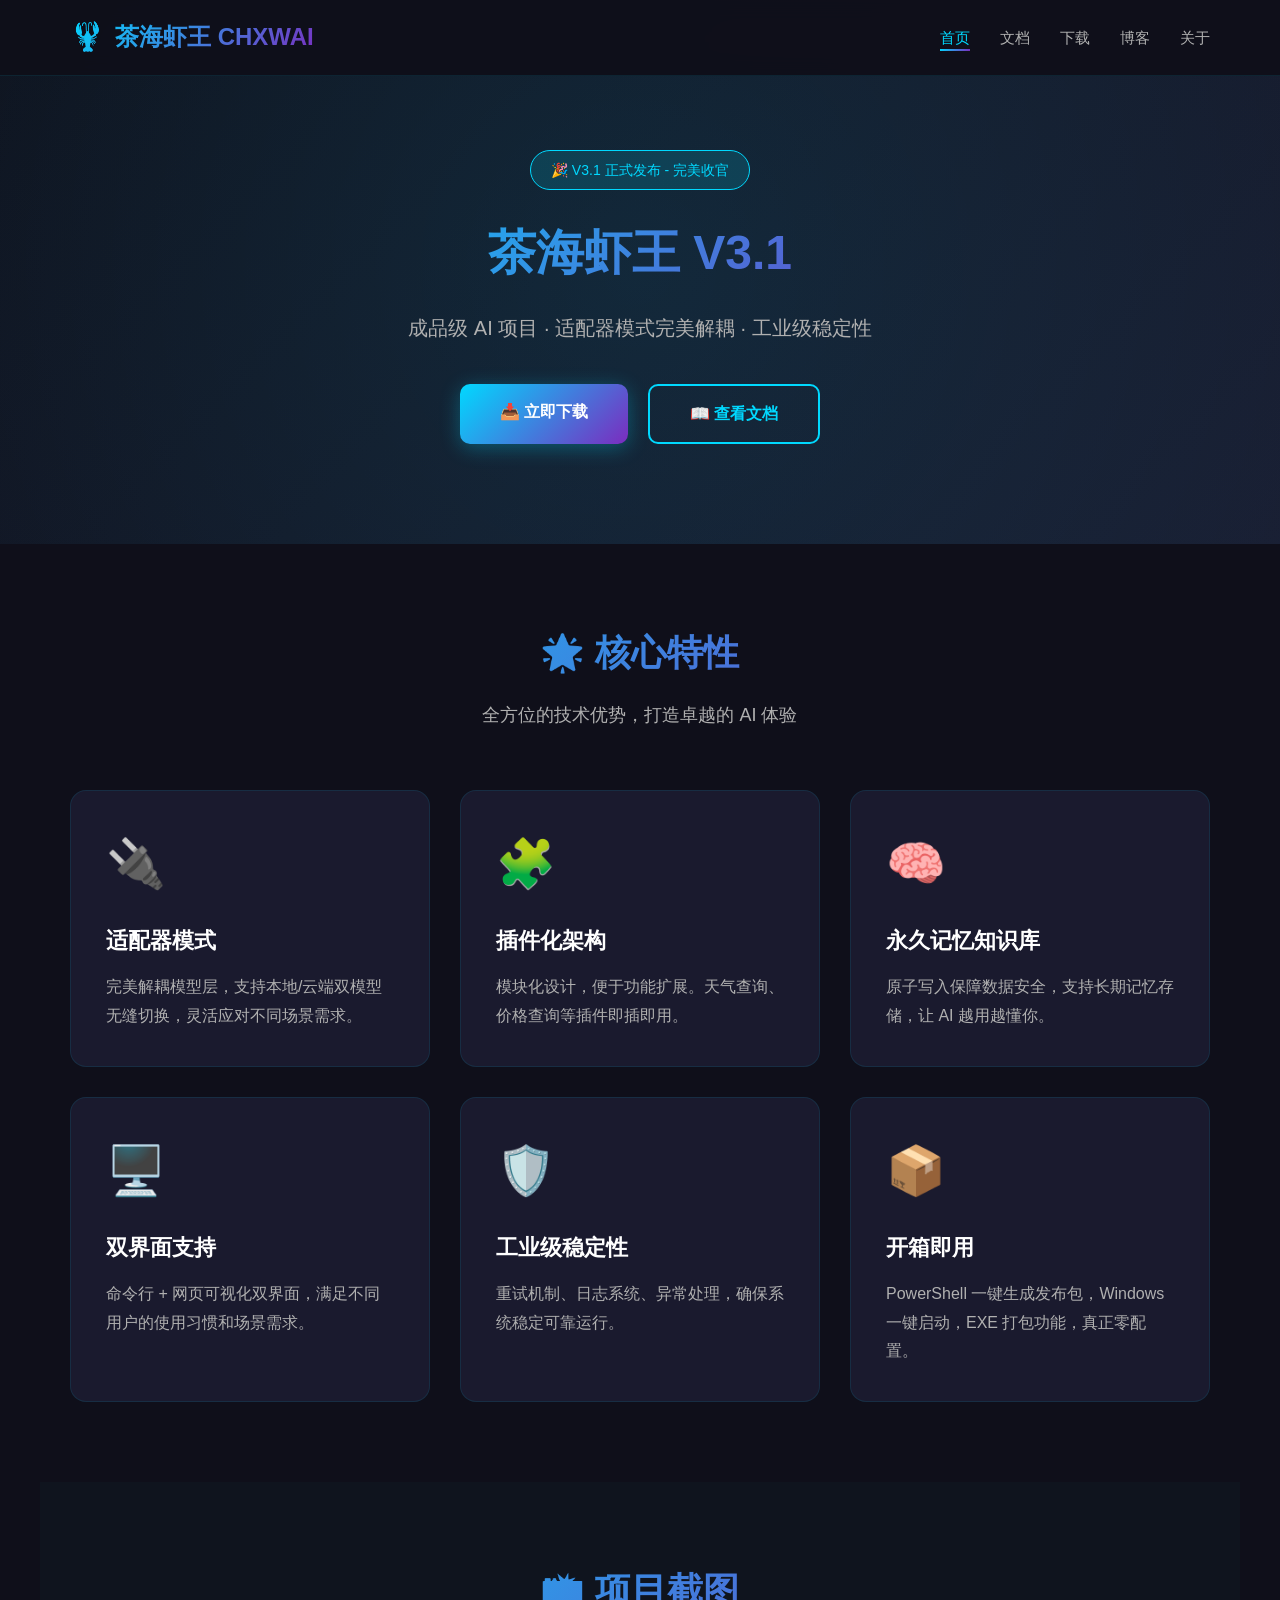
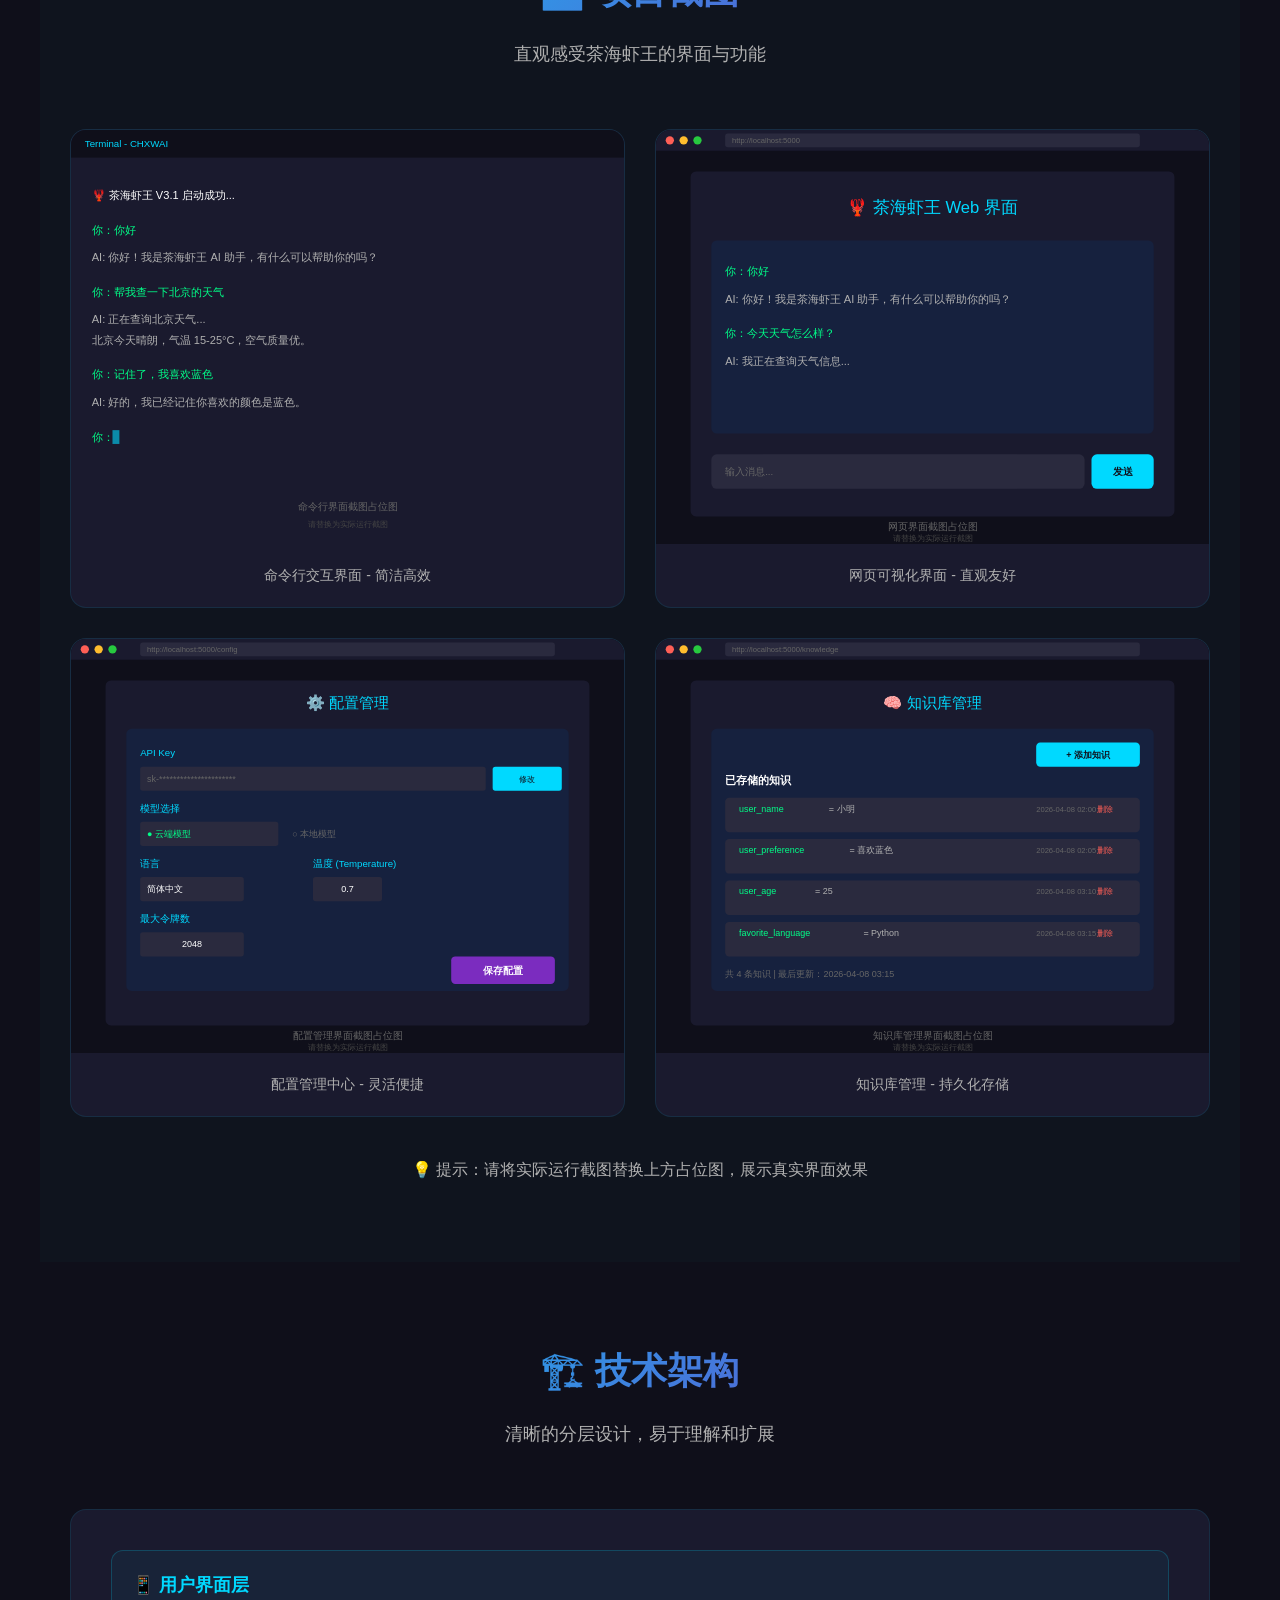
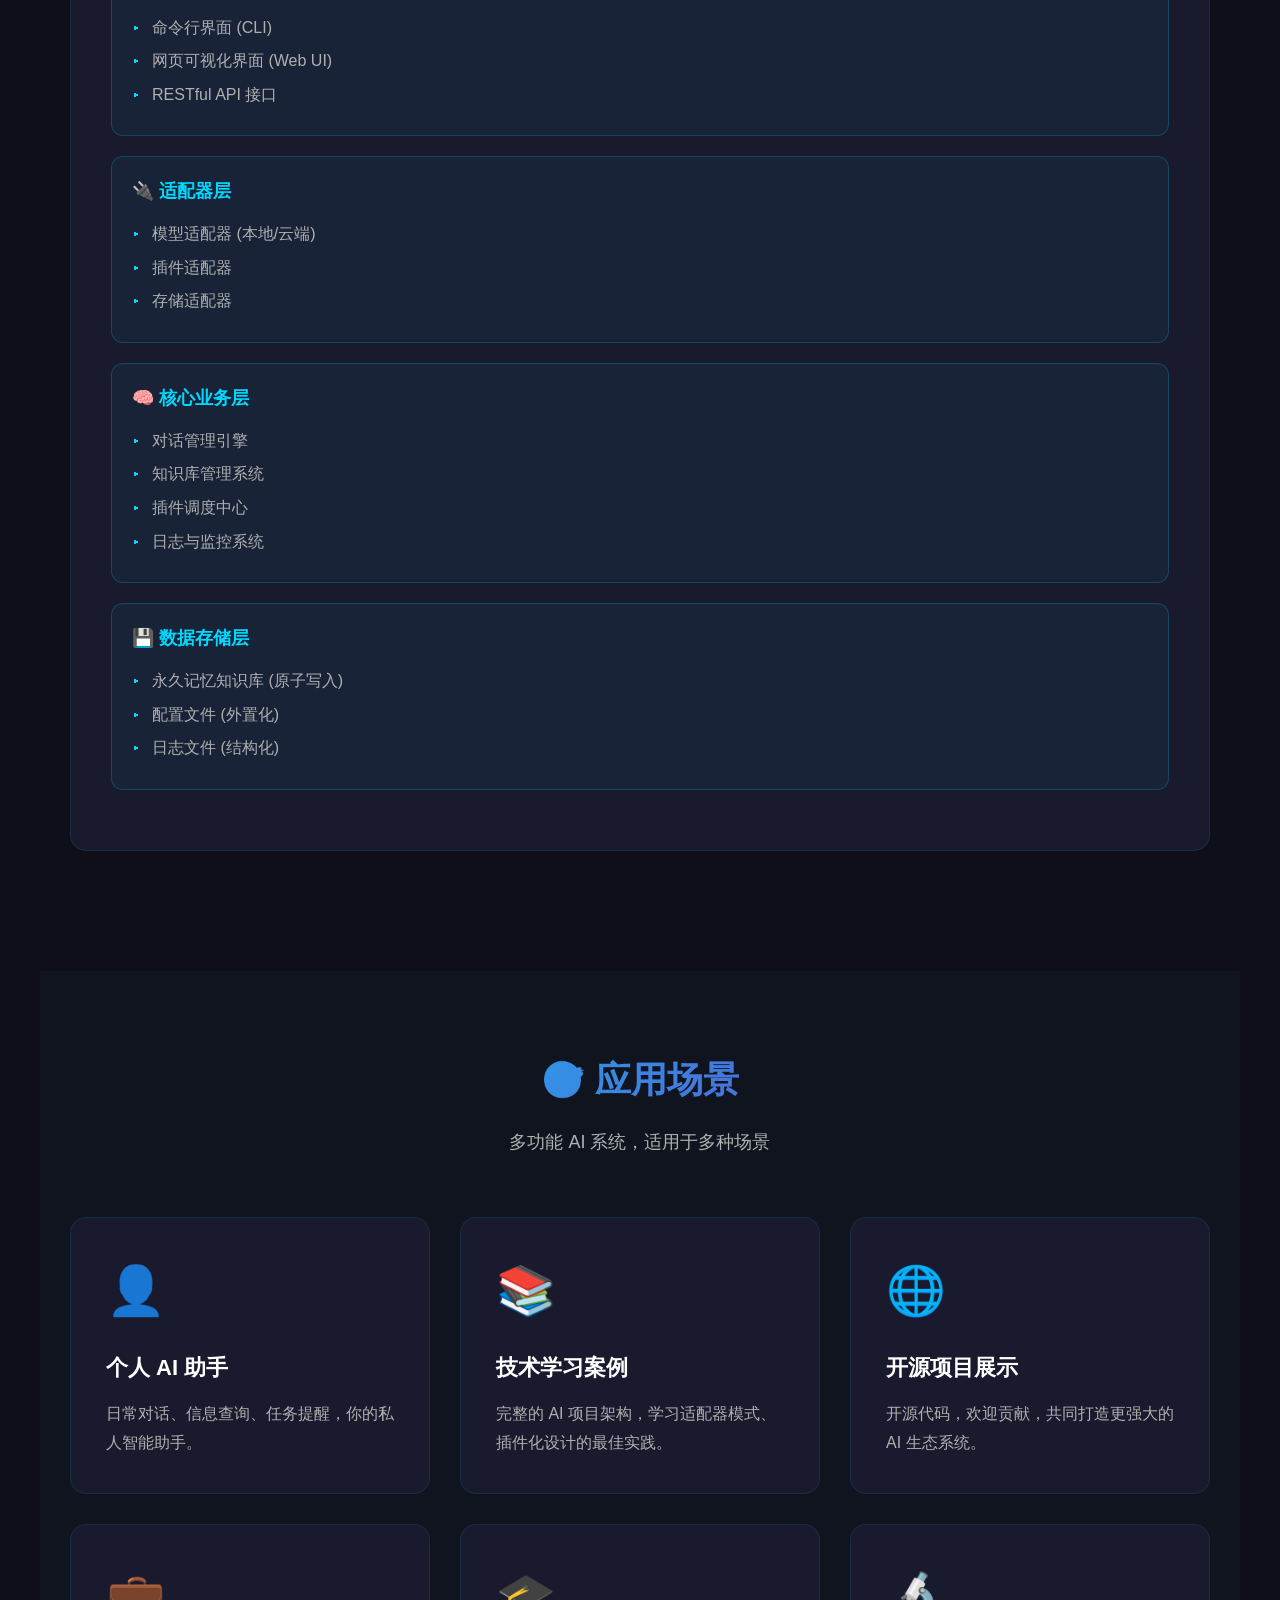
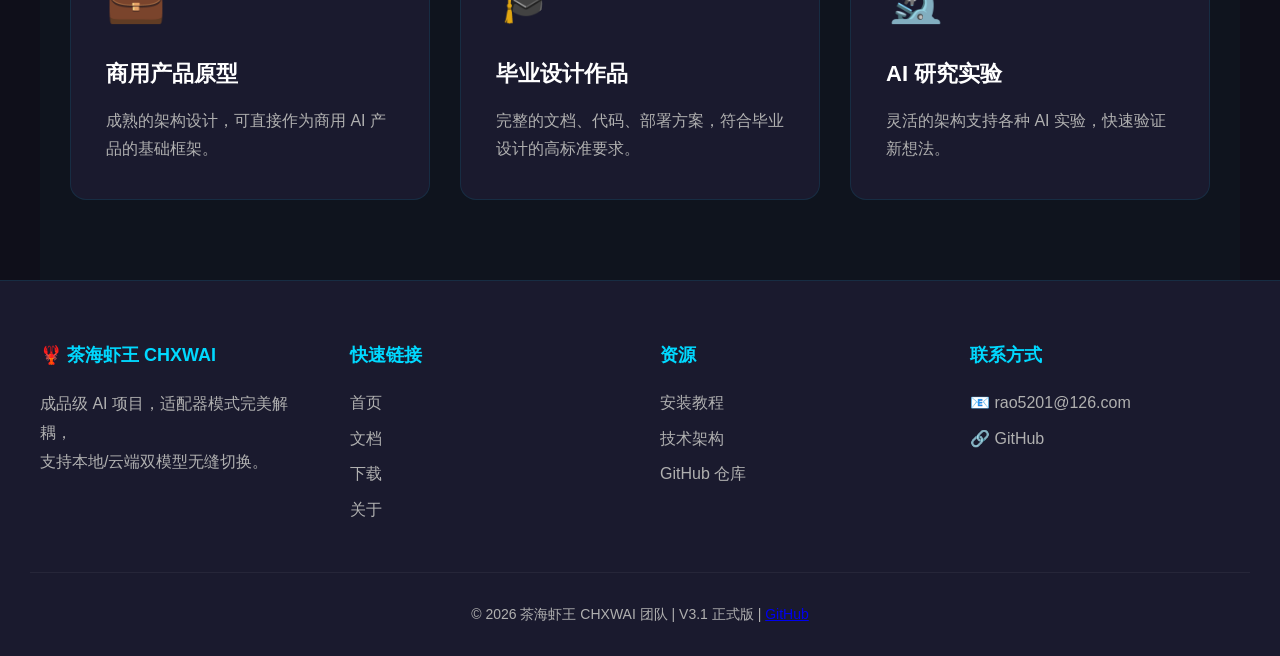
<file: index.html>
<!DOCTYPE html>
<html lang="zh-CN">
<head>
    <meta charset="UTF-8">
    <meta name="viewport" content="width=device-width, initial-scale=1.0">
    <meta name="description" content="茶海虾王 V3.1 - 成品级 AI 项目，适配器模式解耦，支持本地/云端双模型，永久记忆知识库，插件化架构">
    <meta name="keywords" content="AI,茶海虾王，CHXWAI，量化交易，智能助手，知识库，插件系统">
    <meta name="author" content="茶海虾王团队">
    
    <!-- Open Graph -->
    <meta property="og:title" content="茶海虾王 V3.1 - 成品级 AI 项目">
    <meta property="og:description" content="适配器模式完美解耦，支持本地/云端双模型无缝切换">
    <meta property="og:type" content="website">
    
    <title>茶海虾王 V3.1 - 官网</title>
    <link rel="stylesheet" href="styles.css">
</head>
<body>
    <!-- 导航栏 -->
    <nav class="navbar">
        <div class="navbar-container">
            <a href="index.html" class="logo">
                <span class="logo-icon">🦞</span>
                茶海虾王 CHXWAI
            </a>
            <button class="mobile-menu-btn" onclick="toggleMobileMenu()">☰</button>
            <ul class="nav-links" id="navLinks">
                <li><a href="index.html" class="active">首页</a></li>
                <li><a href="docs.html">文档</a></li>
                <li><a href="download.html">下载</a></li>
                <li><a href="blog.html">博客</a></li>
                <li><a href="about.html">关于</a></li>
            </ul>
        </div>
    </nav>

    <!-- 英雄区 -->
    <section class="hero">
        <div class="hero-content">
            <span class="version-badge">🎉 V3.1 正式发布 - 完美收官</span>
            <h1>茶海虾王 V3.1</h1>
            <p class="subtitle">成品级 AI 项目 · 适配器模式完美解耦 · 工业级稳定性</p>
            <div class="hero-buttons">
                <a href="download.html" class="btn btn-primary">📥 立即下载</a>
                <a href="docs.html" class="btn btn-secondary">📖 查看文档</a>
            </div>
        </div>
    </section>

    <!-- 核心特性 -->
    <section class="container">
        <h2 class="section-title">🌟 核心特性</h2>
        <p class="section-subtitle">全方位的技术优势，打造卓越的 AI 体验</p>
        
        <div class="features-grid">
            <div class="feature-card">
                <div class="icon">🔌</div>
                <h3>适配器模式</h3>
                <p>完美解耦模型层，支持本地/云端双模型无缝切换，灵活应对不同场景需求。</p>
            </div>
            <div class="feature-card">
                <div class="icon">🧩</div>
                <h3>插件化架构</h3>
                <p>模块化设计，便于功能扩展。天气查询、价格查询等插件即插即用。</p>
            </div>
            <div class="feature-card">
                <div class="icon">🧠</div>
                <h3>永久记忆知识库</h3>
                <p>原子写入保障数据安全，支持长期记忆存储，让 AI 越用越懂你。</p>
            </div>
            <div class="feature-card">
                <div class="icon">🖥️</div>
                <h3>双界面支持</h3>
                <p>命令行 + 网页可视化双界面，满足不同用户的使用习惯和场景需求。</p>
            </div>
            <div class="feature-card">
                <div class="icon">🛡️</div>
                <h3>工业级稳定性</h3>
                <p>重试机制、日志系统、异常处理，确保系统稳定可靠运行。</p>
            </div>
            <div class="feature-card">
                <div class="icon">📦</div>
                <h3>开箱即用</h3>
                <p>PowerShell 一键生成发布包，Windows 一键启动，EXE 打包功能，真正零配置。</p>
            </div>
        </div>
    </section>

    <!-- 项目截图 -->
    <section class="container" style="background: rgba(0, 217, 255, 0.02);">
        <h2 class="section-title">📸 项目截图</h2>
        <p class="section-subtitle">直观感受茶海虾王的界面与功能</p>
        
        <div class="screenshots-grid">
            <div class="screenshot-card">
                <img src="screenshots/placeholder-cli.svg" alt="命令行界面" style="width:100%;height:auto;">
                <div class="caption">命令行交互界面 - 简洁高效</div>
            </div>
            <div class="screenshot-card">
                <img src="screenshots/placeholder-web.svg" alt="网页界面" style="width:100%;height:auto;">
                <div class="caption">网页可视化界面 - 直观友好</div>
            </div>
            <div class="screenshot-card">
                <img src="screenshots/placeholder-config.svg" alt="配置管理界面" style="width:100%;height:auto;">
                <div class="caption">配置管理中心 - 灵活便捷</div>
            </div>
            <div class="screenshot-card">
                <img src="screenshots/placeholder-knowledge.svg" alt="知识库管理界面" style="width:100%;height:auto;">
                <div class="caption">知识库管理 - 持久化存储</div>
            </div>
        </div>
        
        <p class="text-center mt-40" style="color: var(--text-secondary);">
            💡 提示：请将实际运行截图替换上方占位图，展示真实界面效果
        </p>
    </section>

    <!-- 技术架构 -->
    <section class="container">
        <h2 class="section-title">🏗️ 技术架构</h2>
        <p class="section-subtitle">清晰的分层设计，易于理解和扩展</p>
        
        <div class="architecture-diagram">
            <div class="arch-layer">
                <h4>📱 用户界面层</h4>
                <ul>
                    <li>命令行界面 (CLI)</li>
                    <li>网页可视化界面 (Web UI)</li>
                    <li>RESTful API 接口</li>
                </ul>
            </div>
            <div class="arch-layer">
                <h4>🔌 适配器层</h4>
                <ul>
                    <li>模型适配器 (本地/云端)</li>
                    <li>插件适配器</li>
                    <li>存储适配器</li>
                </ul>
            </div>
            <div class="arch-layer">
                <h4>🧠 核心业务层</h4>
                <ul>
                    <li>对话管理引擎</li>
                    <li>知识库管理系统</li>
                    <li>插件调度中心</li>
                    <li>日志与监控系统</li>
                </ul>
            </div>
            <div class="arch-layer">
                <h4>💾 数据存储层</h4>
                <ul>
                    <li>永久记忆知识库 (原子写入)</li>
                    <li>配置文件 (外置化)</li>
                    <li>日志文件 (结构化)</li>
                </ul>
            </div>
        </div>
    </section>

    <!-- 应用场景 -->
    <section class="container" style="background: rgba(0, 217, 255, 0.02);">
        <h2 class="section-title">🎯 应用场景</h2>
        <p class="section-subtitle">多功能 AI 系统，适用于多种场景</p>
        
        <div class="features-grid">
            <div class="feature-card">
                <div class="icon">👤</div>
                <h3>个人 AI 助手</h3>
                <p>日常对话、信息查询、任务提醒，你的私人智能助手。</p>
            </div>
            <div class="feature-card">
                <div class="icon">📚</div>
                <h3>技术学习案例</h3>
                <p>完整的 AI 项目架构，学习适配器模式、插件化设计的最佳实践。</p>
            </div>
            <div class="feature-card">
                <div class="icon">🌐</div>
                <h3>开源项目展示</h3>
                <p>开源代码，欢迎贡献，共同打造更强大的 AI 生态系统。</p>
            </div>
            <div class="feature-card">
                <div class="icon">💼</div>
                <h3>商用产品原型</h3>
                <p>成熟的架构设计，可直接作为商用 AI 产品的基础框架。</p>
            </div>
            <div class="feature-card">
                <div class="icon">🎓</div>
                <h3>毕业设计作品</h3>
                <p>完整的文档、代码、部署方案，符合毕业设计的高标准要求。</p>
            </div>
            <div class="feature-card">
                <div class="icon">🔬</div>
                <h3>AI 研究实验</h3>
                <p>灵活的架构支持各种 AI 实验，快速验证新想法。</p>
            </div>
        </div>
    </section>

    <!-- 页脚 -->
    <footer class="footer">
        <div class="footer-content">
            <div class="footer-section">
                <h4>🦞 茶海虾王 CHXWAI</h4>
                <p style="color: var(--text-secondary); line-height: 1.8;">
                    成品级 AI 项目，适配器模式完美解耦，<br>
                    支持本地/云端双模型无缝切换。
                </p>
            </div>
            <div class="footer-section">
                <h4>快速链接</h4>
                <ul>
                    <li><a href="index.html">首页</a></li>
                    <li><a href="docs.html">文档</a></li>
                    <li><a href="download.html">下载</a></li>
                    <li><a href="about.html">关于</a></li>
                </ul>
            </div>
            <div class="footer-section">
                <h4>资源</h4>
                <ul>
                    <li><a href="docs.html#install">安装教程</a></li>
                    <li><a href="docs.html#architecture">技术架构</a></li>
                    <li><a href="https://github.com/rao5201/CHXWAI" target="_blank">GitHub 仓库</a></li>
                </ul>
            </div>
            <div class="footer-section">
                <h4>联系方式</h4>
                <ul>
                    <li><a href="mailto:rao5201@126.com">📧 rao5201@126.com</a></li>
                    <li><a href="https://github.com/rao5201/CHXWAI" target="_blank">🔗 GitHub</a></li>
                </ul>
            </div>
        </div>
        <div class="footer-bottom">
            <p>© 2026 茶海虾王 CHXWAI 团队 | V3.1 正式版 | 
            <a href="https://github.com/rao5201/CHXWAI" target="_blank">GitHub</a></p>
        </div>
    </footer>

    <script src="script.js"></script>
</body>
</html>
</file>
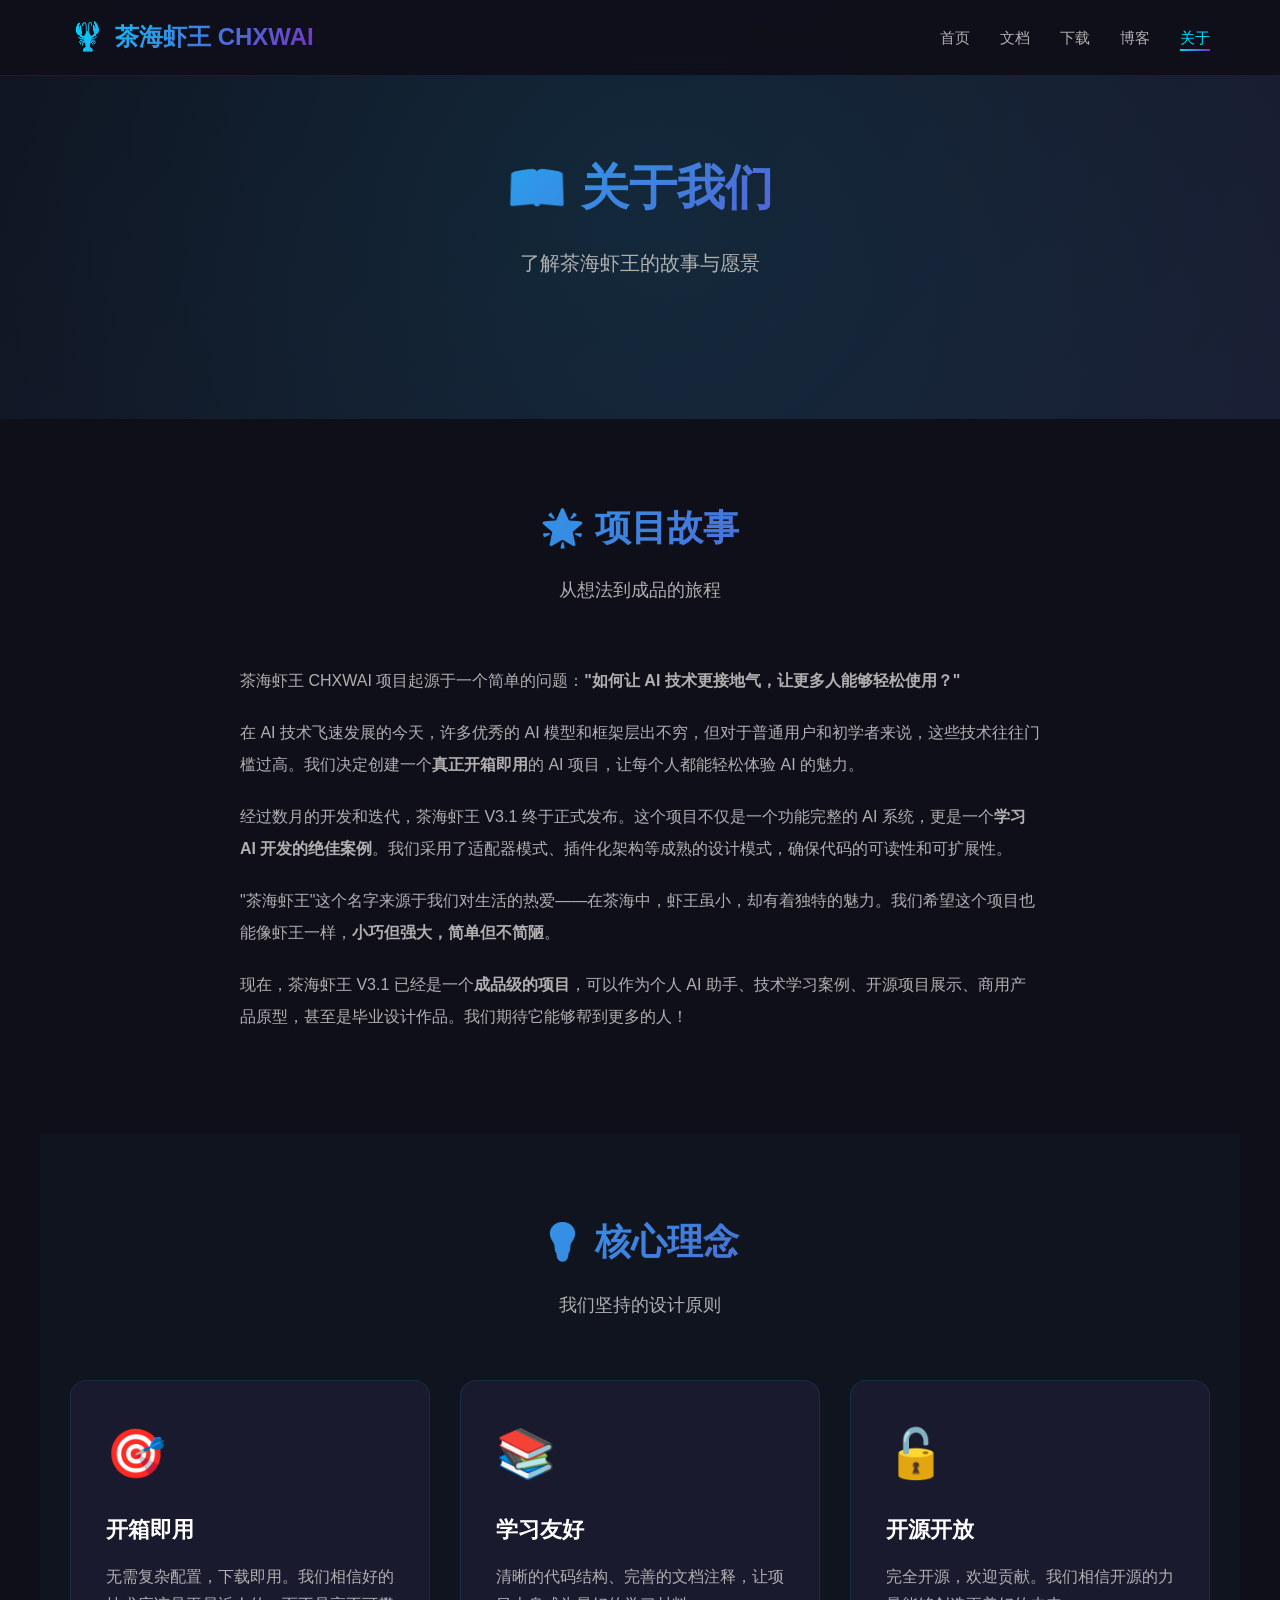
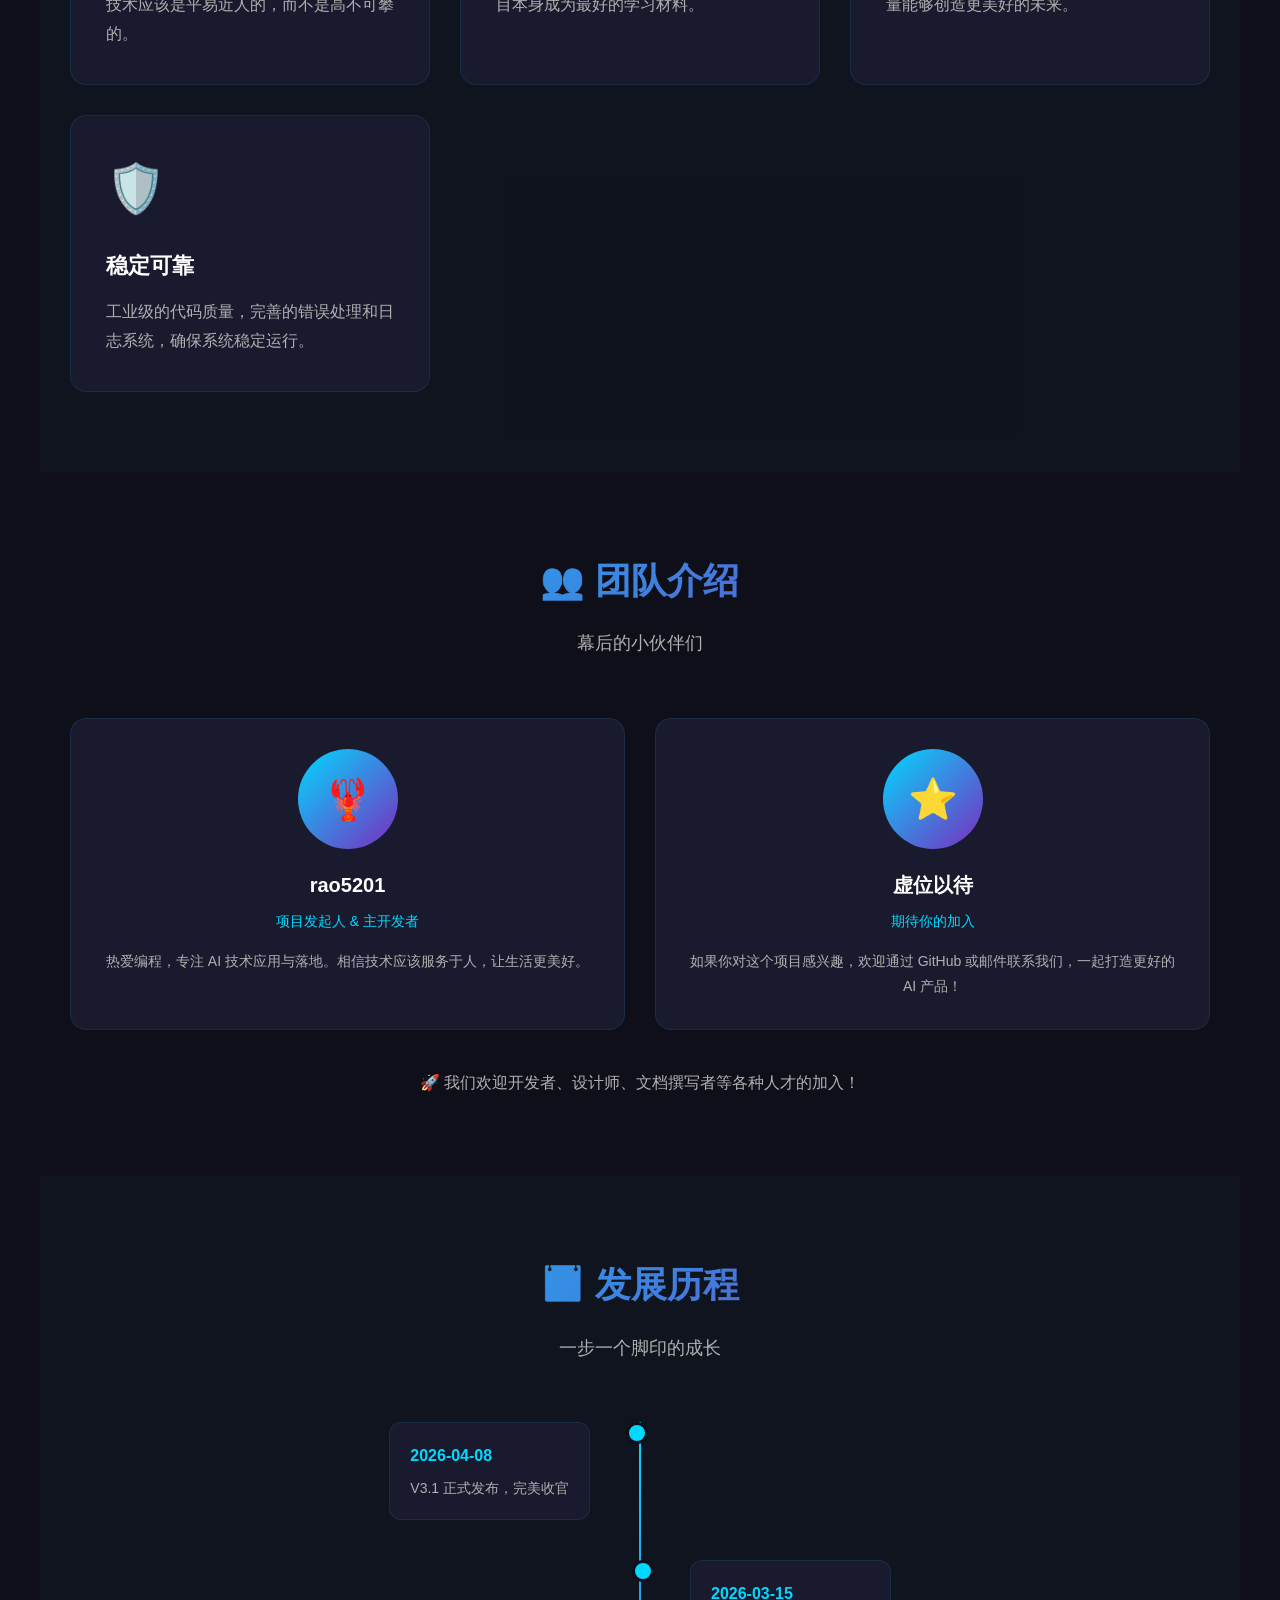
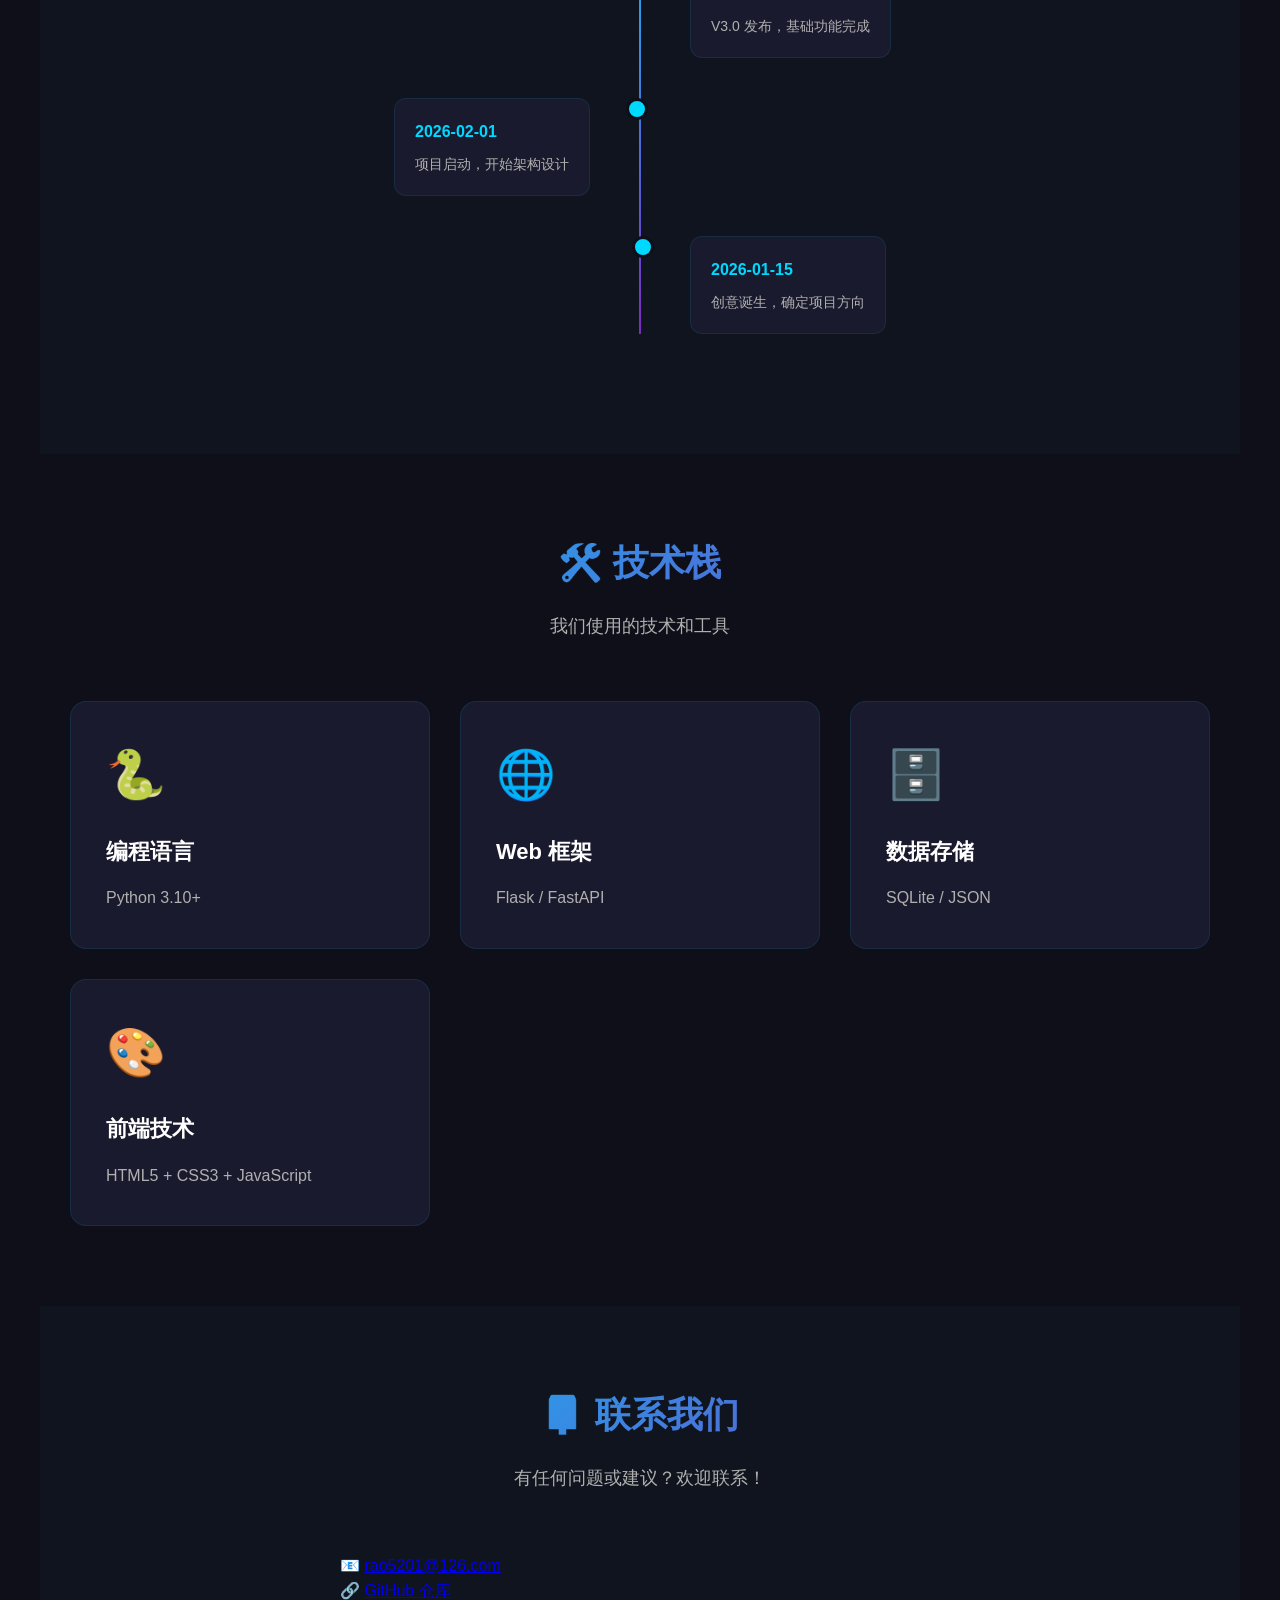
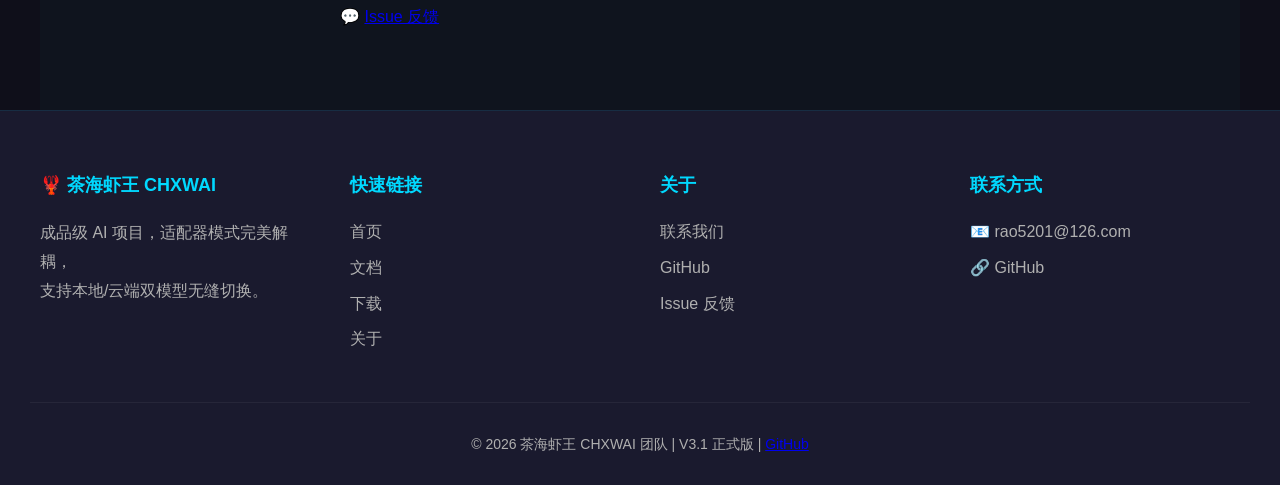
<file: about.html>
<!DOCTYPE html>
<html lang="zh-CN">
<head>
    <meta charset="UTF-8">
    <meta name="viewport" content="width=device-width, initial-scale=1.0">
    <meta name="description" content="关于茶海虾王 - 项目故事、团队介绍、发展历程">
    <title>关于 - 茶海虾王 V3.1</title>
    <link rel="stylesheet" href="styles.css">
</head>
<body>
    <!-- 导航栏 -->
    <nav class="navbar">
        <div class="navbar-container">
            <a href="index.html" class="logo">
                <span class="logo-icon">🦞</span>
                茶海虾王 CHXWAI
            </a>
            <button class="mobile-menu-btn" onclick="toggleMobileMenu()">☰</button>
            <ul class="nav-links" id="navLinks">
                <li><a href="index.html">首页</a></li>
                <li><a href="docs.html">文档</a></li>
                <li><a href="download.html">下载</a></li>
                <li><a href="blog.html">博客</a></li>
                <li><a href="about.html" class="active">关于</a></li>
            </ul>
        </div>
    </nav>

    <!-- 英雄区 -->
    <section class="hero">
        <div class="hero-content">
            <h1>📖 关于我们</h1>
            <p class="subtitle">了解茶海虾王的故事与愿景</p>
        </div>
    </section>

    <!-- 项目故事 -->
    <section class="container">
        <h2 class="section-title">🌟 项目故事</h2>
        <p class="section-subtitle">从想法到成品的旅程</p>
        
        <div style="max-width: 800px; margin: 0 auto; color: var(--text-secondary); line-height: 2; font-size: 16px;">
            <p style="margin-bottom: 20px;">
                茶海虾王 CHXWAI 项目起源于一个简单的问题：<strong>"如何让 AI 技术更接地气，让更多人能够轻松使用？"</strong>
            </p>
            
            <p style="margin-bottom: 20px;">
                在 AI 技术飞速发展的今天，许多优秀的 AI 模型和框架层出不穷，但对于普通用户和初学者来说，这些技术往往门槛过高。我们决定创建一个<strong>真正开箱即用</strong>的 AI 项目，让每个人都能轻松体验 AI 的魅力。
            </p>
            
            <p style="margin-bottom: 20px;">
                经过数月的开发和迭代，茶海虾王 V3.1 终于正式发布。这个项目不仅是一个功能完整的 AI 系统，更是一个<strong>学习 AI 开发的绝佳案例</strong>。我们采用了适配器模式、插件化架构等成熟的设计模式，确保代码的可读性和可扩展性。
            </p>
            
            <p style="margin-bottom: 20px;">
                "茶海虾王"这个名字来源于我们对生活的热爱——在茶海中，虾王虽小，却有着独特的魅力。我们希望这个项目也能像虾王一样，<strong>小巧但强大，简单但不简陋</strong>。
            </p>
            
            <p style="margin-bottom: 20px;">
                现在，茶海虾王 V3.1 已经是一个<strong>成品级的项目</strong>，可以作为个人 AI 助手、技术学习案例、开源项目展示、商用产品原型，甚至是毕业设计作品。我们期待它能够帮到更多的人！
            </p>
        </div>
    </section>

    <!-- 核心理念 -->
    <section class="container" style="background: rgba(0, 217, 255, 0.02);">
        <h2 class="section-title">💡 核心理念</h2>
        <p class="section-subtitle">我们坚持的设计原则</p>
        
        <div class="features-grid">
            <div class="feature-card">
                <div class="icon">🎯</div>
                <h3>开箱即用</h3>
                <p>无需复杂配置，下载即用。我们相信好的技术应该是平易近人的，而不是高不可攀的。</p>
            </div>
            
            <div class="feature-card">
                <div class="icon">📚</div>
                <h3>学习友好</h3>
                <p>清晰的代码结构、完善的文档注释，让项目本身成为最好的学习材料。</p>
            </div>
            
            <div class="feature-card">
                <div class="icon">🔓</div>
                <h3>开源开放</h3>
                <p>完全开源，欢迎贡献。我们相信开源的力量能够创造更美好的未来。</p>
            </div>
            
            <div class="feature-card">
                <div class="icon">🛡️</div>
                <h3>稳定可靠</h3>
                <p>工业级的代码质量，完善的错误处理和日志系统，确保系统稳定运行。</p>
            </div>
        </div>
    </section>

    <!-- 团队介绍 -->
    <section class="container">
        <h2 class="section-title">👥 团队介绍</h2>
        <p class="section-subtitle">幕后的小伙伴们</p>
        
        <div class="team-grid">
            <div class="team-card">
                <div class="avatar">🦞</div>
                <h3>rao5201</h3>
                <p class="role">项目发起人 & 主开发者</p>
                <p>热爱编程，专注 AI 技术应用与落地。相信技术应该服务于人，让生活更美好。</p>
            </div>
            
            <div class="team-card">
                <div class="avatar">⭐</div>
                <h3>虚位以待</h3>
                <p class="role">期待你的加入</p>
                <p>如果你对这个项目感兴趣，欢迎通过 GitHub 或邮件联系我们，一起打造更好的 AI 产品！</p>
            </div>
        </div>
        
        <p class="text-center mt-40" style="color: var(--text-secondary);">
            🚀 我们欢迎开发者、设计师、文档撰写者等各种人才的加入！
        </p>
    </section>

    <!-- 发展历程 -->
    <section class="container" style="background: rgba(0, 217, 255, 0.02);">
        <h2 class="section-title">📅 发展历程</h2>
        <p class="section-subtitle">一步一个脚印的成长</p>
        
        <div class="timeline">
            <div class="timeline-item">
                <div class="timeline-content">
                    <h4>2026-04-08</h4>
                    <p>V3.1 正式发布，完美收官</p>
                </div>
            </div>
            
            <div class="timeline-item">
                <div class="timeline-content">
                    <h4>2026-03-15</h4>
                    <p>V3.0 发布，基础功能完成</p>
                </div>
            </div>
            
            <div class="timeline-item">
                <div class="timeline-content">
                    <h4>2026-02-01</h4>
                    <p>项目启动，开始架构设计</p>
                </div>
            </div>
            
            <div class="timeline-item">
                <div class="timeline-content">
                    <h4>2026-01-15</h4>
                    <p>创意诞生，确定项目方向</p>
                </div>
            </div>
        </div>
    </section>

    <!-- 技术栈 -->
    <section class="container">
        <h2 class="section-title">🛠️ 技术栈</h2>
        <p class="section-subtitle">我们使用的技术和工具</p>
        
        <div class="features-grid">
            <div class="feature-card">
                <div class="icon">🐍</div>
                <h3>编程语言</h3>
                <p style="color: var(--text-secondary); margin-top: 10px;">
                    Python 3.10+
                </p>
            </div>
            
            <div class="feature-card">
                <div class="icon">🌐</div>
                <h3>Web 框架</h3>
                <p style="color: var(--text-secondary); margin-top: 10px;">
                    Flask / FastAPI
                </p>
            </div>
            
            <div class="feature-card">
                <div class="icon">🗄️</div>
                <h3>数据存储</h3>
                <p style="color: var(--text-secondary); margin-top: 10px;">
                    SQLite / JSON
                </p>
            </div>
            
            <div class="feature-card">
                <div class="icon">🎨</div>
                <h3>前端技术</h3>
                <p style="color: var(--text-secondary); margin-top: 10px;">
                    HTML5 + CSS3 + JavaScript
                </p>
            </div>
        </div>
    </section>

    <!-- 联系方式 -->
    <section class="container" style="background: rgba(0, 217, 255, 0.02);" id="contact">
        <h2 class="section-title">📮 联系我们</h2>
        <p class="section-subtitle">有任何问题或建议？欢迎联系！</p>
        
        <div class="contact-card" style="max-width: 600px; margin: 0 auto;">
            <div class="contact-item">
                <span class="icon">📧</span>
                <a href="mailto:rao5201@126.com">rao5201@126.com</a>
            </div>
            <div class="contact-item">
                <span class="icon">🔗</span>
                <a href="https://github.com/rao5201/CHXWAI" target="_blank">GitHub 仓库</a>
            </div>
            <div class="contact-item">
                <span class="icon">💬</span>
                <a href="https://github.com/rao5201/CHXWAI/issues" target="_blank">Issue 反馈</a>
            </div>
        </div>
    </section>

    <!-- 页脚 -->
    <footer class="footer">
        <div class="footer-content">
            <div class="footer-section">
                <h4>🦞 茶海虾王 CHXWAI</h4>
                <p style="color: var(--text-secondary); line-height: 1.8;">
                    成品级 AI 项目，适配器模式完美解耦，<br>
                    支持本地/云端双模型无缝切换。
                </p>
            </div>
            <div class="footer-section">
                <h4>快速链接</h4>
                <ul>
                    <li><a href="index.html">首页</a></li>
                    <li><a href="docs.html">文档</a></li>
                    <li><a href="download.html">下载</a></li>
                    <li><a href="about.html">关于</a></li>
                </ul>
            </div>
            <div class="footer-section">
                <h4>关于</h4>
                <ul>
                    <li><a href="#contact">联系我们</a></li>
                    <li><a href="https://github.com/rao5201/CHXWAI" target="_blank">GitHub</a></li>
                    <li><a href="https://github.com/rao5201/CHXWAI/issues" target="_blank">Issue 反馈</a></li>
                </ul>
            </div>
            <div class="footer-section">
                <h4>联系方式</h4>
                <ul>
                    <li><a href="mailto:rao5201@126.com">📧 rao5201@126.com</a></li>
                    <li><a href="https://github.com/rao5201/CHXWAI" target="_blank">🔗 GitHub</a></li>
                </ul>
            </div>
        </div>
        <div class="footer-bottom">
            <p>© 2026 茶海虾王 CHXWAI 团队 | V3.1 正式版 | 
            <a href="https://github.com/rao5201/CHXWAI" target="_blank">GitHub</a></p>
        </div>
    </footer>

    <script src="script.js"></script>
</body>
</html>
</file>
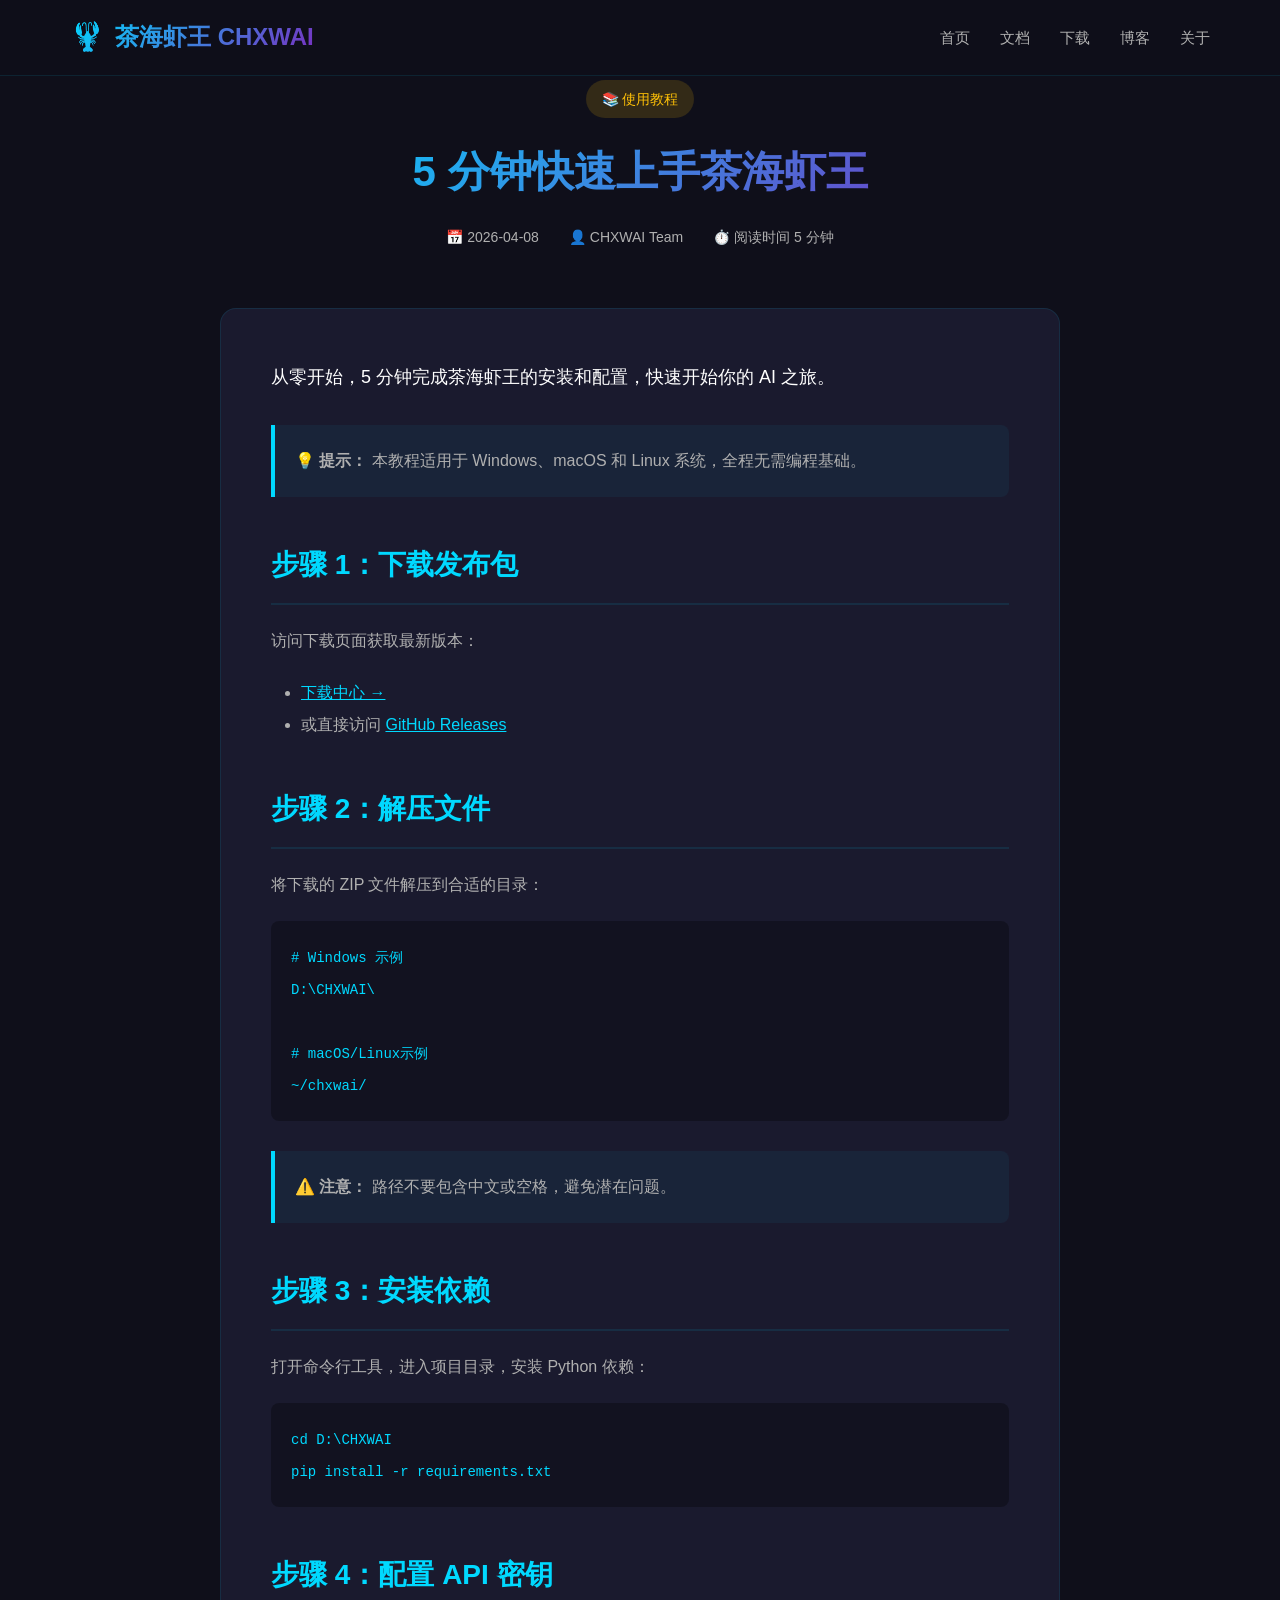
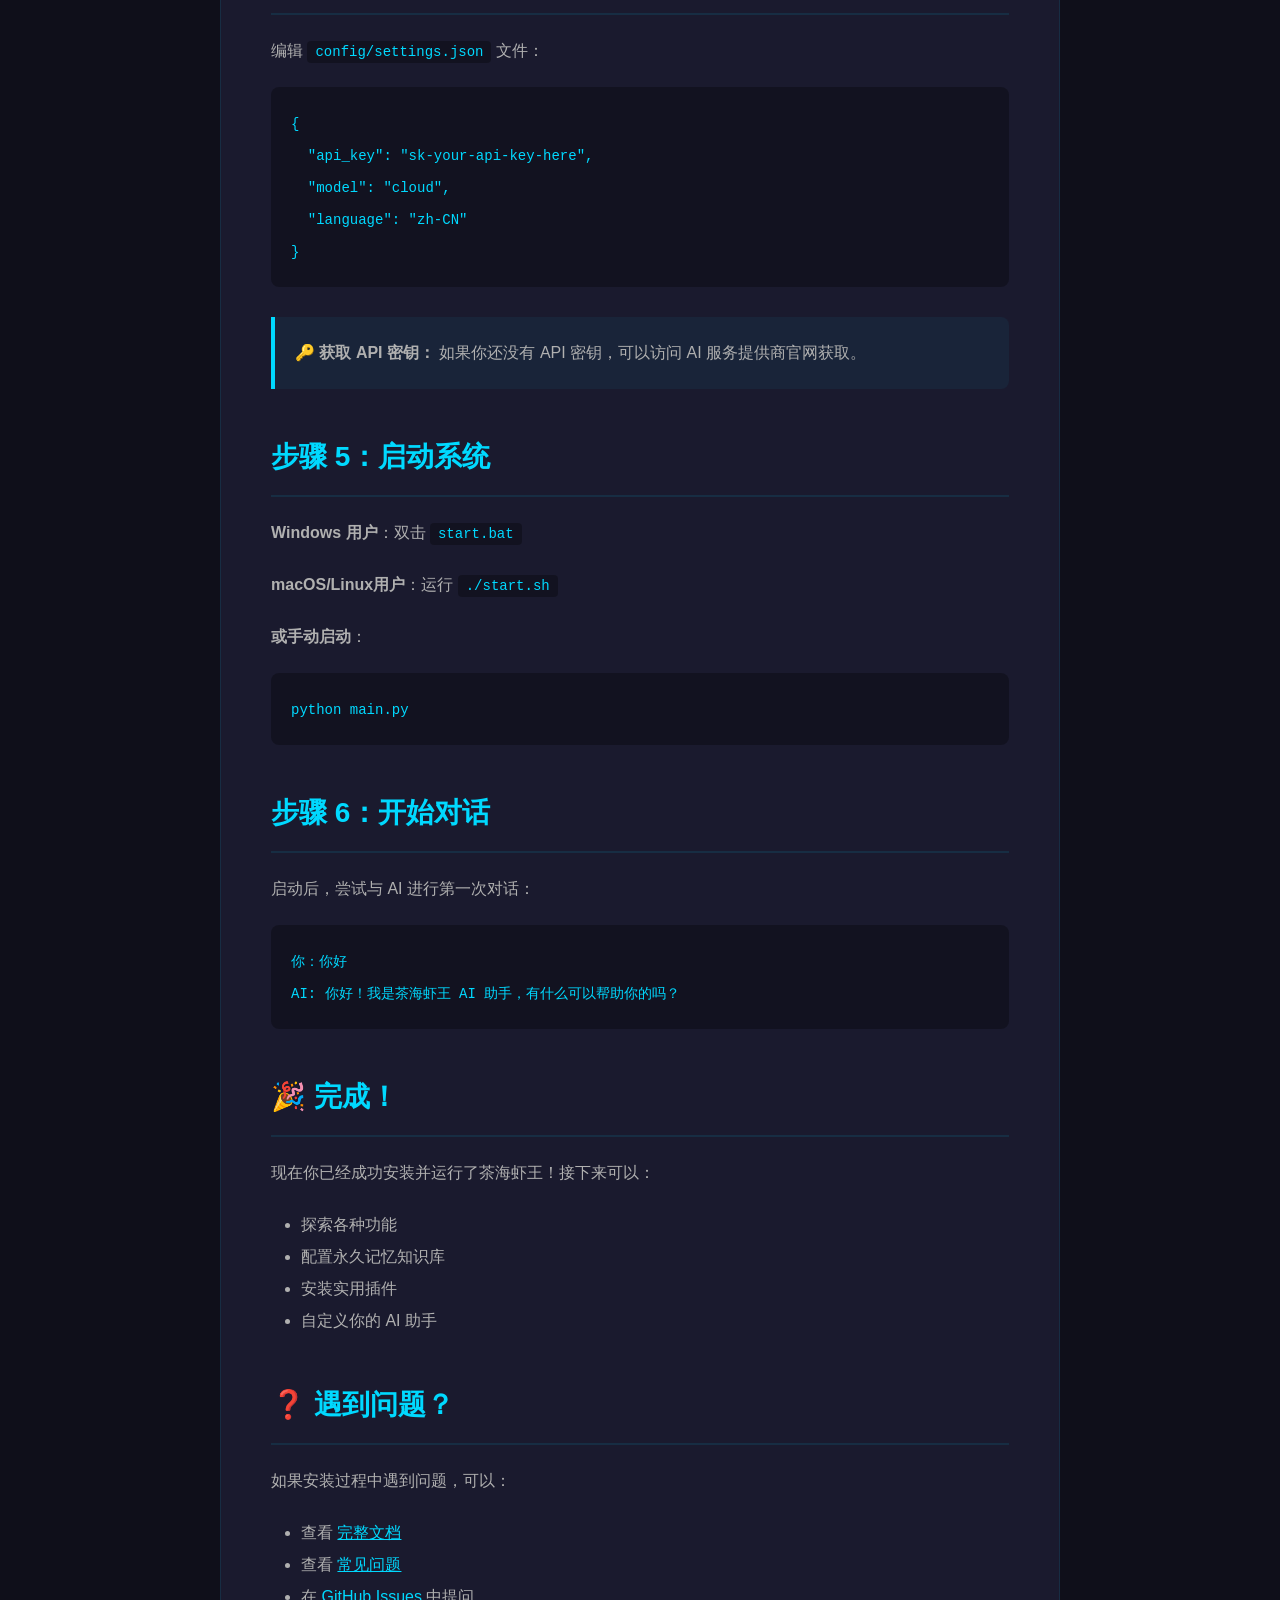
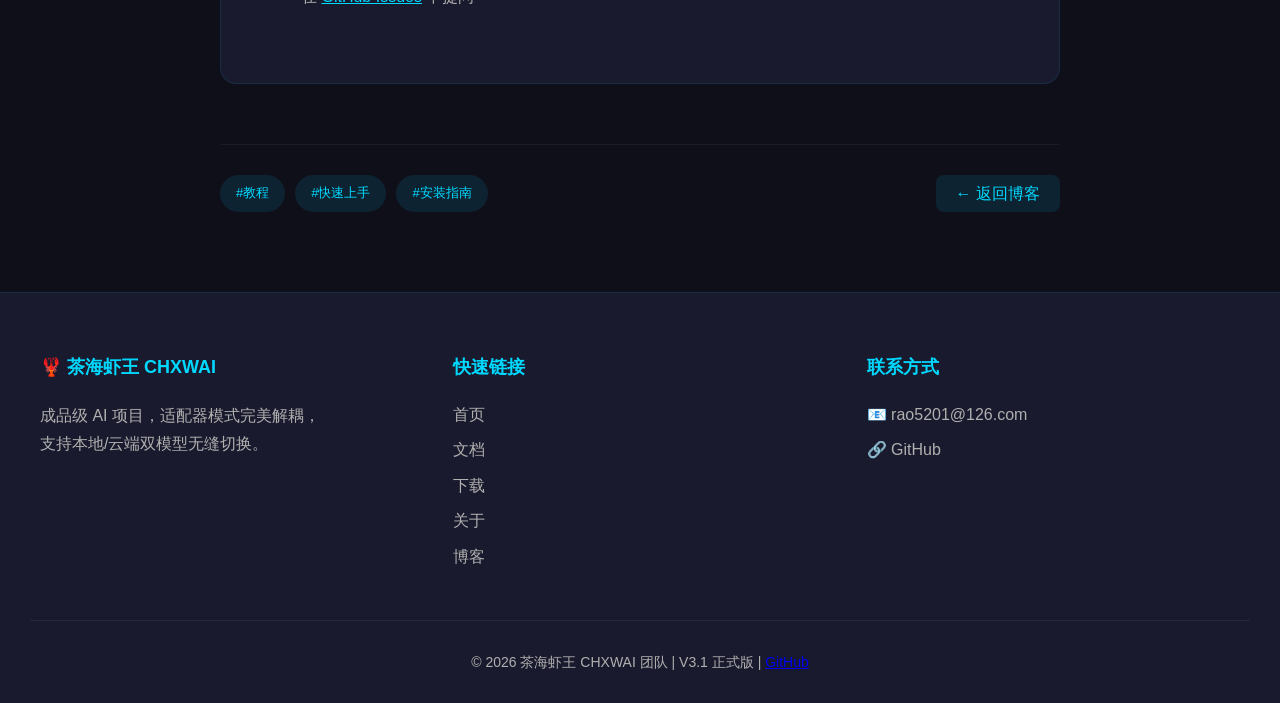
<file: blog-quickstart.html>
<!DOCTYPE html>
<html lang="zh-CN">
<head>
    <meta charset="UTF-8">
    <meta name="viewport" content="width=device-width, initial-scale=1.0">
    <meta name="description" content="5 分钟快速上手茶海虾王 - 从零开始的安装配置教程">
    <title>5 分钟快速上手茶海虾王 - 茶海虾王 V3.1</title>
    <link rel="stylesheet" href="styles.css">
    <style>
        /* 文章页面特有样式（复用 blog-v3.1-release.html 的样式） */
        .article-container {
            max-width: 900px;
            margin: 0 auto;
            padding: 80px 30px;
        }
        
        .article-header {
            text-align: center;
            margin-bottom: 60px;
        }
        
        .article-header .category {
            display: inline-block;
            background: rgba(255, 193, 7, 0.15);
            color: var(--warning);
            padding: 8px 16px;
            border-radius: 20px;
            font-size: 14px;
            margin-bottom: 20px;
        }
        
        .article-header h1 {
            font-size: 42px;
            margin-bottom: 20px;
            background: var(--gradient-main);
            -webkit-background-clip: text;
            -webkit-text-fill-color: transparent;
            background-clip: text;
        }
        
        .article-meta {
            display: flex;
            justify-content: center;
            gap: 30px;
            color: var(--text-secondary);
            font-size: 14px;
        }
        
        .article-content {
            background: var(--card-bg);
            padding: 50px;
            border-radius: 16px;
            border: 1px solid rgba(0, 217, 255, 0.1);
            line-height: 2;
        }
        
        .article-content h2 {
            color: var(--primary-color);
            font-size: 28px;
            margin: 40px 0 20px;
            padding-bottom: 10px;
            border-bottom: 2px solid rgba(0, 217, 255, 0.1);
        }
        
        .article-content h3 {
            color: var(--text-primary);
            font-size: 22px;
            margin: 30px 0 15px;
        }
        
        .article-content p {
            color: var(--text-secondary);
            margin-bottom: 20px;
        }
        
        .article-content ul,
        .article-content ol {
            color: var(--text-secondary);
            margin-left: 30px;
            margin-bottom: 20px;
            line-height: 2;
        }
        
        .article-content code {
            background: rgba(0, 0, 0, 0.3);
            padding: 3px 8px;
            border-radius: 4px;
            font-family: "Consolas", "Monaco", monospace;
            color: var(--primary-color);
            font-size: 14px;
        }
        
        .article-content pre {
            background: rgba(0, 0, 0, 0.3);
            padding: 20px;
            border-radius: 8px;
            overflow-x: auto;
            margin: 20px 0;
        }
        
        .article-content pre code {
            padding: 0;
            background: none;
        }
        
        .highlight-box {
            background: rgba(0, 217, 255, 0.05);
            border-left: 4px solid var(--primary-color);
            padding: 20px;
            margin: 30px 0;
            border-radius: 0 8px 8px 0;
        }
        
        .highlight-box p {
            margin: 0;
            color: var(--text-secondary);
        }
        
        .article-footer {
            margin-top: 60px;
            padding-top: 30px;
            border-top: 1px solid rgba(255, 255, 255, 0.05);
            display: flex;
            justify-content: space-between;
            align-items: center;
        }
        
        .article-tags {
            display: flex;
            gap: 10px;
        }
        
        .article-tags .tag {
            background: rgba(0, 217, 255, 0.1);
            color: var(--primary-color);
            padding: 8px 16px;
            border-radius: 20px;
            font-size: 13px;
            text-decoration: none;
        }
    </style>
</head>
<body>
    <!-- 导航栏 -->
    <nav class="navbar">
        <div class="navbar-container">
            <a href="index.html" class="logo">
                <span class="logo-icon">🦞</span>
                茶海虾王 CHXWAI
            </a>
            <button class="mobile-menu-btn" onclick="toggleMobileMenu()">☰</button>
            <ul class="nav-links" id="navLinks">
                <li><a href="index.html">首页</a></li>
                <li><a href="docs.html">文档</a></li>
                <li><a href="download.html">下载</a></li>
                <li><a href="blog.html">博客</a></li>
                <li><a href="about.html">关于</a></li>
            </ul>
        </div>
    </nav>

    <!-- 文章内容 -->
    <article class="article-container">
        <header class="article-header">
            <span class="category">📚 使用教程</span>
            <h1>5 分钟快速上手茶海虾王</h1>
            <div class="article-meta">
                <span>📅 2026-04-08</span>
                <span>👤 CHXWAI Team</span>
                <span>⏱️ 阅读时间 5 分钟</span>
            </div>
        </header>

        <div class="article-content">
            <p class="lead" style="font-size: 18px; color: var(--text-primary);">
                从零开始，5 分钟完成茶海虾王的安装和配置，快速开始你的 AI 之旅。
            </p>

            <div class="highlight-box">
                <p><strong>💡 提示：</strong> 本教程适用于 Windows、macOS 和 Linux 系统，全程无需编程基础。</p>
            </div>

            <h2>步骤 1：下载发布包</h2>
            <p>访问下载页面获取最新版本：</p>
            <ul>
                <li><a href="download.html" style="color: var(--primary-color);">下载中心 →</a></li>
                <li>或直接访问 <a href="https://github.com/rao5201/CHXWAI/releases" style="color: var(--primary-color);" target="_blank">GitHub Releases</a></li>
            </ul>

            <h2>步骤 2：解压文件</h2>
            <p>将下载的 ZIP 文件解压到合适的目录：</p>
            <pre><code># Windows 示例
D:\CHXWAI\

# macOS/Linux示例
~/chxwai/</code></pre>
            
            <div class="highlight-box">
                <p><strong>⚠️ 注意：</strong> 路径不要包含中文或空格，避免潜在问题。</p>
            </div>

            <h2>步骤 3：安装依赖</h2>
            <p>打开命令行工具，进入项目目录，安装 Python 依赖：</p>
            <pre><code>cd D:\CHXWAI
pip install -r requirements.txt</code></pre>

            <h2>步骤 4：配置 API 密钥</h2>
            <p>编辑 <code>config/settings.json</code> 文件：</p>
            <pre><code>{
  "api_key": "sk-your-api-key-here",
  "model": "cloud",
  "language": "zh-CN"
}</code></pre>

            <div class="highlight-box">
                <p><strong>🔑 获取 API 密钥：</strong> 如果你还没有 API 密钥，可以访问 AI 服务提供商官网获取。</p>
            </div>

            <h2>步骤 5：启动系统</h2>
            <p><strong>Windows 用户</strong>：双击 <code>start.bat</code></p>
            <p><strong>macOS/Linux用户</strong>：运行 <code>./start.sh</code></p>
            <p><strong>或手动启动</strong>：</p>
            <pre><code>python main.py</code></pre>

            <h2>步骤 6：开始对话</h2>
            <p>启动后，尝试与 AI 进行第一次对话：</p>
            <pre><code>你：你好
AI: 你好！我是茶海虾王 AI 助手，有什么可以帮助你的吗？</code></pre>

            <h2>🎉 完成！</h2>
            <p>现在你已经成功安装并运行了茶海虾王！接下来可以：</p>
            <ul>
                <li>探索各种功能</li>
                <li>配置永久记忆知识库</li>
                <li>安装实用插件</li>
                <li>自定义你的 AI 助手</li>
            </ul>

            <h2>❓ 遇到问题？</h2>
            <p>如果安装过程中遇到问题，可以：</p>
            <ul>
                <li>查看 <a href="docs.html" style="color: var(--primary-color);">完整文档</a></li>
                <li>查看 <a href="docs.html#faq" style="color: var(--primary-color);">常见问题</a></li>
                <li>在 <a href="https://github.com/rao5201/CHXWAI/issues" style="color: var(--primary-color);" target="_blank">GitHub Issues</a> 中提问</li>
            </ul>
        </div>

        <footer class="article-footer">
            <div class="article-tags">
                <a href="#" class="tag">#教程</a>
                <a href="#" class="tag">#快速上手</a>
                <a href="#" class="tag">#安装指南</a>
            </div>
            <div class="share-buttons">
                <a href="blog.html" class="share-btn" style="background: rgba(0, 217, 255, 0.1); color: var(--primary-color); padding: 10px 20px; border-radius: 8px; text-decoration: none;">← 返回博客</a>
            </div>
        </footer>
    </article>

    <!-- 页脚 -->
    <footer class="footer">
        <div class="footer-content">
            <div class="footer-section">
                <h4>🦞 茶海虾王 CHXWAI</h4>
                <p style="color: var(--text-secondary); line-height: 1.8;">
                    成品级 AI 项目，适配器模式完美解耦，<br>
                    支持本地/云端双模型无缝切换。
                </p>
            </div>
            <div class="footer-section">
                <h4>快速链接</h4>
                <ul>
                    <li><a href="index.html">首页</a></li>
                    <li><a href="docs.html">文档</a></li>
                    <li><a href="download.html">下载</a></li>
                    <li><a href="about.html">关于</a></li>
                    <li><a href="blog.html">博客</a></li>
                </ul>
            </div>
            <div class="footer-section">
                <h4>联系方式</h4>
                <ul>
                    <li><a href="mailto:rao5201@126.com">📧 rao5201@126.com</a></li>
                    <li><a href="https://github.com/rao5201/CHXWAI" target="_blank">🔗 GitHub</a></li>
                </ul>
            </div>
        </div>
        <div class="footer-bottom">
            <p>© 2026 茶海虾王 CHXWAI 团队 | V3.1 正式版 | 
            <a href="https://github.com/rao5201/CHXWAI" target="_blank">GitHub</a></p>
        </div>
    </footer>

    <script src="script.js"></script>
</body>
</html>
</file>
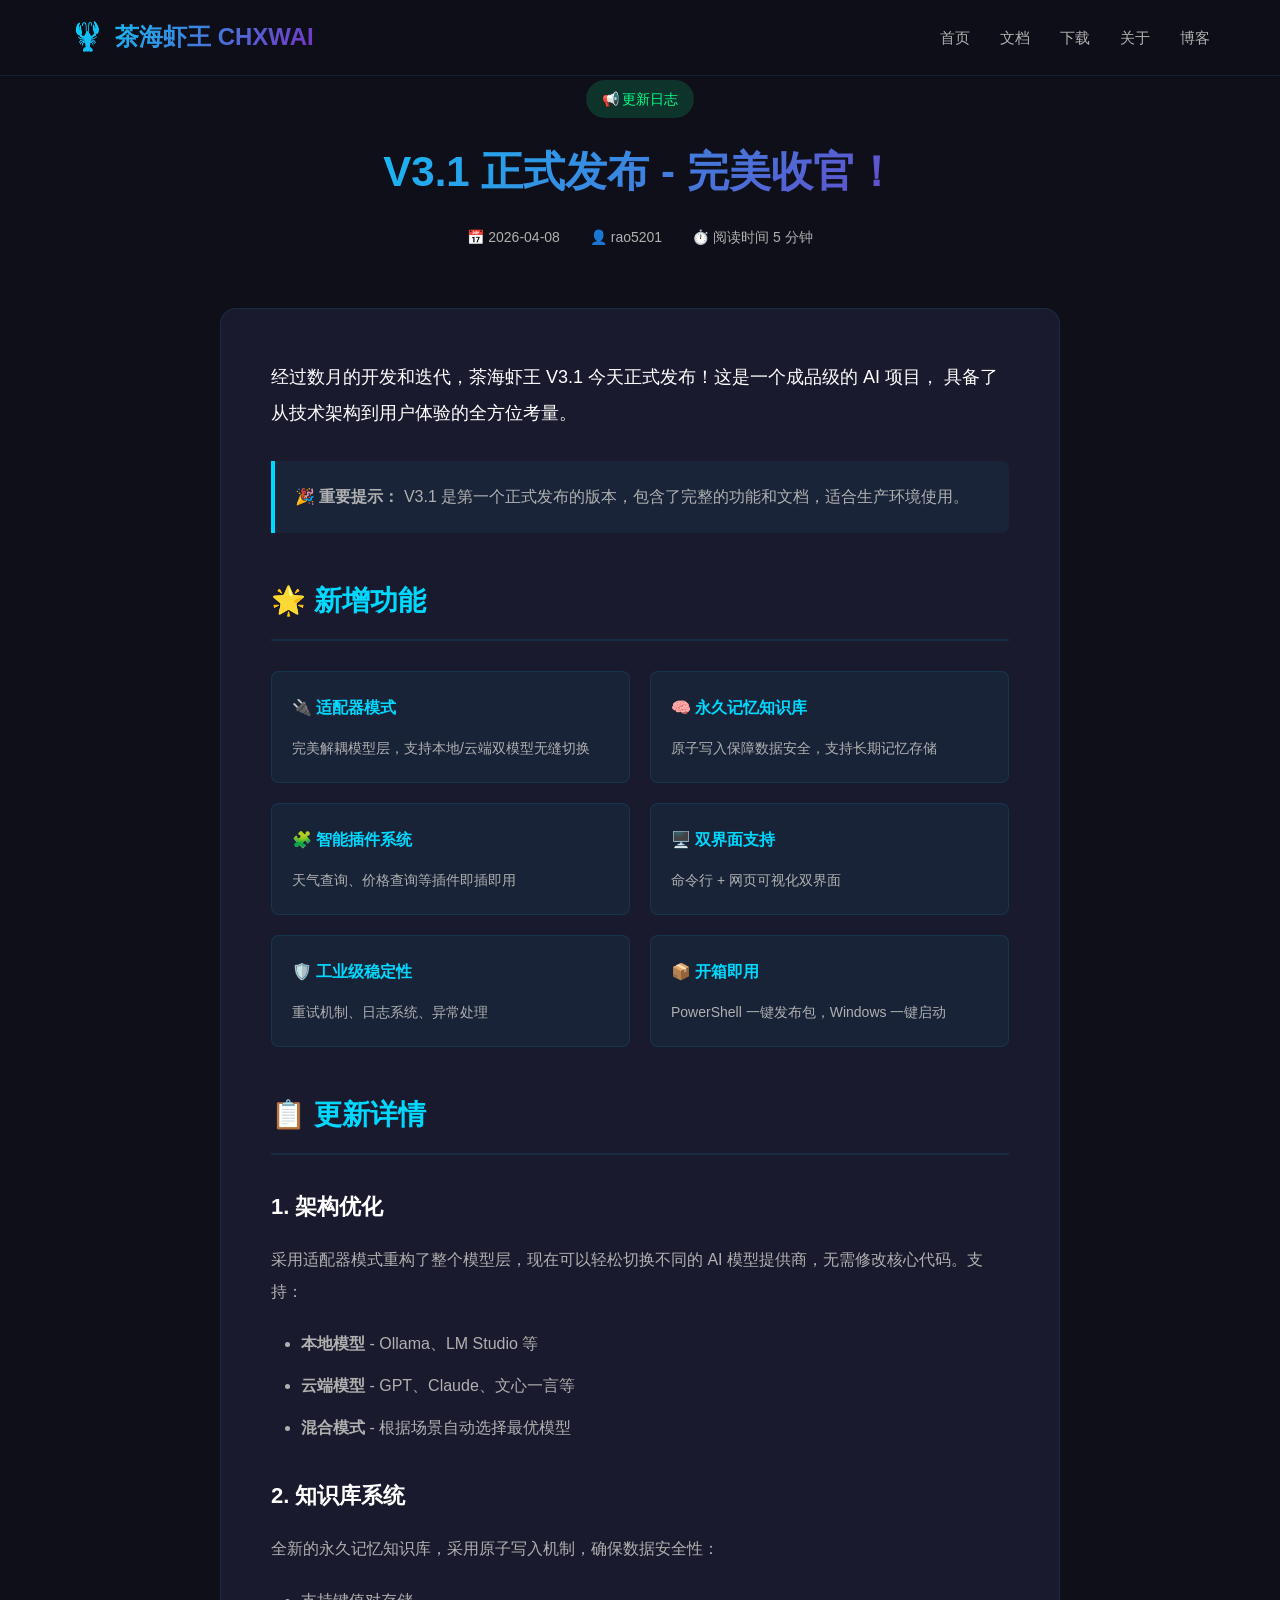
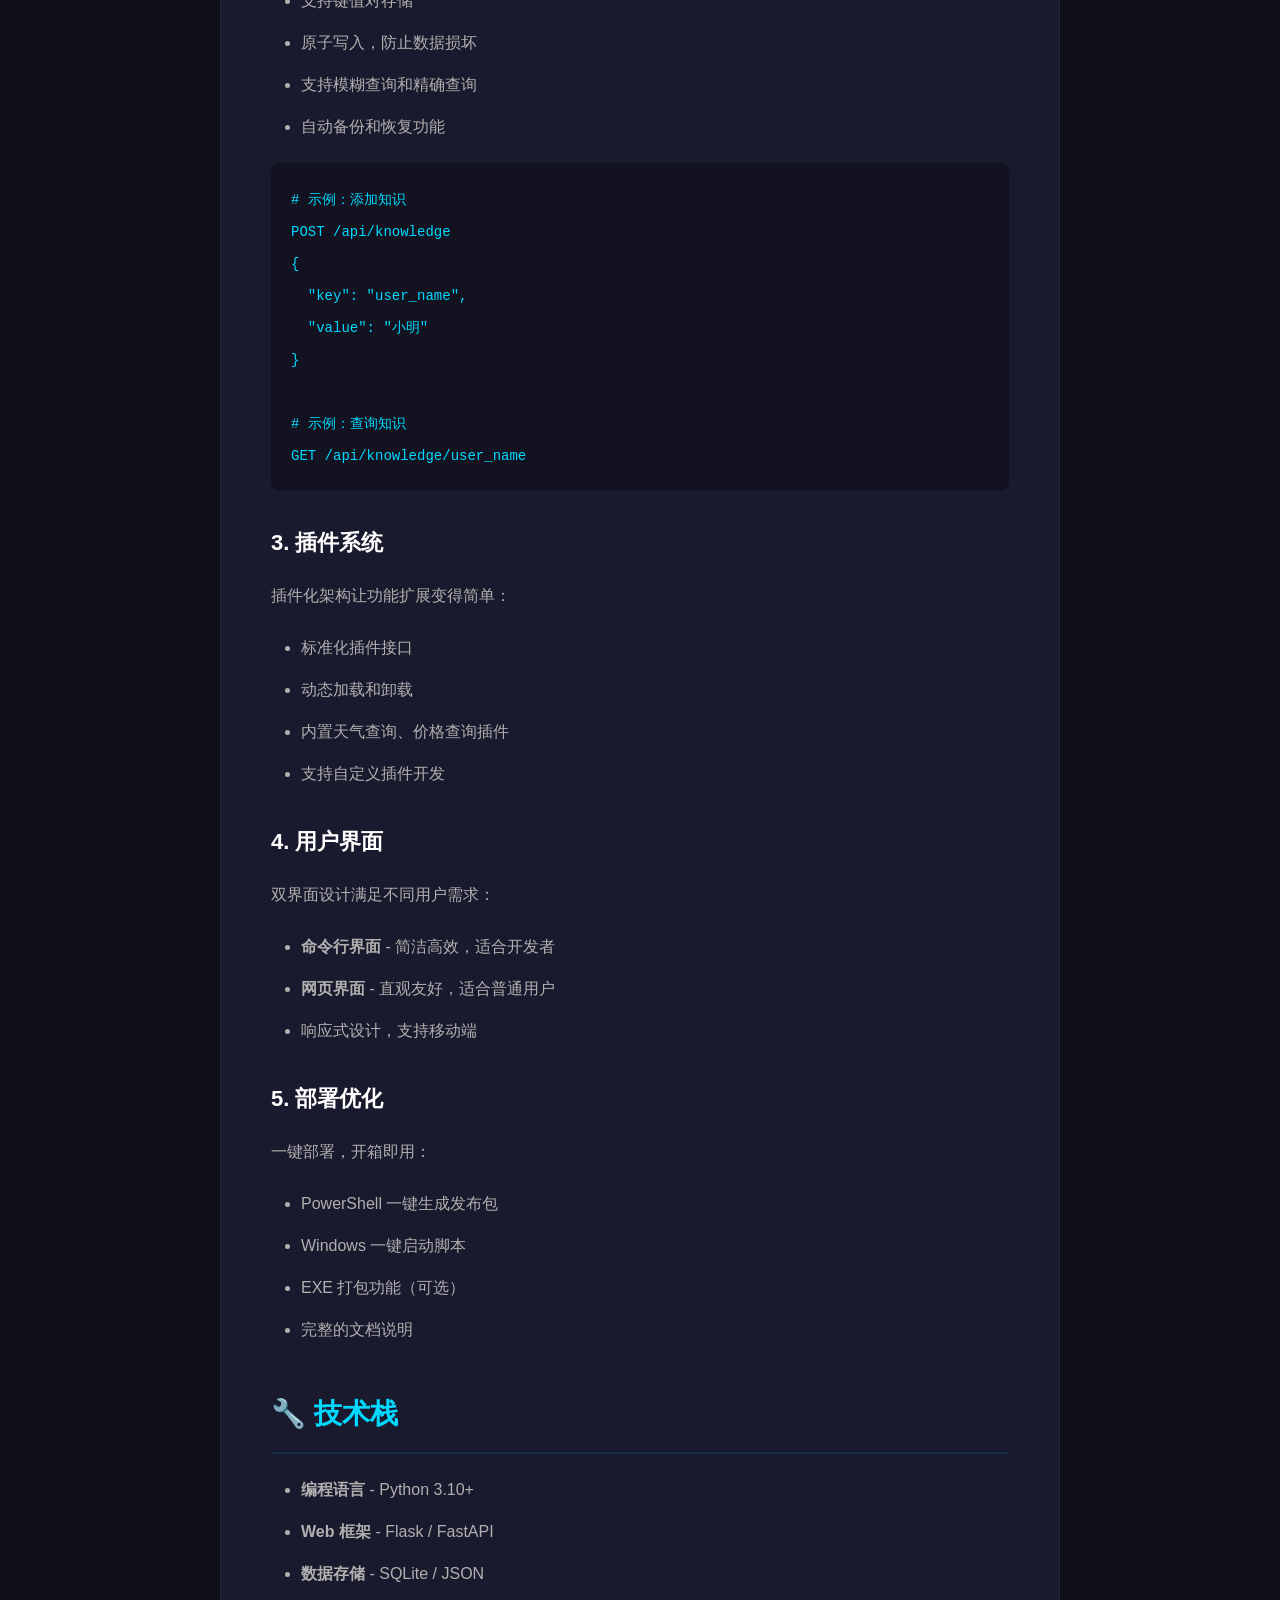
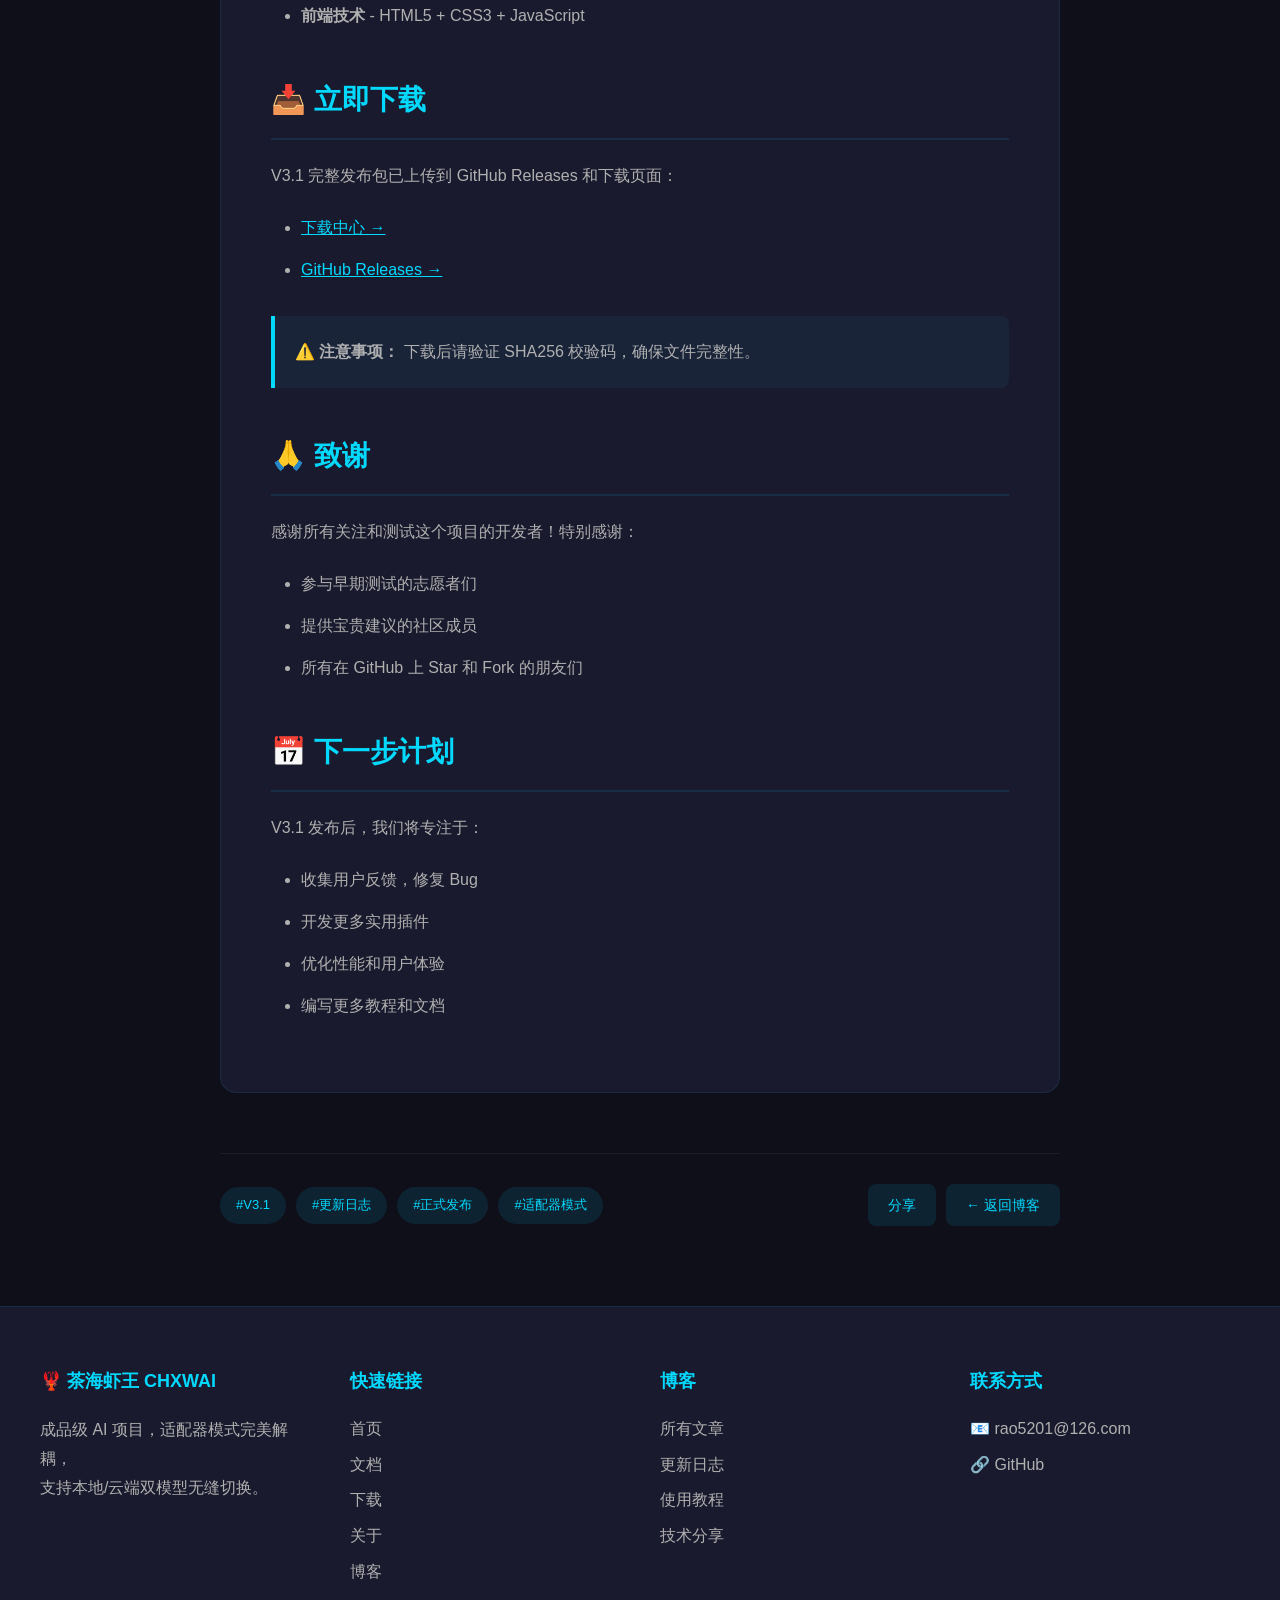
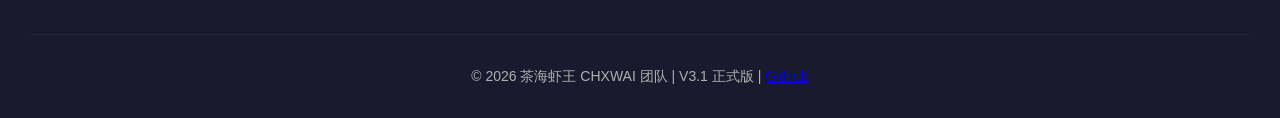
<file: blog-v3.1-release.html>
<!DOCTYPE html>
<html lang="zh-CN">
<head>
    <meta charset="UTF-8">
    <meta name="viewport" content="width=device-width, initial-scale=1.0">
    <meta name="description" content="茶海虾王 V3.1 正式发布 - 更新日志">
    <title>V3.1 正式发布 - 完美收官！ - 茶海虾王 V3.1</title>
    <link rel="stylesheet" href="styles.css">
    <style>
        /* 文章页面特有样式 */
        .article-container {
            max-width: 900px;
            margin: 0 auto;
            padding: 80px 30px;
        }
        
        .article-header {
            text-align: center;
            margin-bottom: 60px;
        }
        
        .article-header .category {
            display: inline-block;
            background: rgba(0, 255, 136, 0.15);
            color: var(--success);
            padding: 8px 16px;
            border-radius: 20px;
            font-size: 14px;
            margin-bottom: 20px;
        }
        
        .article-header h1 {
            font-size: 42px;
            margin-bottom: 20px;
            background: var(--gradient-main);
            -webkit-background-clip: text;
            -webkit-text-fill-color: transparent;
            background-clip: text;
        }
        
        .article-meta {
            display: flex;
            justify-content: center;
            gap: 30px;
            color: var(--text-secondary);
            font-size: 14px;
        }
        
        .article-content {
            background: var(--card-bg);
            padding: 50px;
            border-radius: 16px;
            border: 1px solid rgba(0, 217, 255, 0.1);
            line-height: 2;
        }
        
        .article-content h2 {
            color: var(--primary-color);
            font-size: 28px;
            margin: 40px 0 20px;
            padding-bottom: 10px;
            border-bottom: 2px solid rgba(0, 217, 255, 0.1);
        }
        
        .article-content h3 {
            color: var(--text-primary);
            font-size: 22px;
            margin: 30px 0 15px;
        }
        
        .article-content p {
            color: var(--text-secondary);
            margin-bottom: 20px;
        }
        
        .article-content ul,
        .article-content ol {
            color: var(--text-secondary);
            margin-left: 30px;
            margin-bottom: 20px;
            line-height: 2;
        }
        
        .article-content li {
            margin-bottom: 10px;
        }
        
        .article-content code {
            background: rgba(0, 0, 0, 0.3);
            padding: 3px 8px;
            border-radius: 4px;
            font-family: "Consolas", "Monaco", monospace;
            color: var(--primary-color);
            font-size: 14px;
        }
        
        .article-content pre {
            background: rgba(0, 0, 0, 0.3);
            padding: 20px;
            border-radius: 8px;
            overflow-x: auto;
            margin: 20px 0;
        }
        
        .article-content pre code {
            padding: 0;
            background: none;
        }
        
        .highlight-box {
            background: rgba(0, 217, 255, 0.05);
            border-left: 4px solid var(--primary-color);
            padding: 20px;
            margin: 30px 0;
            border-radius: 0 8px 8px 0;
        }
        
        .highlight-box p {
            margin: 0;
            color: var(--text-secondary);
        }
        
        .feature-list {
            display: grid;
            grid-template-columns: repeat(auto-fit, minmax(250px, 1fr));
            gap: 20px;
            margin: 30px 0;
        }
        
        .feature-item {
            background: rgba(0, 217, 255, 0.05);
            padding: 20px;
            border-radius: 8px;
            border: 1px solid rgba(0, 217, 255, 0.1);
        }
        
        .feature-item h4 {
            color: var(--primary-color);
            margin-bottom: 10px;
            font-size: 16px;
        }
        
        .feature-item p {
            color: var(--text-secondary);
            font-size: 14px;
            margin: 0;
        }
        
        .article-footer {
            margin-top: 60px;
            padding-top: 30px;
            border-top: 1px solid rgba(255, 255, 255, 0.05);
            display: flex;
            justify-content: space-between;
            align-items: center;
        }
        
        .article-tags {
            display: flex;
            gap: 10px;
        }
        
        .article-tags .tag {
            background: rgba(0, 217, 255, 0.1);
            color: var(--primary-color);
            padding: 8px 16px;
            border-radius: 20px;
            font-size: 13px;
            text-decoration: none;
        }
        
        .share-buttons {
            display: flex;
            gap: 10px;
        }
        
        .share-btn {
            background: rgba(0, 217, 255, 0.1);
            color: var(--primary-color);
            padding: 10px 20px;
            border-radius: 8px;
            text-decoration: none;
            font-size: 14px;
            transition: all 0.3s ease;
        }
        
        .share-btn:hover {
            background: rgba(0, 217, 255, 0.2);
        }
        
        @media (max-width: 768px) {
            .article-header h1 {
                font-size: 28px;
            }
            
            .article-content {
                padding: 30px 20px;
            }
        }
    </style>
</head>
<body>
    <!-- 导航栏 -->
    <nav class="navbar">
        <div class="navbar-container">
            <a href="index.html" class="logo">
                <span class="logo-icon">🦞</span>
                茶海虾王 CHXWAI
            </a>
            <button class="mobile-menu-btn" onclick="toggleMobileMenu()">☰</button>
            <ul class="nav-links" id="navLinks">
                <li><a href="index.html">首页</a></li>
                <li><a href="docs.html">文档</a></li>
                <li><a href="download.html">下载</a></li>
                <li><a href="about.html">关于</a></li>
                <li><a href="blog.html">博客</a></li>
            </ul>
        </div>
    </nav>

    <!-- 文章内容 -->
    <article class="article-container">
        <header class="article-header">
            <span class="category">📢 更新日志</span>
            <h1>V3.1 正式发布 - 完美收官！</h1>
            <div class="article-meta">
                <span>📅 2026-04-08</span>
                <span>👤 rao5201</span>
                <span>⏱️ 阅读时间 5 分钟</span>
            </div>
        </header>

        <div class="article-content">
            <p class="lead" style="font-size: 18px; color: var(--text-primary);">
                经过数月的开发和迭代，茶海虾王 V3.1 今天正式发布！这是一个成品级的 AI 项目，
                具备了从技术架构到用户体验的全方位考量。
            </p>

            <div class="highlight-box">
                <p><strong>🎉 重要提示：</strong> V3.1 是第一个正式发布的版本，包含了完整的功能和文档，适合生产环境使用。</p>
            </div>

            <h2>🌟 新增功能</h2>
            
            <div class="feature-list">
                <div class="feature-item">
                    <h4>🔌 适配器模式</h4>
                    <p>完美解耦模型层，支持本地/云端双模型无缝切换</p>
                </div>
                <div class="feature-item">
                    <h4>🧠 永久记忆知识库</h4>
                    <p>原子写入保障数据安全，支持长期记忆存储</p>
                </div>
                <div class="feature-item">
                    <h4>🧩 智能插件系统</h4>
                    <p>天气查询、价格查询等插件即插即用</p>
                </div>
                <div class="feature-item">
                    <h4>🖥️ 双界面支持</h4>
                    <p>命令行 + 网页可视化双界面</p>
                </div>
                <div class="feature-item">
                    <h4>🛡️ 工业级稳定性</h4>
                    <p>重试机制、日志系统、异常处理</p>
                </div>
                <div class="feature-item">
                    <h4>📦 开箱即用</h4>
                    <p>PowerShell 一键发布包，Windows 一键启动</p>
                </div>
            </div>

            <h2>📋 更新详情</h2>

            <h3>1. 架构优化</h3>
            <p>采用适配器模式重构了整个模型层，现在可以轻松切换不同的 AI 模型提供商，无需修改核心代码。支持：</p>
            <ul>
                <li><strong>本地模型</strong> - Ollama、LM Studio 等</li>
                <li><strong>云端模型</strong> - GPT、Claude、文心一言等</li>
                <li><strong>混合模式</strong> - 根据场景自动选择最优模型</li>
            </ul>

            <h3>2. 知识库系统</h3>
            <p>全新的永久记忆知识库，采用原子写入机制，确保数据安全性：</p>
            <ul>
                <li>支持键值对存储</li>
                <li>原子写入，防止数据损坏</li>
                <li>支持模糊查询和精确查询</li>
                <li>自动备份和恢复功能</li>
            </ul>

            <pre><code># 示例：添加知识
POST /api/knowledge
{
  "key": "user_name",
  "value": "小明"
}

# 示例：查询知识
GET /api/knowledge/user_name</code></pre>

            <h3>3. 插件系统</h3>
            <p>插件化架构让功能扩展变得简单：</p>
            <ul>
                <li>标准化插件接口</li>
                <li>动态加载和卸载</li>
                <li>内置天气查询、价格查询插件</li>
                <li>支持自定义插件开发</li>
            </ul>

            <h3>4. 用户界面</h3>
            <p>双界面设计满足不同用户需求：</p>
            <ul>
                <li><strong>命令行界面</strong> - 简洁高效，适合开发者</li>
                <li><strong>网页界面</strong> - 直观友好，适合普通用户</li>
                <li>响应式设计，支持移动端</li>
            </ul>

            <h3>5. 部署优化</h3>
            <p>一键部署，开箱即用：</p>
            <ul>
                <li>PowerShell 一键生成发布包</li>
                <li>Windows 一键启动脚本</li>
                <li>EXE 打包功能（可选）</li>
                <li>完整的文档说明</li>
            </ul>

            <h2>🔧 技术栈</h2>
            <ul>
                <li><strong>编程语言</strong> - Python 3.10+</li>
                <li><strong>Web 框架</strong> - Flask / FastAPI</li>
                <li><strong>数据存储</strong> - SQLite / JSON</li>
                <li><strong>前端技术</strong> - HTML5 + CSS3 + JavaScript</li>
            </ul>

            <h2>📥 立即下载</h2>
            <p>V3.1 完整发布包已上传到 GitHub Releases 和下载页面：</p>
            <ul>
                <li><a href="download.html" style="color: var(--primary-color);">下载中心 →</a></li>
                <li><a href="https://github.com/rao5201/CHXWAI/releases" style="color: var(--primary-color);" target="_blank">GitHub Releases →</a></li>
            </ul>

            <div class="highlight-box">
                <p><strong>⚠️ 注意事项：</strong> 下载后请验证 SHA256 校验码，确保文件完整性。</p>
            </div>

            <h2>🙏 致谢</h2>
            <p>感谢所有关注和测试这个项目的开发者！特别感谢：</p>
            <ul>
                <li>参与早期测试的志愿者们</li>
                <li>提供宝贵建议的社区成员</li>
                <li>所有在 GitHub 上 Star 和 Fork 的朋友们</li>
            </ul>

            <h2>📅 下一步计划</h2>
            <p>V3.1 发布后，我们将专注于：</p>
            <ul>
                <li>收集用户反馈，修复 Bug</li>
                <li>开发更多实用插件</li>
                <li>优化性能和用户体验</li>
                <li>编写更多教程和文档</li>
            </ul>
        </div>

        <footer class="article-footer">
            <div class="article-tags">
                <a href="#" class="tag">#V3.1</a>
                <a href="#" class="tag">#更新日志</a>
                <a href="#" class="tag">#正式发布</a>
                <a href="#" class="tag">#适配器模式</a>
            </div>
            <div class="share-buttons">
                <a href="#" class="share-btn">分享</a>
                <a href="blog.html" class="share-btn">← 返回博客</a>
            </div>
        </footer>
    </article>

    <!-- 页脚 -->
    <footer class="footer">
        <div class="footer-content">
            <div class="footer-section">
                <h4>🦞 茶海虾王 CHXWAI</h4>
                <p style="color: var(--text-secondary); line-height: 1.8;">
                    成品级 AI 项目，适配器模式完美解耦，<br>
                    支持本地/云端双模型无缝切换。
                </p>
            </div>
            <div class="footer-section">
                <h4>快速链接</h4>
                <ul>
                    <li><a href="index.html">首页</a></li>
                    <li><a href="docs.html">文档</a></li>
                    <li><a href="download.html">下载</a></li>
                    <li><a href="about.html">关于</a></li>
                    <li><a href="blog.html">博客</a></li>
                </ul>
            </div>
            <div class="footer-section">
                <h4>博客</h4>
                <ul>
                    <li><a href="blog.html">所有文章</a></li>
                    <li><a href="#">更新日志</a></li>
                    <li><a href="#">使用教程</a></li>
                    <li><a href="#">技术分享</a></li>
                </ul>
            </div>
            <div class="footer-section">
                <h4>联系方式</h4>
                <ul>
                    <li><a href="mailto:rao5201@126.com">📧 rao5201@126.com</a></li>
                    <li><a href="https://github.com/rao5201/CHXWAI" target="_blank">🔗 GitHub</a></li>
                </ul>
            </div>
        </div>
        <div class="footer-bottom">
            <p>© 2026 茶海虾王 CHXWAI 团队 | V3.1 正式版 | 
            <a href="https://github.com/rao5201/CHXWAI" target="_blank">GitHub</a></p>
        </div>
    </footer>

    <script src="script.js"></script>
</body>
</html>
</file>
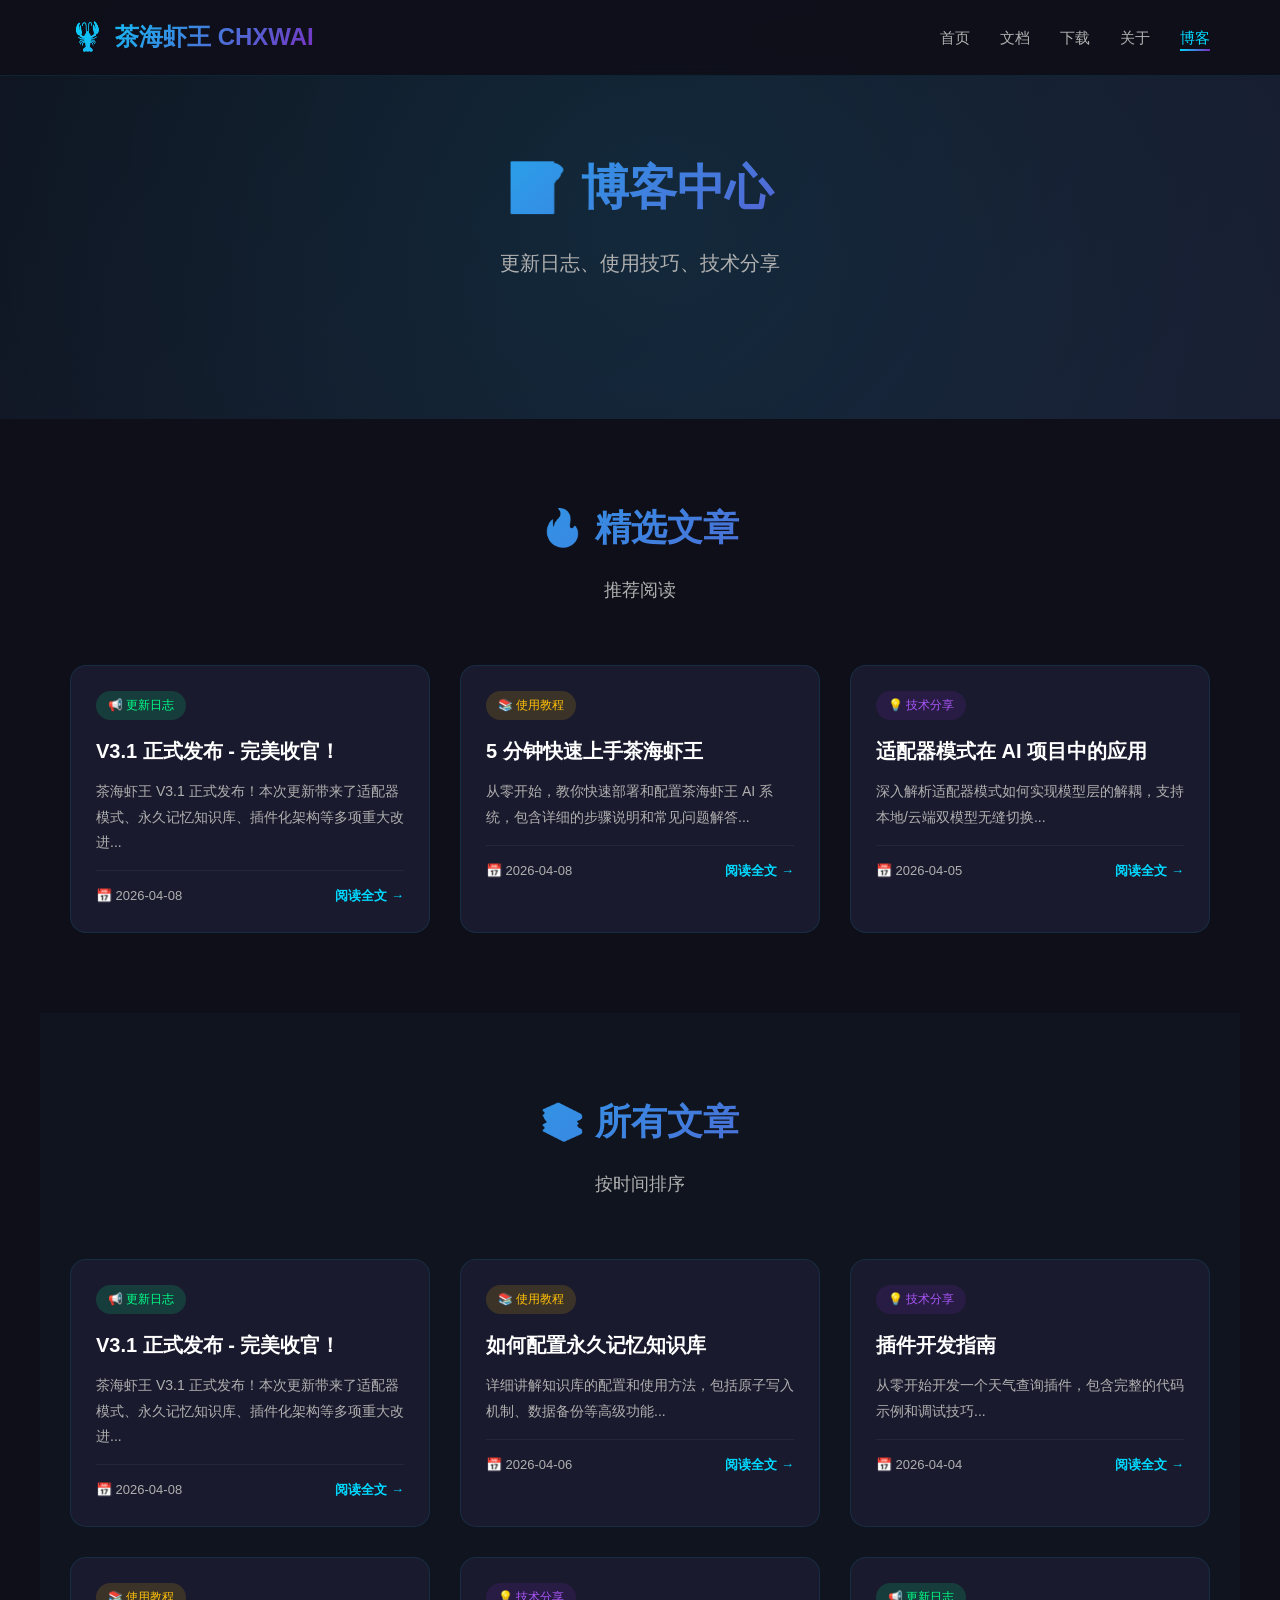
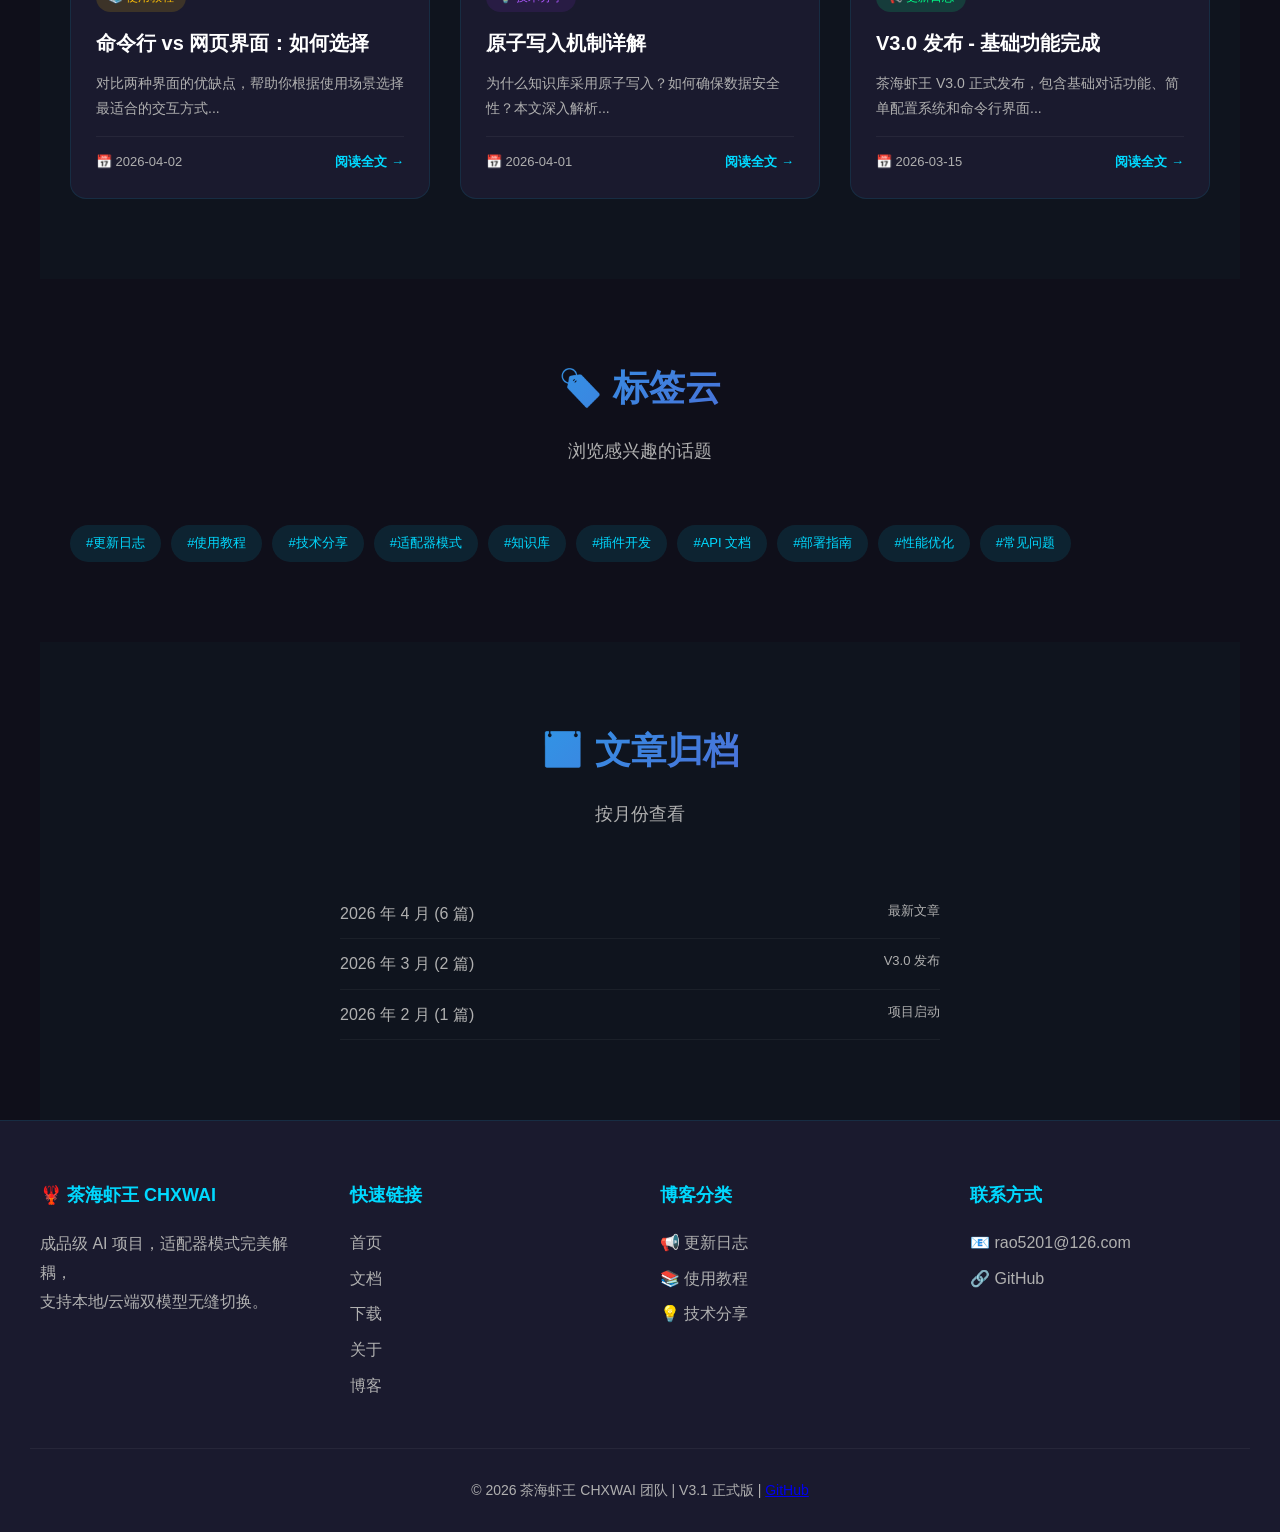
<file: blog.html>
<!DOCTYPE html>
<html lang="zh-CN">
<head>
    <meta charset="UTF-8">
    <meta name="viewport" content="width=device-width, initial-scale=1.0">
    <meta name="description" content="茶海虾王 V3.1 博客 - 更新日志、使用技巧、技术分享">
    <title>博客 - 茶海虾王 V3.1</title>
    <link rel="stylesheet" href="styles.css">
    <style>
        /* 博客页面特有样式 */
        .blog-grid {
            display: grid;
            grid-template-columns: repeat(auto-fit, minmax(350px, 1fr));
            gap: 30px;
        }
        
        .blog-card {
            background: var(--card-bg);
            border-radius: 16px;
            overflow: hidden;
            border: 1px solid rgba(0, 217, 255, 0.1);
            transition: all 0.3s ease;
            text-decoration: none;
            display: block;
        }
        
        .blog-card:hover {
            transform: translateY(-8px);
            border-color: var(--primary-color);
            box-shadow: var(--shadow-hover);
        }
        
        .blog-card .content {
            padding: 25px;
        }
        
        .blog-card .category {
            display: inline-block;
            background: rgba(0, 217, 255, 0.15);
            color: var(--primary-color);
            padding: 5px 12px;
            border-radius: 20px;
            font-size: 12px;
            margin-bottom: 15px;
        }
        
        .blog-card .category.update {
            background: rgba(0, 255, 136, 0.15);
            color: var(--success);
        }
        
        .blog-card .category.tutorial {
            background: rgba(255, 193, 7, 0.15);
            color: var(--warning);
        }
        
        .blog-card .category.tech {
            background: rgba(123, 44, 191, 0.15);
            color: #a855f7;
        }
        
        .blog-card h3 {
            color: var(--text-primary);
            font-size: 20px;
            margin-bottom: 12px;
        }
        
        .blog-card p {
            color: var(--text-secondary);
            font-size: 14px;
            line-height: 1.8;
            margin-bottom: 15px;
        }
        
        .blog-card .meta {
            display: flex;
            justify-content: space-between;
            align-items: center;
            padding-top: 15px;
            border-top: 1px solid rgba(255, 255, 255, 0.05);
            font-size: 13px;
            color: var(--text-secondary);
        }
        
        .blog-card .read-more {
            color: var(--primary-color);
            text-decoration: none;
            font-weight: 600;
        }
        
        .blog-card .read-more:hover {
            text-decoration: underline;
        }
        
        /* 标签云 */
        .tag-cloud {
            display: flex;
            flex-wrap: wrap;
            gap: 10px;
            margin-top: 20px;
        }
        
        .tag {
            background: rgba(0, 217, 255, 0.1);
            color: var(--primary-color);
            padding: 8px 16px;
            border-radius: 20px;
            font-size: 13px;
            text-decoration: none;
            transition: all 0.3s ease;
        }
        
        .tag:hover {
            background: rgba(0, 217, 255, 0.2);
        }
        
        /* 归档列表 */
        .archive-list {
            list-style: none;
        }
        
        .archive-list li {
            padding: 12px 0;
            border-bottom: 1px solid rgba(255, 255, 255, 0.05);
            display: flex;
            justify-content: space-between;
        }
        
        .archive-list li a {
            color: var(--text-secondary);
            text-decoration: none;
            transition: color 0.3s ease;
        }
        
        .archive-list li a:hover {
            color: var(--primary-color);
        }
        
        .archive-list .date {
            color: var(--text-secondary);
            font-size: 13px;
        }
    </style>
</head>
<body>
    <!-- 导航栏 -->
    <nav class="navbar">
        <div class="navbar-container">
            <a href="index.html" class="logo">
                <span class="logo-icon">🦞</span>
                茶海虾王 CHXWAI
            </a>
            <button class="mobile-menu-btn" onclick="toggleMobileMenu()">☰</button>
            <ul class="nav-links" id="navLinks">
                <li><a href="index.html">首页</a></li>
                <li><a href="docs.html">文档</a></li>
                <li><a href="download.html">下载</a></li>
                <li><a href="about.html">关于</a></li>
                <li><a href="blog.html" class="active">博客</a></li>
            </ul>
        </div>
    </nav>

    <!-- 英雄区 -->
    <section class="hero">
        <div class="hero-content">
            <h1>📝 博客中心</h1>
            <p class="subtitle">更新日志、使用技巧、技术分享</p>
        </div>
    </section>

    <!-- 精选文章 -->
    <section class="container">
        <h2 class="section-title">🔥 精选文章</h2>
        <p class="section-subtitle">推荐阅读</p>
        
        <div class="blog-grid">
            <a href="blog-v3.1-release.html" class="blog-card">
                <div class="content">
                    <span class="category update">📢 更新日志</span>
                    <h3>V3.1 正式发布 - 完美收官！</h3>
                    <p>茶海虾王 V3.1 正式发布！本次更新带来了适配器模式、永久记忆知识库、插件化架构等多项重大改进...</p>
                    <div class="meta">
                        <span>📅 2026-04-08</span>
                        <span class="read-more">阅读全文 →</span>
                    </div>
                </div>
            </a>
            
            <a href="blog-quickstart.html" class="blog-card">
                <div class="content">
                    <span class="category tutorial">📚 使用教程</span>
                    <h3>5 分钟快速上手茶海虾王</h3>
                    <p>从零开始，教你快速部署和配置茶海虾王 AI 系统，包含详细的步骤说明和常见问题解答...</p>
                    <div class="meta">
                        <span>📅 2026-04-08</span>
                        <span class="read-more">阅读全文 →</span>
                    </div>
                </div>
            </a>
            
            <a href="#" class="blog-card">
                <div class="content">
                    <span class="category tech">💡 技术分享</span>
                    <h3>适配器模式在 AI 项目中的应用</h3>
                    <p>深入解析适配器模式如何实现模型层的解耦，支持本地/云端双模型无缝切换...</p>
                    <div class="meta">
                        <span>📅 2026-04-05</span>
                        <span class="read-more">阅读全文 →</span>
                    </div>
                </div>
            </a>
        </div>
    </section>

    <!-- 所有文章 -->
    <section class="container" style="background: rgba(0, 217, 255, 0.02);">
        <h2 class="section-title">📚 所有文章</h2>
        <p class="section-subtitle">按时间排序</p>
        
        <div class="blog-grid">
            <a href="blog-v3.1-release.html" class="blog-card">
                <div class="content">
                    <span class="category update">📢 更新日志</span>
                    <h3>V3.1 正式发布 - 完美收官！</h3>
                    <p>茶海虾王 V3.1 正式发布！本次更新带来了适配器模式、永久记忆知识库、插件化架构等多项重大改进...</p>
                    <div class="meta">
                        <span>📅 2026-04-08</span>
                        <span class="read-more">阅读全文 →</span>
                    </div>
                </div>
            </a>
            
            <a href="#" class="blog-card">
                <div class="content">
                    <span class="category tutorial">📚 使用教程</span>
                    <h3>如何配置永久记忆知识库</h3>
                    <p>详细讲解知识库的配置和使用方法，包括原子写入机制、数据备份等高级功能...</p>
                    <div class="meta">
                        <span>📅 2026-04-06</span>
                        <span class="read-more">阅读全文 →</span>
                    </div>
                </div>
            </a>
            
            <a href="#" class="blog-card">
                <div class="content">
                    <span class="category tech">💡 技术分享</span>
                    <h3>插件开发指南</h3>
                    <p>从零开始开发一个天气查询插件，包含完整的代码示例和调试技巧...</p>
                    <div class="meta">
                        <span>📅 2026-04-04</span>
                        <span class="read-more">阅读全文 →</span>
                    </div>
                </div>
            </a>
            
            <a href="#" class="blog-card">
                <div class="content">
                    <span class="category tutorial">📚 使用教程</span>
                    <h3>命令行 vs 网页界面：如何选择</h3>
                    <p>对比两种界面的优缺点，帮助你根据使用场景选择最适合的交互方式...</p>
                    <div class="meta">
                        <span>📅 2026-04-02</span>
                        <span class="read-more">阅读全文 →</span>
                    </div>
                </div>
            </a>
            
            <a href="#" class="blog-card">
                <div class="content">
                    <span class="category tech">💡 技术分享</span>
                    <h3>原子写入机制详解</h3>
                    <p>为什么知识库采用原子写入？如何确保数据安全性？本文深入解析...</p>
                    <div class="meta">
                        <span>📅 2026-04-01</span>
                        <span class="read-more">阅读全文 →</span>
                    </div>
                </div>
            </a>
            
            <a href="#" class="blog-card">
                <div class="content">
                    <span class="category update">📢 更新日志</span>
                    <h3>V3.0 发布 - 基础功能完成</h3>
                    <p>茶海虾王 V3.0 正式发布，包含基础对话功能、简单配置系统和命令行界面...</p>
                    <div class="meta">
                        <span>📅 2026-03-15</span>
                        <span class="read-more">阅读全文 →</span>
                    </div>
                </div>
            </a>
        </div>
    </section>

    <!-- 标签云 -->
    <section class="container">
        <h2 class="section-title">🏷️ 标签云</h2>
        <p class="section-subtitle">浏览感兴趣的话题</p>
        
        <div class="tag-cloud">
            <a href="#" class="tag">#更新日志</a>
            <a href="#" class="tag">#使用教程</a>
            <a href="#" class="tag">#技术分享</a>
            <a href="#" class="tag">#适配器模式</a>
            <a href="#" class="tag">#知识库</a>
            <a href="#" class="tag">#插件开发</a>
            <a href="#" class="tag">#API 文档</a>
            <a href="#" class="tag">#部署指南</a>
            <a href="#" class="tag">#性能优化</a>
            <a href="#" class="tag">#常见问题</a>
        </div>
    </section>

    <!-- 归档 -->
    <section class="container" style="background: rgba(0, 217, 255, 0.02);">
        <h2 class="section-title">📅 文章归档</h2>
        <p class="section-subtitle">按月份查看</p>
        
        <div style="max-width: 600px; margin: 0 auto;">
            <ul class="archive-list">
                <li>
                    <a href="#">2026 年 4 月 (6 篇)</a>
                    <span class="date">最新文章</span>
                </li>
                <li>
                    <a href="#">2026 年 3 月 (2 篇)</a>
                    <span class="date">V3.0 发布</span>
                </li>
                <li>
                    <a href="#">2026 年 2 月 (1 篇)</a>
                    <span class="date">项目启动</span>
                </li>
            </ul>
        </div>
    </section>

    <!-- 页脚 -->
    <footer class="footer">
        <div class="footer-content">
            <div class="footer-section">
                <h4>🦞 茶海虾王 CHXWAI</h4>
                <p style="color: var(--text-secondary); line-height: 1.8;">
                    成品级 AI 项目，适配器模式完美解耦，<br>
                    支持本地/云端双模型无缝切换。
                </p>
            </div>
            <div class="footer-section">
                <h4>快速链接</h4>
                <ul>
                    <li><a href="index.html">首页</a></li>
                    <li><a href="docs.html">文档</a></li>
                    <li><a href="download.html">下载</a></li>
                    <li><a href="about.html">关于</a></li>
                    <li><a href="blog.html">博客</a></li>
                </ul>
            </div>
            <div class="footer-section">
                <h4>博客分类</h4>
                <ul>
                    <li><a href="#">📢 更新日志</a></li>
                    <li><a href="#">📚 使用教程</a></li>
                    <li><a href="#">💡 技术分享</a></li>
                </ul>
            </div>
            <div class="footer-section">
                <h4>联系方式</h4>
                <ul>
                    <li><a href="mailto:rao5201@126.com">📧 rao5201@126.com</a></li>
                    <li><a href="https://github.com/rao5201/CHXWAI" target="_blank">🔗 GitHub</a></li>
                </ul>
            </div>
        </div>
        <div class="footer-bottom">
            <p>© 2026 茶海虾王 CHXWAI 团队 | V3.1 正式版 | 
            <a href="https://github.com/rao5201/CHXWAI" target="_blank">GitHub</a></p>
        </div>
    </footer>

    <script src="script.js"></script>
</body>
</html>
</file>
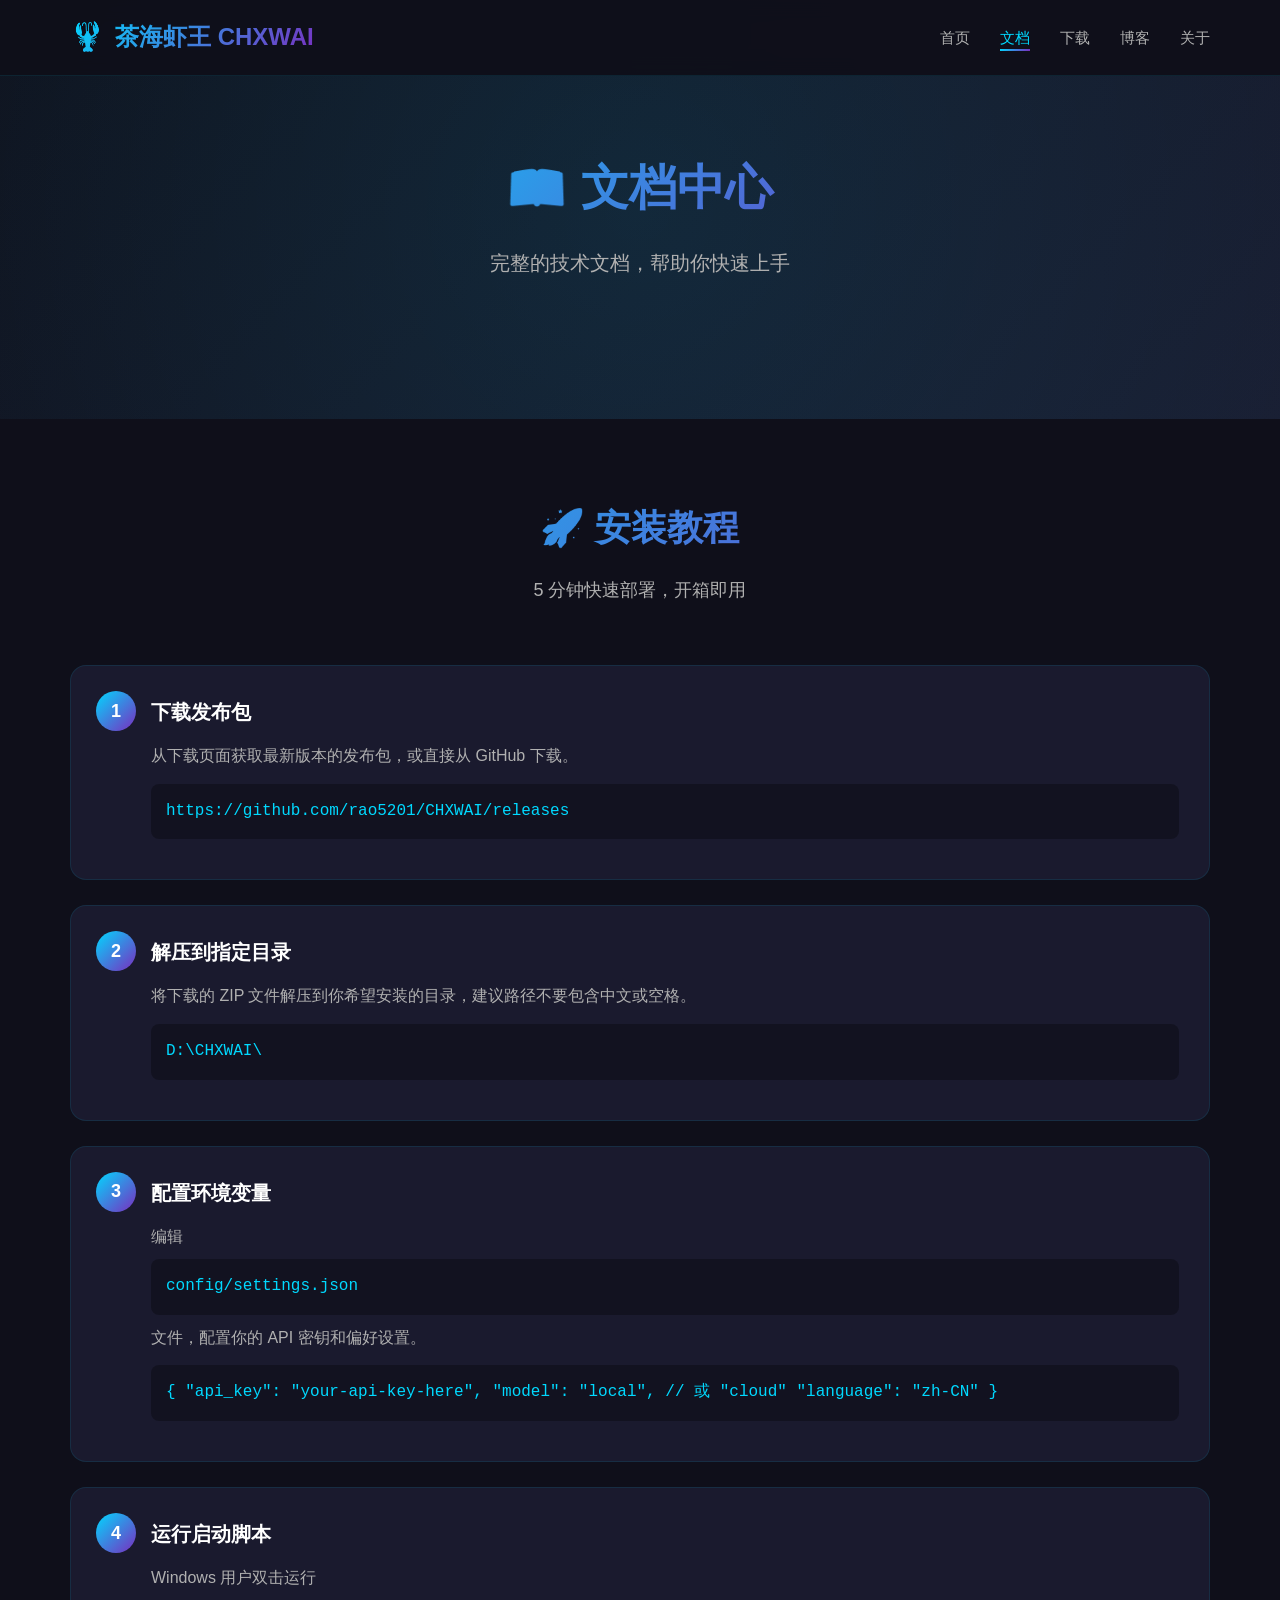
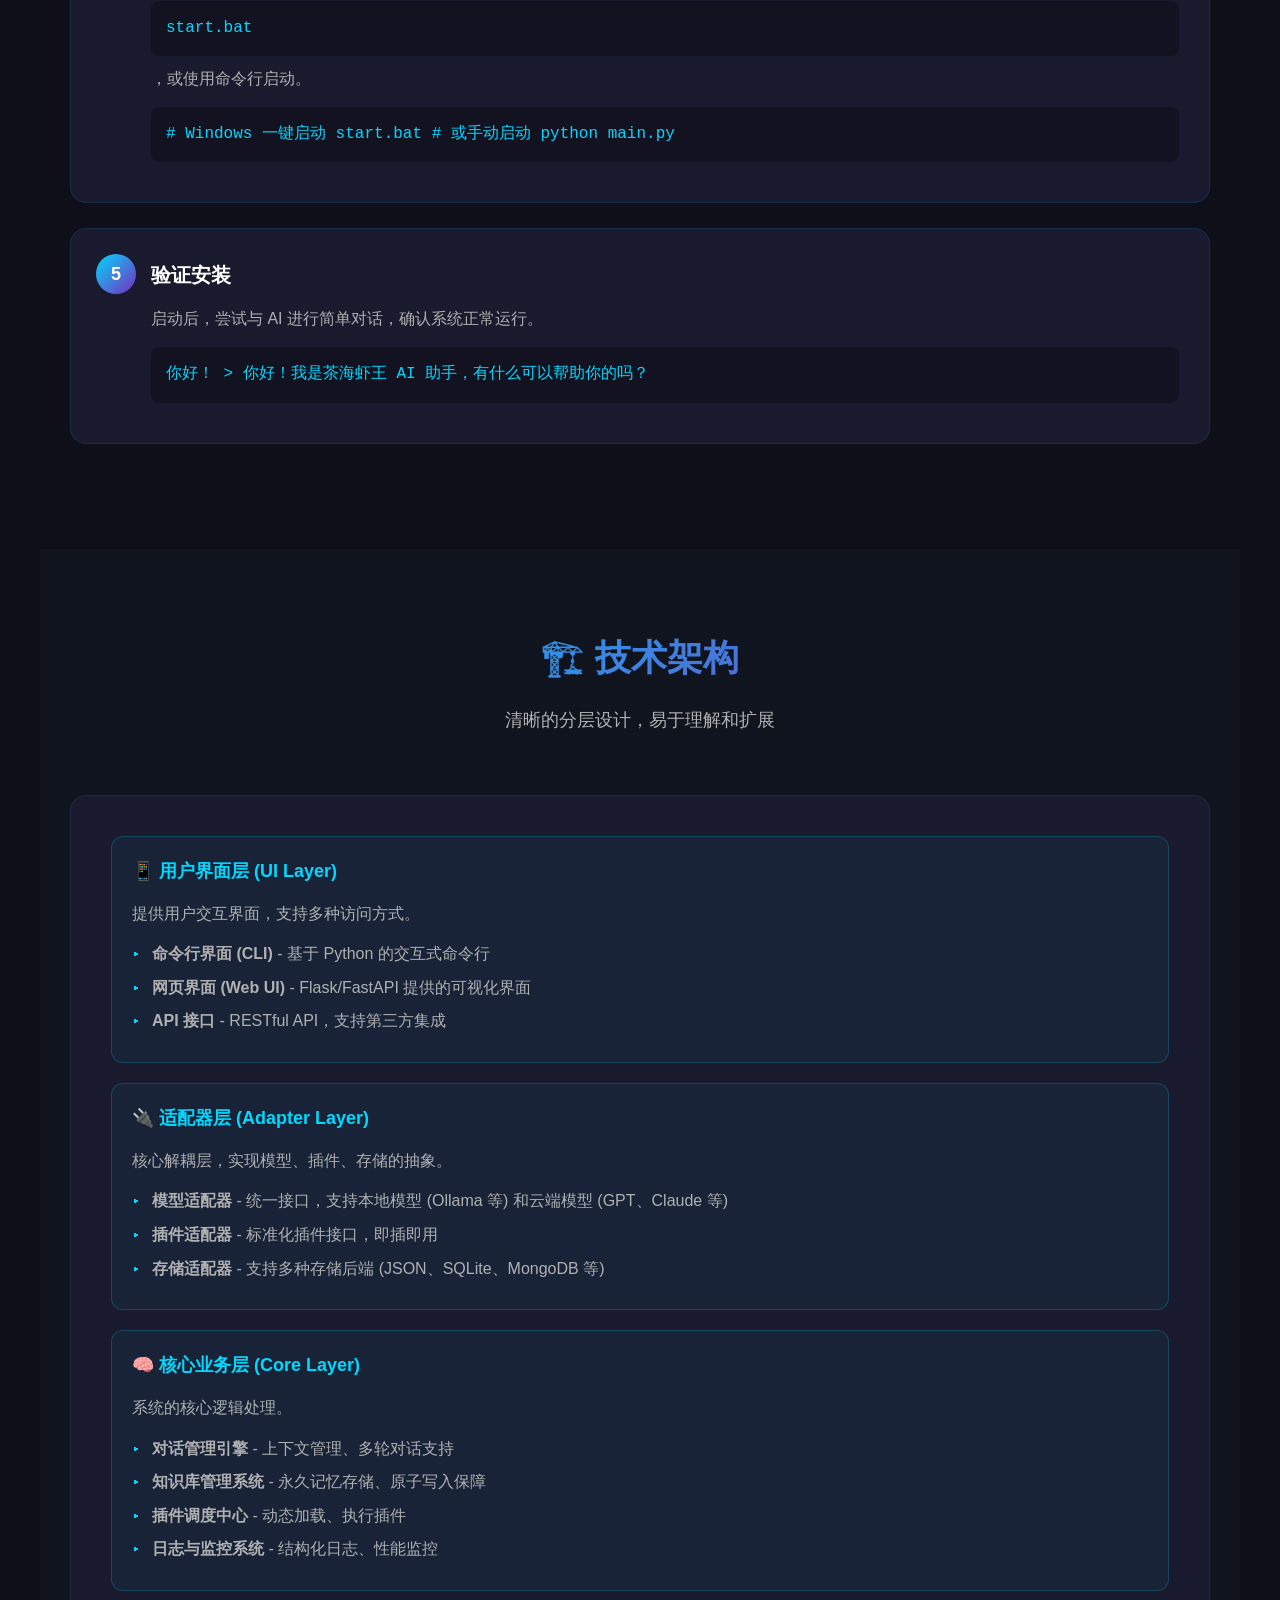
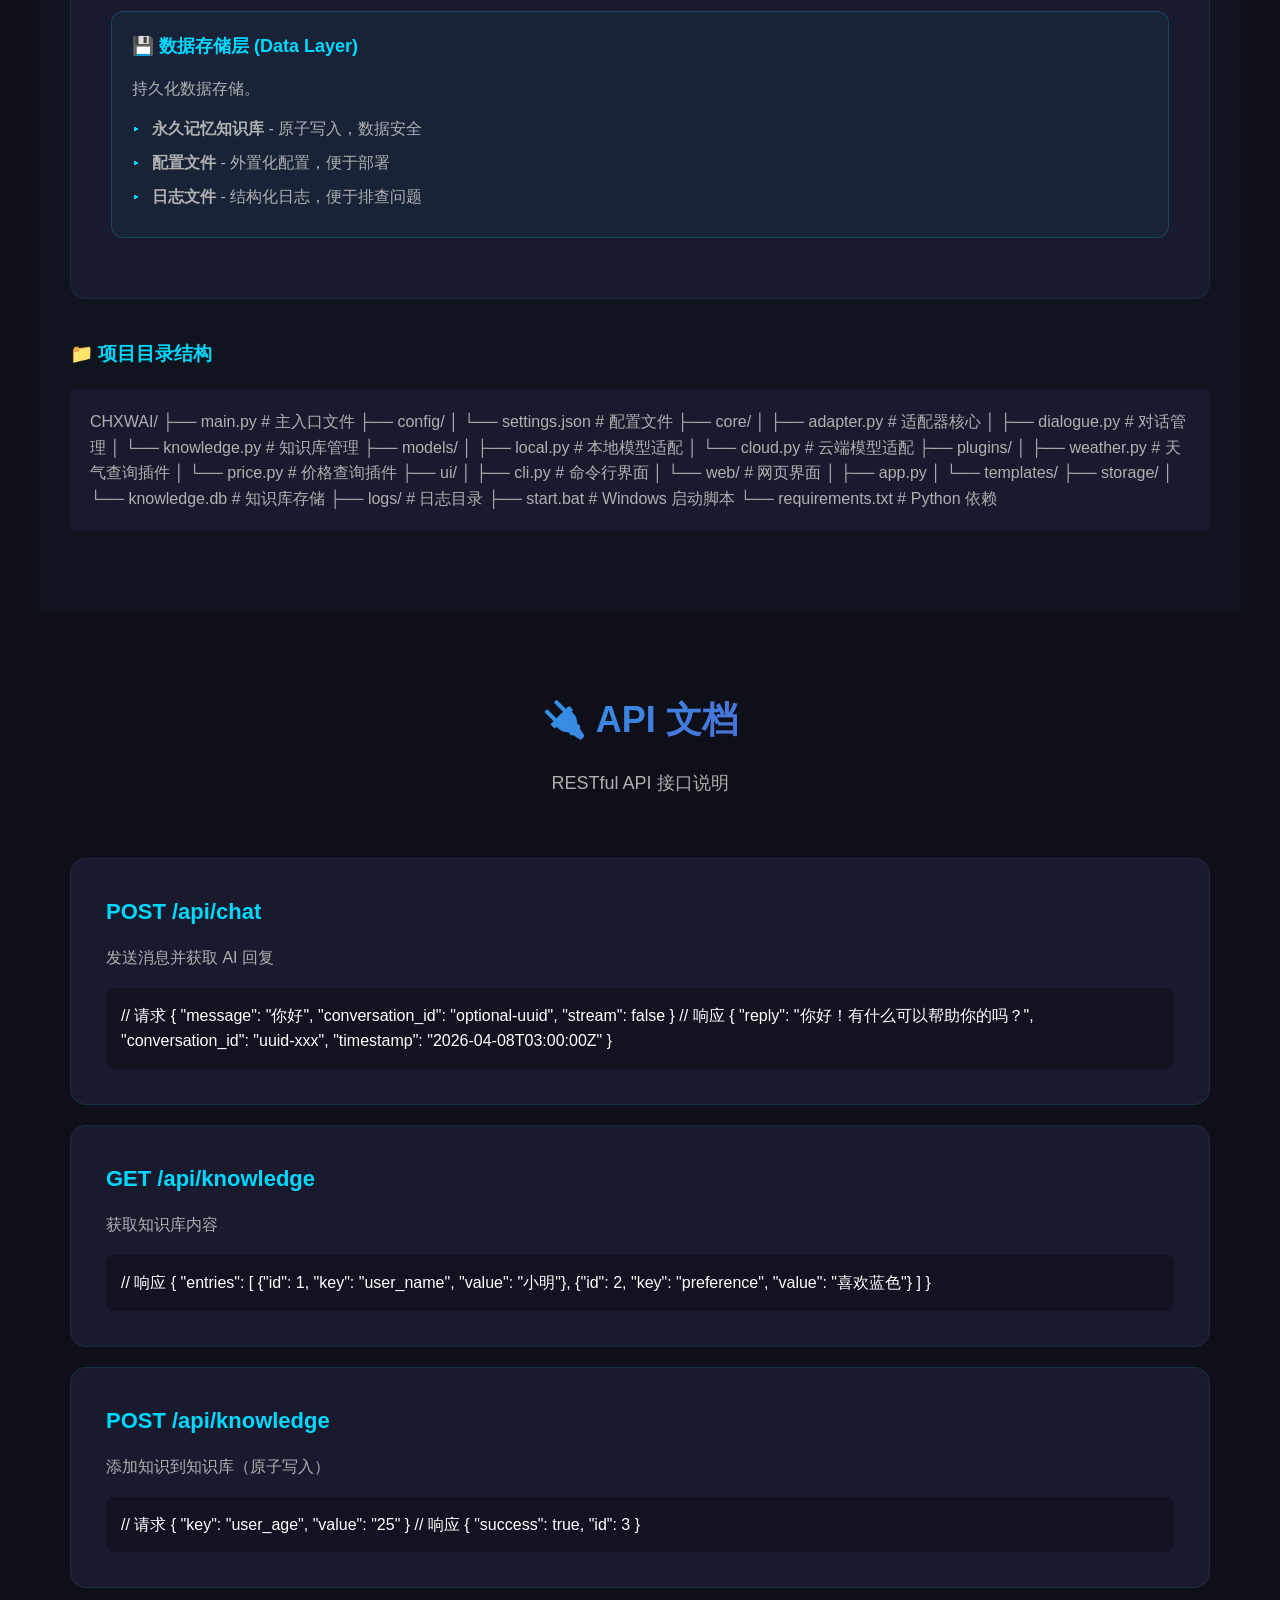
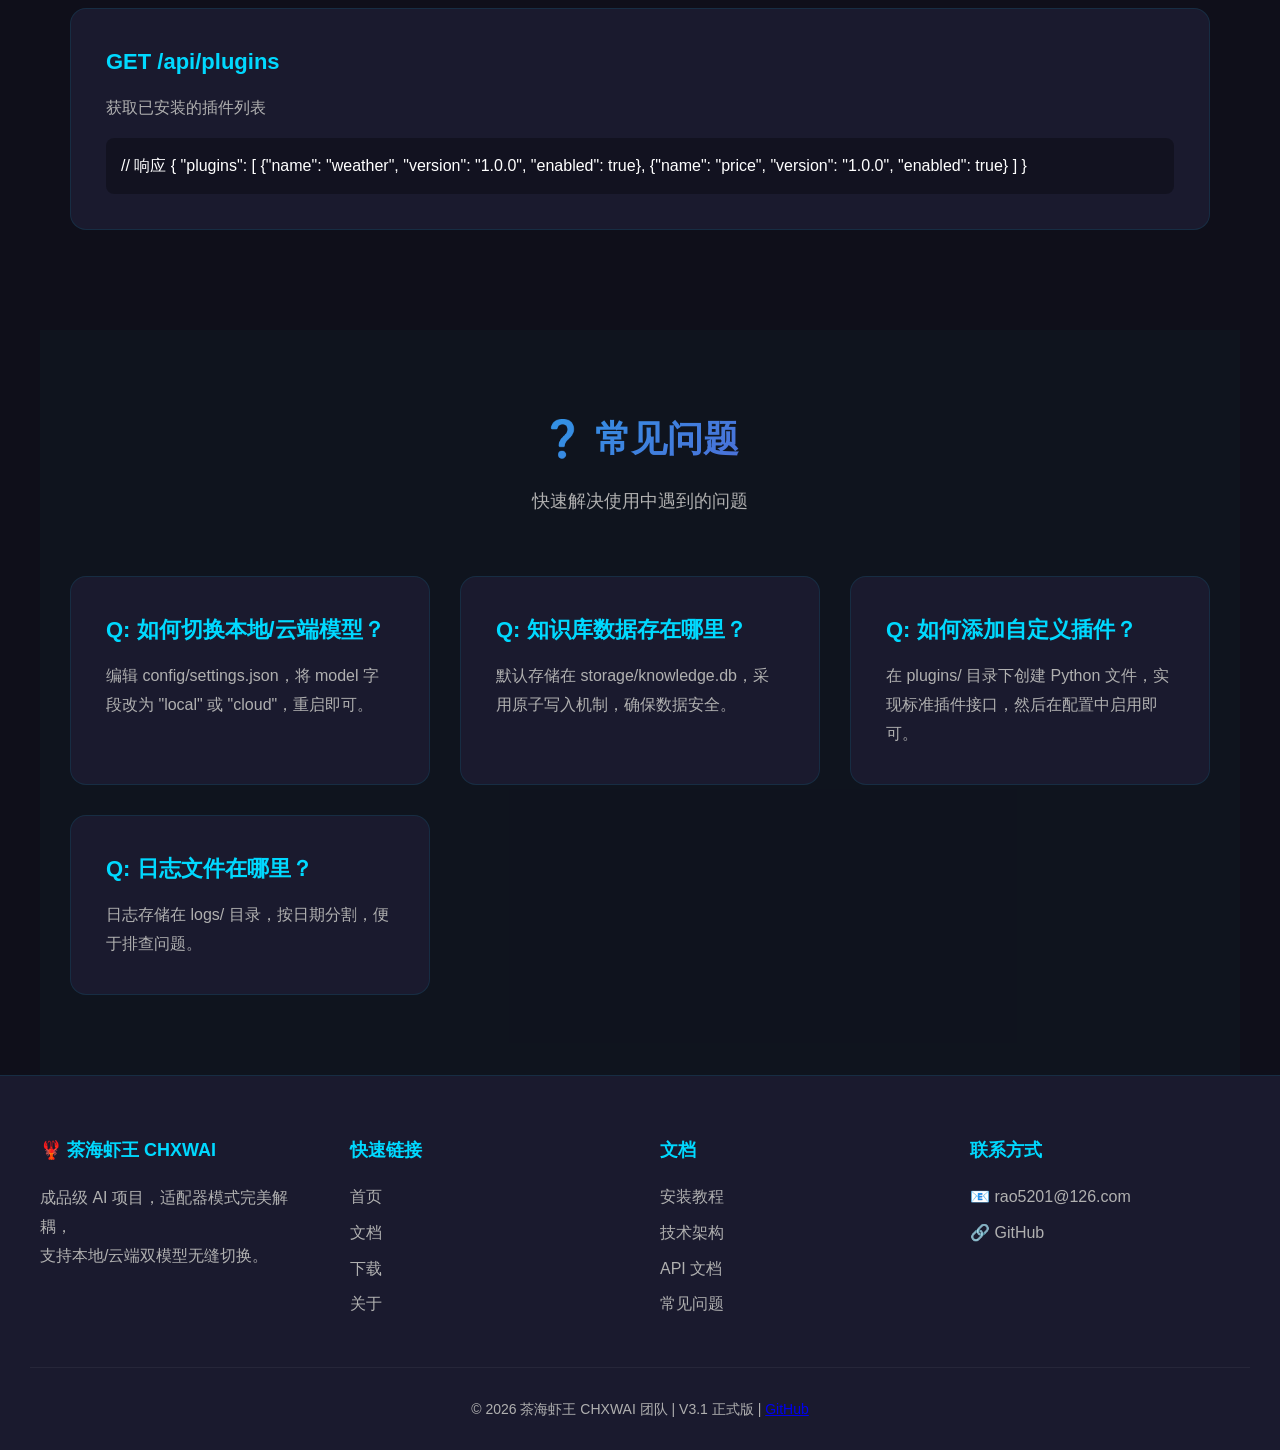
<file: docs.html>
<!DOCTYPE html>
<html lang="zh-CN">
<head>
    <meta charset="UTF-8">
    <meta name="viewport" content="width=device-width, initial-scale=1.0">
    <meta name="description" content="茶海虾王 V3.1 技术文档 - 架构说明、安装教程、API 文档">
    <title>文档中心 - 茶海虾王 V3.1</title>
    <link rel="stylesheet" href="styles.css">
</head>
<body>
    <!-- 导航栏 -->
    <nav class="navbar">
        <div class="navbar-container">
            <a href="index.html" class="logo">
                <span class="logo-icon">🦞</span>
                茶海虾王 CHXWAI
            </a>
            <button class="mobile-menu-btn" onclick="toggleMobileMenu()">☰</button>
            <ul class="nav-links" id="navLinks">
                <li><a href="index.html">首页</a></li>
                <li><a href="docs.html" class="active">文档</a></li>
                <li><a href="download.html">下载</a></li>
                <li><a href="blog.html">博客</a></li>
                <li><a href="about.html">关于</a></li>
            </ul>
        </div>
    </nav>

    <!-- 英雄区 -->
    <section class="hero">
        <div class="hero-content">
            <h1>📖 文档中心</h1>
            <p class="subtitle">完整的技术文档，帮助你快速上手</p>
        </div>
    </section>

    <!-- 安装教程 -->
    <section class="container" id="install">
        <h2 class="section-title">🚀 安装教程</h2>
        <p class="section-subtitle">5 分钟快速部署，开箱即用</p>
        
        <div class="install-steps">
            <div class="install-step">
                <h3>下载发布包</h3>
                <p>从下载页面获取最新版本的发布包，或直接从 GitHub 下载。</p>
                <code>https://github.com/rao5201/CHXWAI/releases</code>
            </div>
            
            <div class="install-step">
                <h3>解压到指定目录</h3>
                <p>将下载的 ZIP 文件解压到你希望安装的目录，建议路径不要包含中文或空格。</p>
                <code>D:\CHXWAI\</code>
            </div>
            
            <div class="install-step">
                <h3>配置环境变量</h3>
                <p>编辑 <code>config/settings.json</code> 文件，配置你的 API 密钥和偏好设置。</p>
                <code>{
  "api_key": "your-api-key-here",
  "model": "local",  // 或 "cloud"
  "language": "zh-CN"
}</code>
            </div>
            
            <div class="install-step">
                <h3>运行启动脚本</h3>
                <p>Windows 用户双击运行 <code>start.bat</code>，或使用命令行启动。</p>
                <code># Windows 一键启动
start.bat

# 或手动启动
python main.py</code>
            </div>
            
            <div class="install-step">
                <h3>验证安装</h3>
                <p>启动后，尝试与 AI 进行简单对话，确认系统正常运行。</p>
                <code>你好！
> 你好！我是茶海虾王 AI 助手，有什么可以帮助你的吗？</code>
            </div>
        </div>
    </section>

    <!-- 技术架构 -->
    <section class="container" id="architecture" style="background: rgba(0, 217, 255, 0.02);">
        <h2 class="section-title">🏗️ 技术架构</h2>
        <p class="section-subtitle">清晰的分层设计，易于理解和扩展</p>
        
        <div class="architecture-diagram">
            <div class="arch-layer">
                <h4>📱 用户界面层 (UI Layer)</h4>
                <p style="color: var(--text-secondary); margin-bottom: 15px;">提供用户交互界面，支持多种访问方式。</p>
                <ul>
                    <li><strong>命令行界面 (CLI)</strong> - 基于 Python 的交互式命令行</li>
                    <li><strong>网页界面 (Web UI)</strong> - Flask/FastAPI 提供的可视化界面</li>
                    <li><strong>API 接口</strong> - RESTful API，支持第三方集成</li>
                </ul>
            </div>
            
            <div class="arch-layer">
                <h4>🔌 适配器层 (Adapter Layer)</h4>
                <p style="color: var(--text-secondary); margin-bottom: 15px;">核心解耦层，实现模型、插件、存储的抽象。</p>
                <ul>
                    <li><strong>模型适配器</strong> - 统一接口，支持本地模型 (Ollama 等) 和云端模型 (GPT、Claude 等)</li>
                    <li><strong>插件适配器</strong> - 标准化插件接口，即插即用</li>
                    <li><strong>存储适配器</strong> - 支持多种存储后端 (JSON、SQLite、MongoDB 等)</li>
                </ul>
            </div>
            
            <div class="arch-layer">
                <h4>🧠 核心业务层 (Core Layer)</h4>
                <p style="color: var(--text-secondary); margin-bottom: 15px;">系统的核心逻辑处理。</p>
                <ul>
                    <li><strong>对话管理引擎</strong> - 上下文管理、多轮对话支持</li>
                    <li><strong>知识库管理系统</strong> - 永久记忆存储、原子写入保障</li>
                    <li><strong>插件调度中心</strong> - 动态加载、执行插件</li>
                    <li><strong>日志与监控系统</strong> - 结构化日志、性能监控</li>
                </ul>
            </div>
            
            <div class="arch-layer">
                <h4>💾 数据存储层 (Data Layer)</h4>
                <p style="color: var(--text-secondary); margin-bottom: 15px;">持久化数据存储。</p>
                <ul>
                    <li><strong>永久记忆知识库</strong> - 原子写入，数据安全</li>
                    <li><strong>配置文件</strong> - 外置化配置，便于部署</li>
                    <li><strong>日志文件</strong> - 结构化日志，便于排查问题</li>
                </ul>
            </div>
        </div>
        
        <h3 style="color: var(--primary-color); margin: 40px 0 20px;">📁 项目目录结构</h3>
        <code style="background: var(--card-bg); padding: 20px; border-radius: 8px; display: block; overflow-x: auto; color: var(--text-secondary);">
CHXWAI/
├── main.py                 # 主入口文件
├── config/
│   └── settings.json       # 配置文件
├── core/
│   ├── adapter.py          # 适配器核心
│   ├── dialogue.py         # 对话管理
│   └── knowledge.py        # 知识库管理
├── models/
│   ├── local.py            # 本地模型适配
│   └── cloud.py            # 云端模型适配
├── plugins/
│   ├── weather.py          # 天气查询插件
│   └── price.py            # 价格查询插件
├── ui/
│   ├── cli.py              # 命令行界面
│   └── web/                # 网页界面
│       ├── app.py
│       └── templates/
├── storage/
│   └── knowledge.db        # 知识库存储
├── logs/                   # 日志目录
├── start.bat               # Windows 启动脚本
└── requirements.txt        # Python 依赖
        </code>
    </section>

    <!-- API 文档 -->
    <section class="container" id="api">
        <h2 class="section-title">🔌 API 文档</h2>
        <p class="section-subtitle">RESTful API 接口说明</p>
        
        <div class="feature-card mb-20">
            <h3 style="color: var(--primary-color); margin-bottom: 15px;">POST /api/chat</h3>
            <p style="color: var(--text-secondary); margin-bottom: 15px;">发送消息并获取 AI 回复</p>
            <code style="background: rgba(0, 0, 0, 0.3); padding: 15px; border-radius: 8px; display: block; overflow-x: auto;">
// 请求
{
  "message": "你好",
  "conversation_id": "optional-uuid",
  "stream": false
}

// 响应
{
  "reply": "你好！有什么可以帮助你的吗？",
  "conversation_id": "uuid-xxx",
  "timestamp": "2026-04-08T03:00:00Z"
}</code>
        </div>
        
        <div class="feature-card mb-20">
            <h3 style="color: var(--primary-color); margin-bottom: 15px;">GET /api/knowledge</h3>
            <p style="color: var(--text-secondary); margin-bottom: 15px;">获取知识库内容</p>
            <code style="background: rgba(0, 0, 0, 0.3); padding: 15px; border-radius: 8px; display: block; overflow-x: auto;">
// 响应
{
  "entries": [
    {"id": 1, "key": "user_name", "value": "小明"},
    {"id": 2, "key": "preference", "value": "喜欢蓝色"}
  ]
}</code>
        </div>
        
        <div class="feature-card mb-20">
            <h3 style="color: var(--primary-color); margin-bottom: 15px;">POST /api/knowledge</h3>
            <p style="color: var(--text-secondary); margin-bottom: 15px;">添加知识到知识库（原子写入）</p>
            <code style="background: rgba(0, 0, 0, 0.3); padding: 15px; border-radius: 8px; display: block; overflow-x: auto;">
// 请求
{
  "key": "user_age",
  "value": "25"
}

// 响应
{
  "success": true,
  "id": 3
}</code>
        </div>
        
        <div class="feature-card mb-20">
            <h3 style="color: var(--primary-color); margin-bottom: 15px;">GET /api/plugins</h3>
            <p style="color: var(--text-secondary); margin-bottom: 15px;">获取已安装的插件列表</p>
            <code style="background: rgba(0, 0, 0, 0.3); padding: 15px; border-radius: 8px; display: block; overflow-x: auto;">
// 响应
{
  "plugins": [
    {"name": "weather", "version": "1.0.0", "enabled": true},
    {"name": "price", "version": "1.0.0", "enabled": true}
  ]
}</code>
        </div>
    </section>

    <!-- 常见问题 -->
    <section class="container" id="faq" style="background: rgba(0, 217, 255, 0.02);">
        <h2 class="section-title">❓ 常见问题</h2>
        <p class="section-subtitle">快速解决使用中遇到的问题</p>
        
        <div class="features-grid">
            <div class="feature-card">
                <h3 style="color: var(--primary-color); margin-bottom: 15px;">Q: 如何切换本地/云端模型？</h3>
                <p style="color: var(--text-secondary);">
                    编辑 <code>config/settings.json</code>，将 <code>model</code> 字段改为 <code>"local"</code> 或 <code>"cloud"</code>，重启即可。
                </p>
            </div>
            
            <div class="feature-card">
                <h3 style="color: var(--primary-color); margin-bottom: 15px;">Q: 知识库数据存在哪里？</h3>
                <p style="color: var(--text-secondary);">
                    默认存储在 <code>storage/knowledge.db</code>，采用原子写入机制，确保数据安全。
                </p>
            </div>
            
            <div class="feature-card">
                <h3 style="color: var(--primary-color); margin-bottom: 15px;">Q: 如何添加自定义插件？</h3>
                <p style="color: var(--text-secondary);">
                    在 <code>plugins/</code> 目录下创建 Python 文件，实现标准插件接口，然后在配置中启用即可。
                </p>
            </div>
            
            <div class="feature-card">
                <h3 style="color: var(--primary-color); margin-bottom: 15px;">Q: 日志文件在哪里？</h3>
                <p style="color: var(--text-secondary);">
                    日志存储在 <code>logs/</code> 目录，按日期分割，便于排查问题。
                </p>
            </div>
        </div>
    </section>

    <!-- 页脚 -->
    <footer class="footer">
        <div class="footer-content">
            <div class="footer-section">
                <h4>🦞 茶海虾王 CHXWAI</h4>
                <p style="color: var(--text-secondary); line-height: 1.8;">
                    成品级 AI 项目，适配器模式完美解耦，<br>
                    支持本地/云端双模型无缝切换。
                </p>
            </div>
            <div class="footer-section">
                <h4>快速链接</h4>
                <ul>
                    <li><a href="index.html">首页</a></li>
                    <li><a href="docs.html">文档</a></li>
                    <li><a href="download.html">下载</a></li>
                    <li><a href="about.html">关于</a></li>
                </ul>
            </div>
            <div class="footer-section">
                <h4>文档</h4>
                <ul>
                    <li><a href="#install">安装教程</a></li>
                    <li><a href="#architecture">技术架构</a></li>
                    <li><a href="#api">API 文档</a></li>
                    <li><a href="#faq">常见问题</a></li>
                </ul>
            </div>
            <div class="footer-section">
                <h4>联系方式</h4>
                <ul>
                    <li><a href="mailto:rao5201@126.com">📧 rao5201@126.com</a></li>
                    <li><a href="https://github.com/rao5201/CHXWAI" target="_blank">🔗 GitHub</a></li>
                </ul>
            </div>
        </div>
        <div class="footer-bottom">
            <p>© 2026 茶海虾王 CHXWAI 团队 | V3.1 正式版 | 
            <a href="https://github.com/rao5201/CHXWAI" target="_blank">GitHub</a></p>
        </div>
    </footer>

    <script src="script.js"></script>
</body>
</html>
</file>
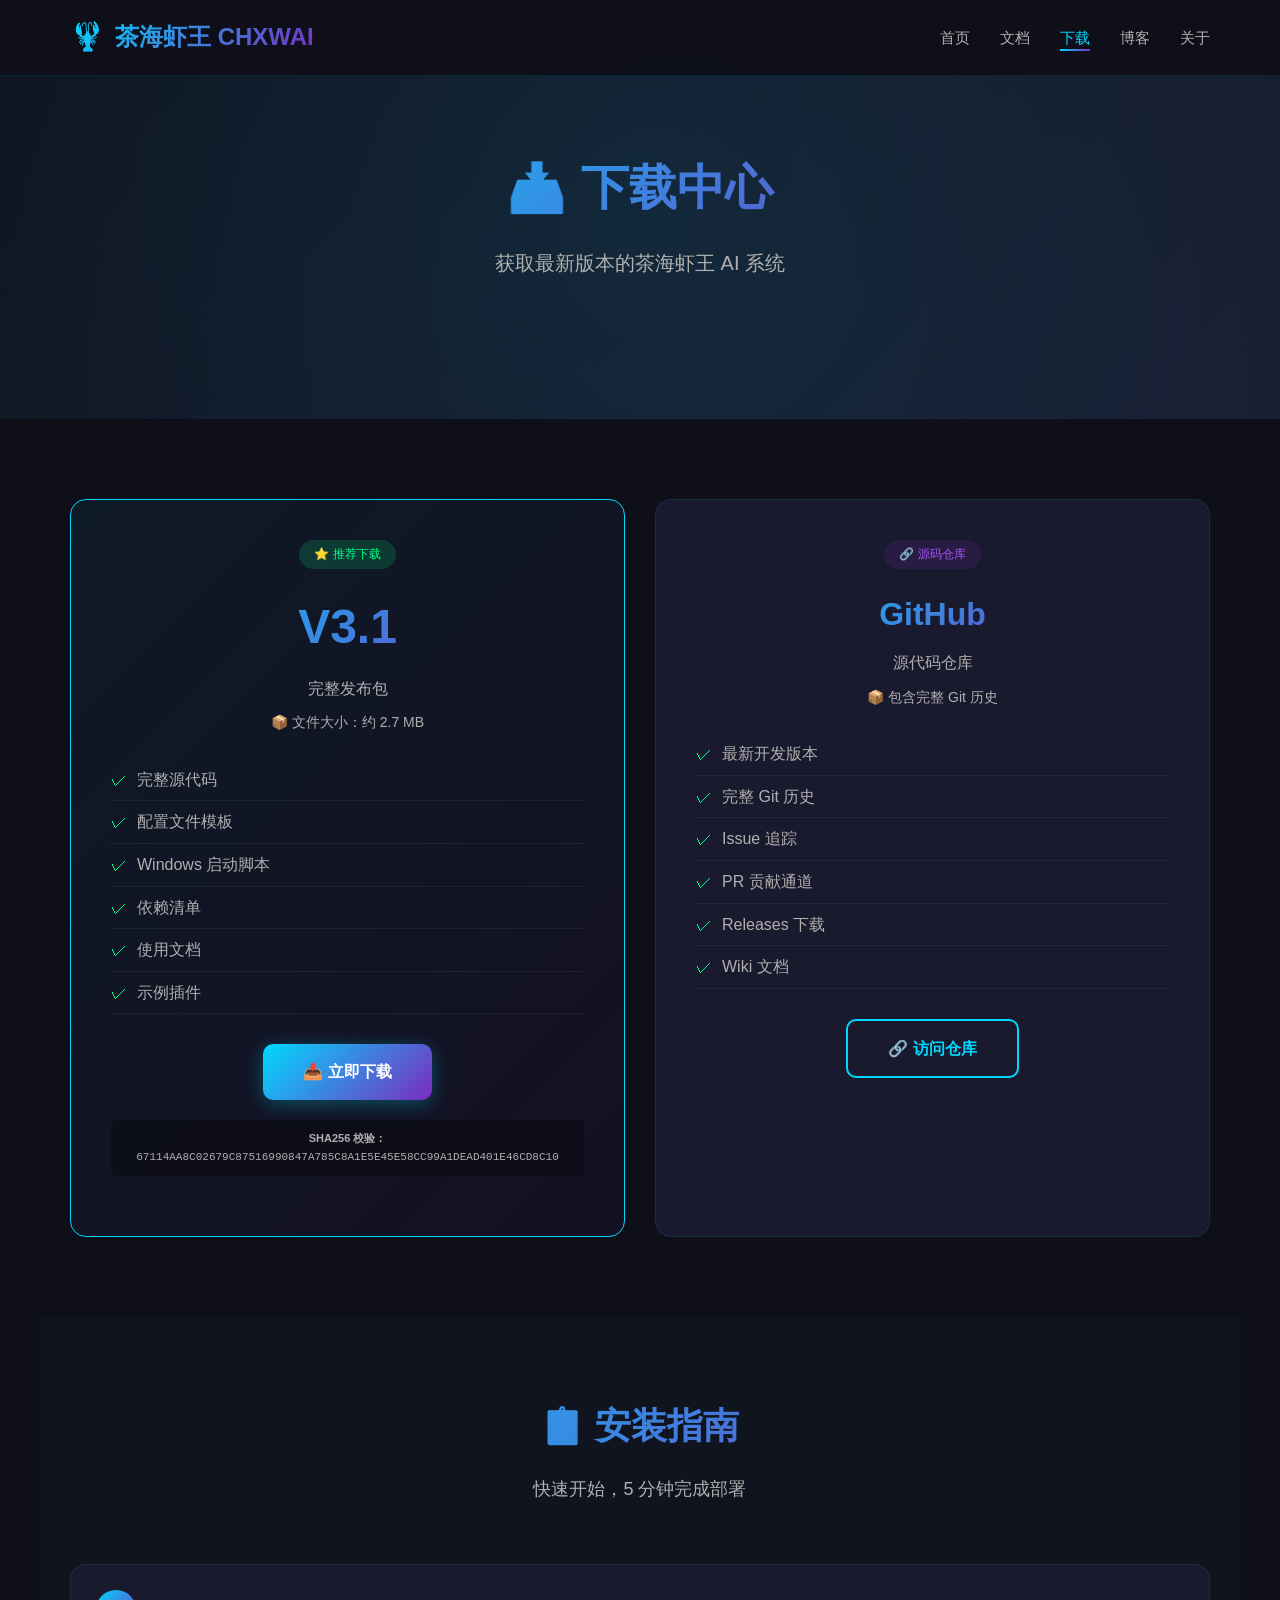
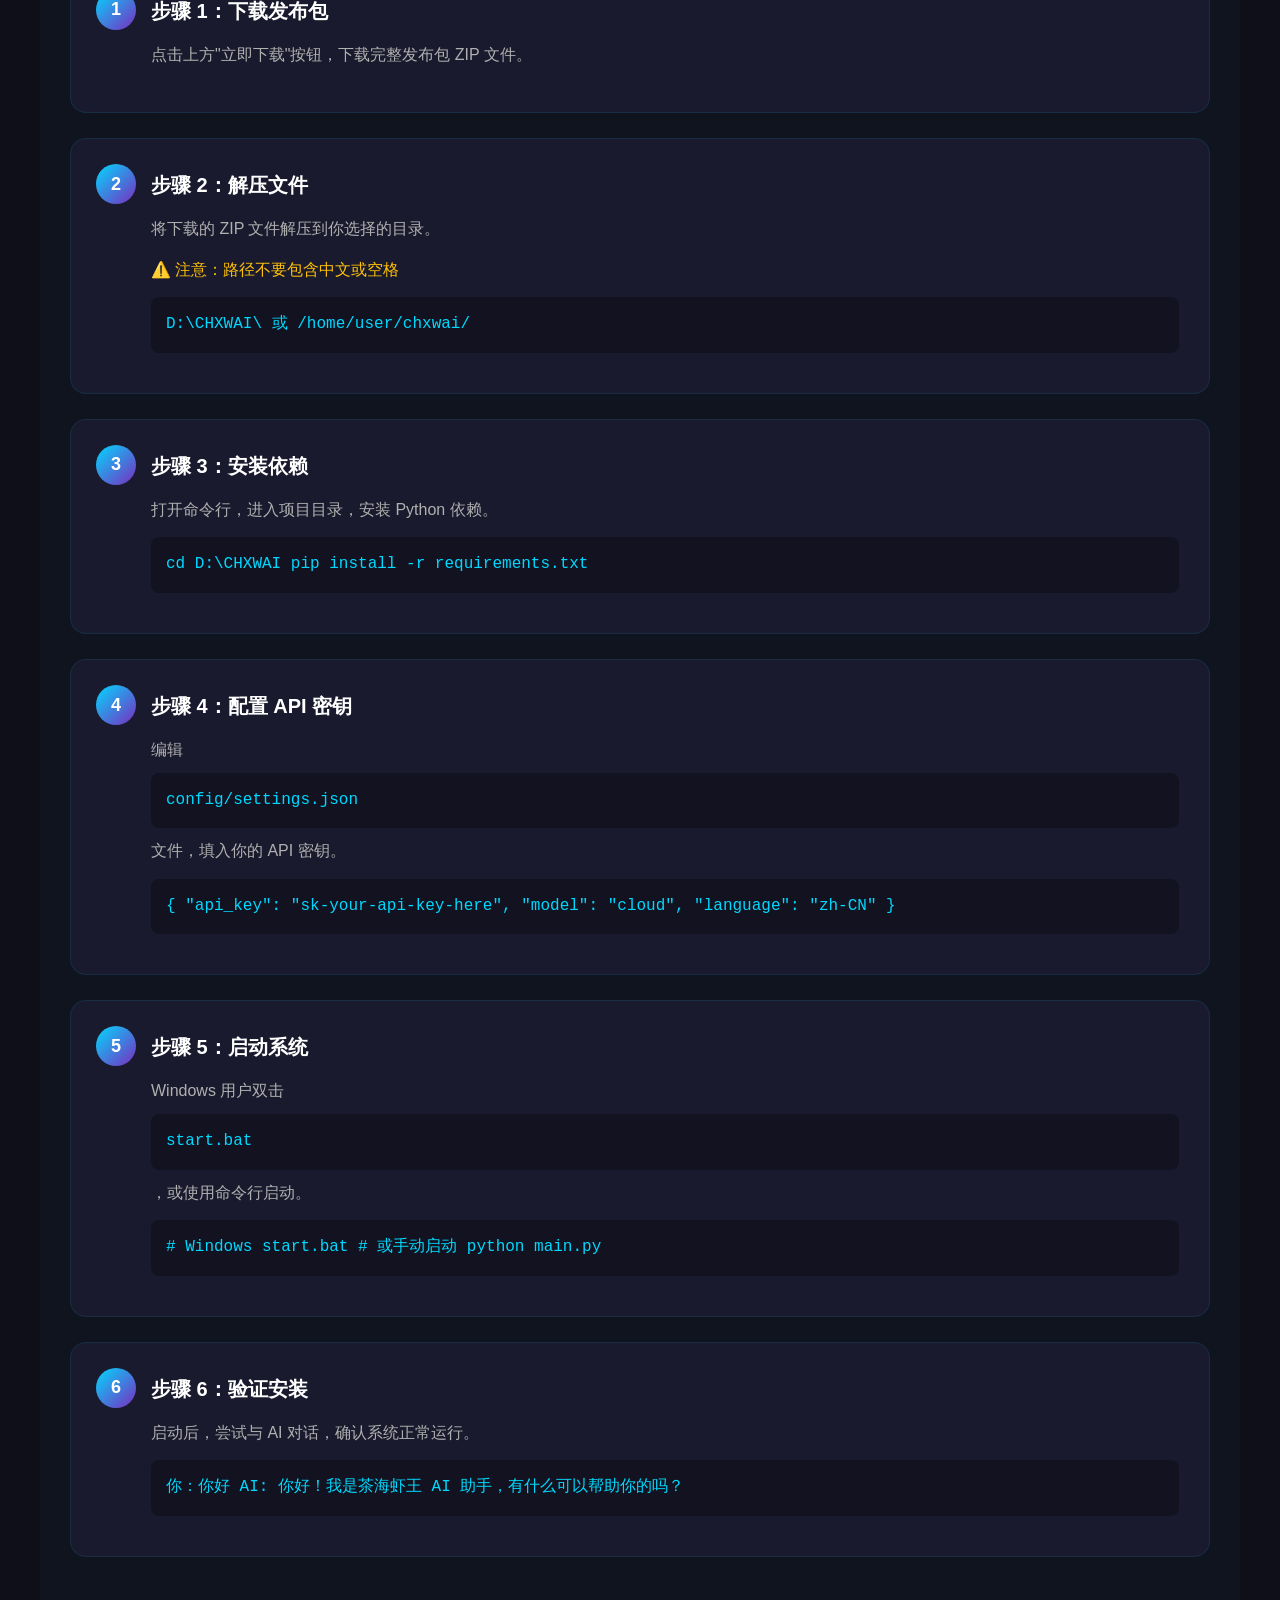
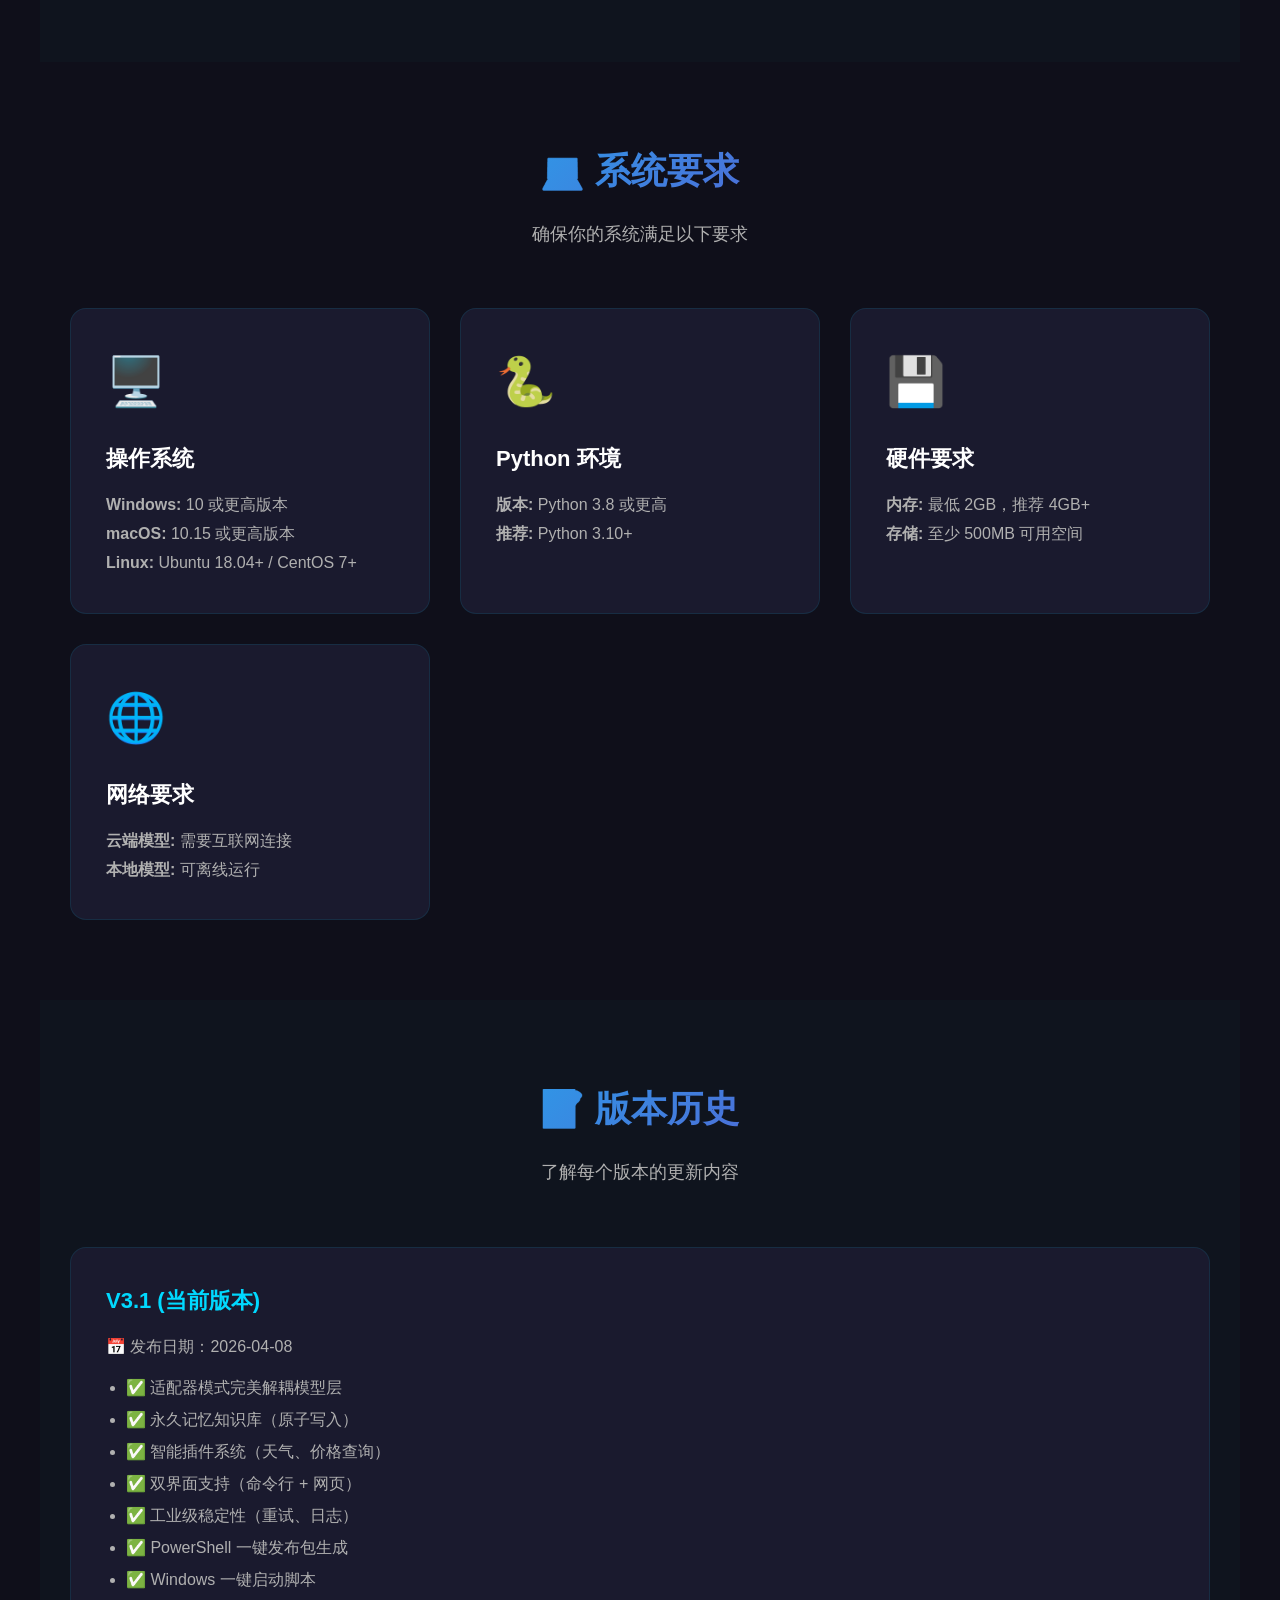
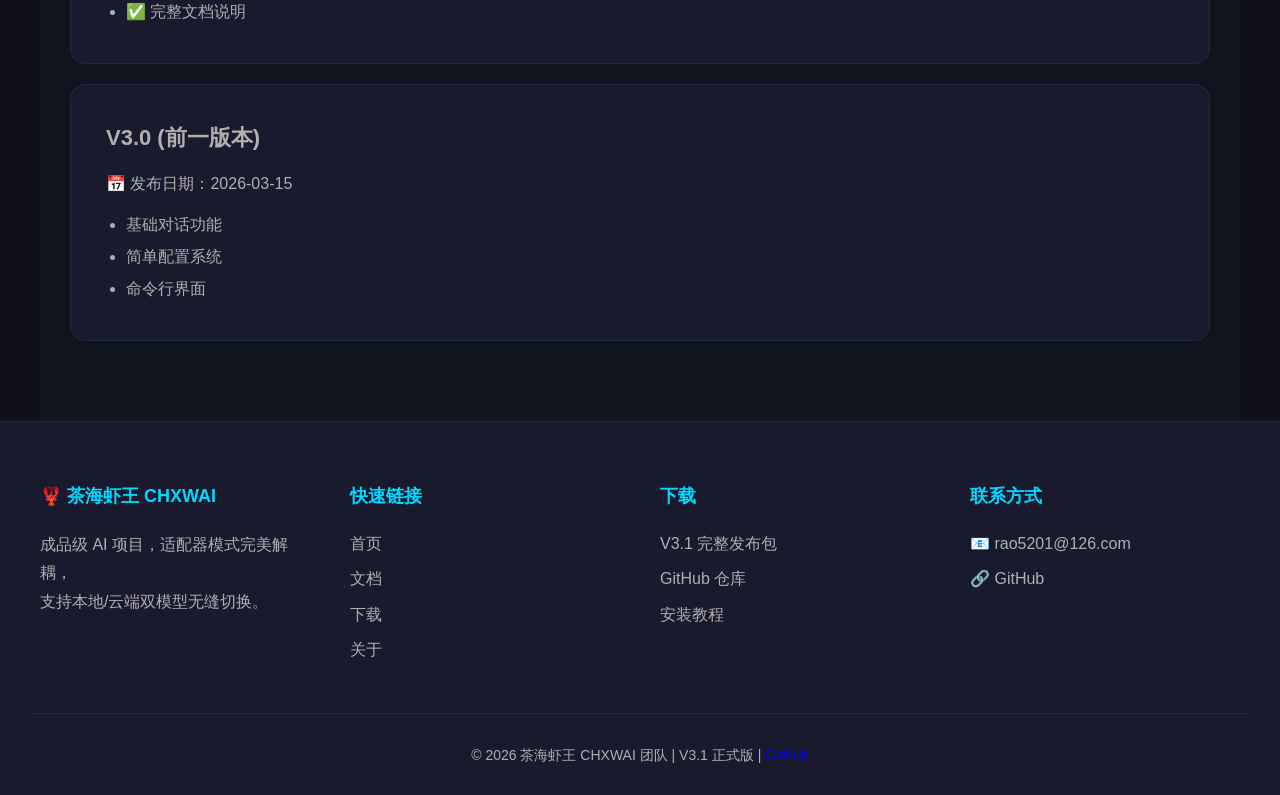
<file: download.html>
<!DOCTYPE html>
<html lang="zh-CN">
<head>
    <meta charset="UTF-8">
    <meta name="viewport" content="width=device-width, initial-scale=1.0">
    <meta name="description" content="下载茶海虾王 V3.1 - 完整发布包，包含所有必要文件和启动脚本">
    <title>下载 - 茶海虾王 V3.1</title>
    <link rel="stylesheet" href="styles.css">
</head>
<body>
    <!-- 导航栏 -->
    <nav class="navbar">
        <div class="navbar-container">
            <a href="index.html" class="logo">
                <span class="logo-icon">🦞</span>
                茶海虾王 CHXWAI
            </a>
            <button class="mobile-menu-btn" onclick="toggleMobileMenu()">☰</button>
            <ul class="nav-links" id="navLinks">
                <li><a href="index.html">首页</a></li>
                <li><a href="docs.html">文档</a></li>
                <li><a href="download.html" class="active">下载</a></li>
                <li><a href="blog.html">博客</a></li>
                <li><a href="about.html">关于</a></li>
            </ul>
        </div>
    </nav>

    <!-- 英雄区 -->
    <section class="hero">
        <div class="hero-content">
            <h1>📥 下载中心</h1>
            <p class="subtitle">获取最新版本的茶海虾王 AI 系统</p>
        </div>
    </section>

    <!-- 下载卡片 -->
    <section class="container">
        <div class="download-cards">
            <!-- 主发布包 -->
            <div class="download-card featured">
                <span class="tag">⭐ 推荐下载</span>
                <div class="version">V3.1</div>
                <p style="color: var(--text-secondary); margin-bottom: 10px;">完整发布包</p>
                <p class="size">📦 文件大小：约 2.7 MB</p>
                
                <ul class="features-list">
                    <li>完整源代码</li>
                    <li>配置文件模板</li>
                    <li>Windows 启动脚本</li>
                    <li>依赖清单</li>
                    <li>使用文档</li>
                    <li>示例插件</li>
                </ul>
                
                <a href="茶海虾王 V3.1_完整发布包.zip" class="btn btn-primary" download>
                    📥 立即下载
                </a>
                
                <div class="hash" style="margin-top: 20px;">
                    <strong>SHA256 校验：</strong><br>
                    67114AA8C02679C87516990847A785C8A1E5E45E58CC99A1DEAD401E46CD8C10
                </div>
            </div>
            
            <!-- GitHub 仓库 -->
            <div class="download-card">
                <span class="tag" style="background: rgba(123, 44, 191, 0.15); color: #a855f7;">🔗 源码仓库</span>
                <div class="version" style="font-size: 32px;">GitHub</div>
                <p style="color: var(--text-secondary); margin-bottom: 10px;">源代码仓库</p>
                <p class="size">📦 包含完整 Git 历史</p>
                
                <ul class="features-list">
                    <li>最新开发版本</li>
                    <li>完整 Git 历史</li>
                    <li>Issue 追踪</li>
                    <li>PR 贡献通道</li>
                    <li>Releases 下载</li>
                    <li>Wiki 文档</li>
                </ul>
                
                <a href="https://github.com/rao5201/CHXWAI" class="btn btn-secondary" target="_blank">
                    🔗 访问仓库
                </a>
            </div>
        </div>
    </section>

    <!-- 安装指南 -->
    <section class="container" style="background: rgba(0, 217, 255, 0.02);">
        <h2 class="section-title">📋 安装指南</h2>
        <p class="section-subtitle">快速开始，5 分钟完成部署</p>
        
        <div class="install-steps">
            <div class="install-step">
                <h3>步骤 1：下载发布包</h3>
                <p>点击上方"立即下载"按钮，下载完整发布包 ZIP 文件。</p>
            </div>
            
            <div class="install-step">
                <h3>步骤 2：解压文件</h3>
                <p>将下载的 ZIP 文件解压到你选择的目录。</p>
                <p style="color: var(--warning);">⚠️ 注意：路径不要包含中文或空格</p>
                <code>D:\CHXWAI\  或  /home/user/chxwai/</code>
            </div>
            
            <div class="install-step">
                <h3>步骤 3：安装依赖</h3>
                <p>打开命令行，进入项目目录，安装 Python 依赖。</p>
                <code>cd D:\CHXWAI
pip install -r requirements.txt</code>
            </div>
            
            <div class="install-step">
                <h3>步骤 4：配置 API 密钥</h3>
                <p>编辑 <code>config/settings.json</code> 文件，填入你的 API 密钥。</p>
                <code>{
  "api_key": "sk-your-api-key-here",
  "model": "cloud",
  "language": "zh-CN"
}</code>
            </div>
            
            <div class="install-step">
                <h3>步骤 5：启动系统</h3>
                <p>Windows 用户双击 <code>start.bat</code>，或使用命令行启动。</p>
                <code># Windows
start.bat

# 或手动启动
python main.py</code>
            </div>
            
            <div class="install-step">
                <h3>步骤 6：验证安装</h3>
                <p>启动后，尝试与 AI 对话，确认系统正常运行。</p>
                <code>你：你好
AI: 你好！我是茶海虾王 AI 助手，有什么可以帮助你的吗？</code>
            </div>
        </div>
    </section>

    <!-- 系统要求 -->
    <section class="container">
        <h2 class="section-title">💻 系统要求</h2>
        <p class="section-subtitle">确保你的系统满足以下要求</p>
        
        <div class="features-grid">
            <div class="feature-card">
                <div class="icon">🖥️</div>
                <h3>操作系统</h3>
                <p style="color: var(--text-secondary); margin-top: 10px;">
                    <strong>Windows:</strong> 10 或更高版本<br>
                    <strong>macOS:</strong> 10.15 或更高版本<br>
                    <strong>Linux:</strong> Ubuntu 18.04+ / CentOS 7+
                </p>
            </div>
            
            <div class="feature-card">
                <div class="icon">🐍</div>
                <h3>Python 环境</h3>
                <p style="color: var(--text-secondary); margin-top: 10px;">
                    <strong>版本:</strong> Python 3.8 或更高<br>
                    <strong>推荐:</strong> Python 3.10+
                </p>
            </div>
            
            <div class="feature-card">
                <div class="icon">💾</div>
                <h3>硬件要求</h3>
                <p style="color: var(--text-secondary); margin-top: 10px;">
                    <strong>内存:</strong> 最低 2GB，推荐 4GB+<br>
                    <strong>存储:</strong> 至少 500MB 可用空间
                </p>
            </div>
            
            <div class="feature-card">
                <div class="icon">🌐</div>
                <h3>网络要求</h3>
                <p style="color: var(--text-secondary); margin-top: 10px;">
                    <strong>云端模型:</strong> 需要互联网连接<br>
                    <strong>本地模型:</strong> 可离线运行
                </p>
            </div>
        </div>
    </section>

    <!-- 版本历史 -->
    <section class="container" style="background: rgba(0, 217, 255, 0.02);">
        <h2 class="section-title">📝 版本历史</h2>
        <p class="section-subtitle">了解每个版本的更新内容</p>
        
        <div class="feature-card mb-20">
            <h3 style="color: var(--primary-color);">V3.1 (当前版本)</h3>
            <p style="color: var(--text-secondary); margin: 10px 0;">📅 发布日期：2026-04-08</p>
            <ul style="color: var(--text-secondary); margin-left: 20px; line-height: 2;">
                <li>✅ 适配器模式完美解耦模型层</li>
                <li>✅ 永久记忆知识库（原子写入）</li>
                <li>✅ 智能插件系统（天气、价格查询）</li>
                <li>✅ 双界面支持（命令行 + 网页）</li>
                <li>✅ 工业级稳定性（重试、日志）</li>
                <li>✅ PowerShell 一键发布包生成</li>
                <li>✅ Windows 一键启动脚本</li>
                <li>✅ 完整文档说明</li>
            </ul>
        </div>
        
        <div class="feature-card">
            <h3 style="color: var(--text-secondary);">V3.0 (前一版本)</h3>
            <p style="color: var(--text-secondary); margin: 10px 0;">📅 发布日期：2026-03-15</p>
            <ul style="color: var(--text-secondary); margin-left: 20px; line-height: 2;">
                <li>基础对话功能</li>
                <li>简单配置系统</li>
                <li>命令行界面</li>
            </ul>
        </div>
    </section>

    <!-- 页脚 -->
    <footer class="footer">
        <div class="footer-content">
            <div class="footer-section">
                <h4>🦞 茶海虾王 CHXWAI</h4>
                <p style="color: var(--text-secondary); line-height: 1.8;">
                    成品级 AI 项目，适配器模式完美解耦，<br>
                    支持本地/云端双模型无缝切换。
                </p>
            </div>
            <div class="footer-section">
                <h4>快速链接</h4>
                <ul>
                    <li><a href="index.html">首页</a></li>
                    <li><a href="docs.html">文档</a></li>
                    <li><a href="download.html">下载</a></li>
                    <li><a href="about.html">关于</a></li>
                </ul>
            </div>
            <div class="footer-section">
                <h4>下载</h4>
                <ul>
                    <li><a href="#">V3.1 完整发布包</a></li>
                    <li><a href="https://github.com/rao5201/CHXWAI" target="_blank">GitHub 仓库</a></li>
                    <li><a href="docs.html#install">安装教程</a></li>
                </ul>
            </div>
            <div class="footer-section">
                <h4>联系方式</h4>
                <ul>
                    <li><a href="mailto:rao5201@126.com">📧 rao5201@126.com</a></li>
                    <li><a href="https://github.com/rao5201/CHXWAI" target="_blank">🔗 GitHub</a></li>
                </ul>
            </div>
        </div>
        <div class="footer-bottom">
            <p>© 2026 茶海虾王 CHXWAI 团队 | V3.1 正式版 | 
            <a href="https://github.com/rao5201/CHXWAI" target="_blank">GitHub</a></p>
        </div>
    </footer>

    <script src="script.js"></script>
</body>
</html>
</file>
<file: styles.css>
/* CHXWAI 茶海虾王 V3.1 - 官网主样式表 */

/* ===== CSS 变量定义 ===== */
:root {
    --primary-color: #00d9ff;
    --secondary-color: #7b2cbf;
    --accent-color: #f72585;
    --dark-bg: #0f0f1a;
    --card-bg: #1a1a2e;
    --text-primary: #ffffff;
    --text-secondary: #b0b0b0;
    --success: #00ff88;
    --warning: #ffc107;
    --gradient-main: linear-gradient(135deg, #00d9ff 0%, #7b2cbf 100%);
    --gradient-dark: linear-gradient(135deg, #0f0f1a 0%, #1a1a2e 100%);
    --shadow-card: 0 8px 32px rgba(0, 217, 255, 0.1);
    --shadow-hover: 0 12px 48px rgba(0, 217, 255, 0.2);
}

/* ===== 全局样式重置 ===== */
* {
    margin: 0;
    padding: 0;
    box-sizing: border-box;
    font-family: "PingFang SC", "Microsoft YaHei", "Segoe UI", Arial, sans-serif;
}

html {
    scroll-behavior: smooth;
}

body {
    background: var(--dark-bg);
    color: var(--text-primary);
    line-height: 1.6;
    min-height: 100vh;
}

/* ===== 导航栏 ===== */
.navbar {
    background: rgba(15, 15, 26, 0.95);
    backdrop-filter: blur(10px);
    position: fixed;
    top: 0;
    left: 0;
    right: 0;
    z-index: 1000;
    border-bottom: 1px solid rgba(0, 217, 255, 0.1);
}

.navbar-container {
    max-width: 1200px;
    margin: 0 auto;
    padding: 15px 30px;
    display: flex;
    justify-content: space-between;
    align-items: center;
}

.navbar .logo {
    font-size: 24px;
    font-weight: bold;
    background: var(--gradient-main);
    -webkit-background-clip: text;
    -webkit-text-fill-color: transparent;
    background-clip: text;
    text-decoration: none;
    display: flex;
    align-items: center;
    gap: 10px;
}

.navbar .logo-icon {
    font-size: 28px;
}

.nav-links {
    display: flex;
    list-style: none;
    gap: 30px;
}

.nav-links a {
    color: var(--text-secondary);
    text-decoration: none;
    font-size: 15px;
    transition: all 0.3s ease;
    position: relative;
    padding: 5px 0;
}

.nav-links a::after {
    content: '';
    position: absolute;
    bottom: 0;
    left: 0;
    width: 0;
    height: 2px;
    background: var(--gradient-main);
    transition: width 0.3s ease;
}

.nav-links a:hover,
.nav-links a.active {
    color: var(--primary-color);
}

.nav-links a:hover::after,
.nav-links a.active::after {
    width: 100%;
}

.mobile-menu-btn {
    display: none;
    background: none;
    border: none;
    color: var(--text-primary);
    font-size: 24px;
    cursor: pointer;
}

/* ===== 英雄区 ===== */
.hero {
    padding: 150px 30px 100px;
    text-align: center;
    background: var(--gradient-dark);
    position: relative;
    overflow: hidden;
}

.hero::before {
    content: '';
    position: absolute;
    top: -50%;
    left: -50%;
    width: 200%;
    height: 200%;
    background: radial-gradient(circle, rgba(0, 217, 255, 0.1) 0%, transparent 70%);
    animation: rotate 30s linear infinite;
}

@keyframes rotate {
    from { transform: rotate(0deg); }
    to { transform: rotate(360deg); }
}

.hero-content {
    position: relative;
    z-index: 1;
    max-width: 900px;
    margin: 0 auto;
}

.hero h1 {
    font-size: 48px;
    margin-bottom: 20px;
    background: var(--gradient-main);
    -webkit-background-clip: text;
    -webkit-text-fill-color: transparent;
    background-clip: text;
}

.hero .subtitle {
    font-size: 20px;
    color: var(--text-secondary);
    margin-bottom: 40px;
}

.hero .version-badge {
    display: inline-block;
    background: rgba(0, 217, 255, 0.15);
    border: 1px solid var(--primary-color);
    color: var(--primary-color);
    padding: 8px 20px;
    border-radius: 25px;
    font-size: 14px;
    margin-bottom: 25px;
}

.hero-buttons {
    display: flex;
    gap: 20px;
    justify-content: center;
    flex-wrap: wrap;
}

.btn {
    display: inline-block;
    padding: 15px 40px;
    border-radius: 10px;
    text-decoration: none;
    font-weight: 600;
    font-size: 16px;
    transition: all 0.3s ease;
    cursor: pointer;
    border: none;
}

.btn-primary {
    background: var(--gradient-main);
    color: white;
    box-shadow: 0 4px 20px rgba(0, 217, 255, 0.3);
}

.btn-primary:hover {
    transform: translateY(-3px);
    box-shadow: 0 8px 30px rgba(0, 217, 255, 0.4);
}

.btn-secondary {
    background: transparent;
    color: var(--primary-color);
    border: 2px solid var(--primary-color);
}

.btn-secondary:hover {
    background: rgba(0, 217, 255, 0.1);
}

/* ===== 通用容器 ===== */
.container {
    max-width: 1200px;
    margin: 0 auto;
    padding: 80px 30px;
}

/* ===== 章节标题 ===== */
.section-title {
    font-size: 36px;
    text-align: center;
    margin-bottom: 60px;
    background: var(--gradient-main);
    -webkit-background-clip: text;
    -webkit-text-fill-color: transparent;
    background-clip: text;
}

.section-subtitle {
    text-align: center;
    color: var(--text-secondary);
    font-size: 18px;
    margin-top: -40px;
    margin-bottom: 60px;
}

/* ===== 特性卡片 ===== */
.features-grid {
    display: grid;
    grid-template-columns: repeat(auto-fit, minmax(280px, 1fr));
    gap: 30px;
}

.feature-card {
    background: var(--card-bg);
    border-radius: 16px;
    padding: 35px;
    border: 1px solid rgba(0, 217, 255, 0.1);
    transition: all 0.3s ease;
}

.feature-card:hover {
    transform: translateY(-8px);
    border-color: var(--primary-color);
    box-shadow: var(--shadow-hover);
}

.feature-card .icon {
    font-size: 48px;
    margin-bottom: 20px;
}

.feature-card h3 {
    font-size: 22px;
    margin-bottom: 15px;
    color: var(--text-primary);
}

.feature-card p {
    color: var(--text-secondary);
    line-height: 1.8;
}

/* ===== 截图展示区 ===== */
.screenshots-grid {
    display: grid;
    grid-template-columns: repeat(auto-fit, minmax(400px, 1fr));
    gap: 30px;
}

.screenshot-card {
    background: var(--card-bg);
    border-radius: 16px;
    overflow: hidden;
    border: 1px solid rgba(0, 217, 255, 0.1);
    transition: all 0.3s ease;
}

.screenshot-card:hover {
    transform: scale(1.02);
    border-color: var(--primary-color);
    box-shadow: var(--shadow-hover);
}

.screenshot-card img {
    width: 100%;
    height: auto;
    display: block;
}

.screenshot-card .caption {
    padding: 20px;
    text-align: center;
    color: var(--text-secondary);
    font-size: 14px;
}

.screenshot-placeholder {
    width: 100%;
    height: 300px;
    background: linear-gradient(135deg, rgba(0, 217, 255, 0.1) 0%, rgba(123, 44, 191, 0.1) 100%);
    display: flex;
    align-items: center;
    justify-content: center;
    color: var(--text-secondary);
    font-size: 16px;
}

/* ===== 架构展示 ===== */
.architecture-diagram {
    background: var(--card-bg);
    border-radius: 16px;
    padding: 40px;
    border: 1px solid rgba(0, 217, 255, 0.1);
    margin-bottom: 40px;
}

.arch-layer {
    background: rgba(0, 217, 255, 0.05);
    border: 1px solid rgba(0, 217, 255, 0.2);
    border-radius: 12px;
    padding: 20px;
    margin-bottom: 20px;
}

.arch-layer h4 {
    color: var(--primary-color);
    margin-bottom: 15px;
    font-size: 18px;
}

.arch-layer ul {
    list-style: none;
    padding-left: 20px;
}

.arch-layer li {
    color: var(--text-secondary);
    margin-bottom: 8px;
    position: relative;
}

.arch-layer li::before {
    content: '▸';
    position: absolute;
    left: -20px;
    color: var(--primary-color);
}

/* ===== 安装步骤 ===== */
.install-steps {
    counter-reset: step;
}

.install-step {
    background: var(--card-bg);
    border-radius: 16px;
    padding: 30px;
    margin-bottom: 25px;
    border: 1px solid rgba(0, 217, 255, 0.1);
    position: relative;
    padding-left: 80px;
}

.install-step::before {
    counter-increment: step;
    content: counter(step);
    position: absolute;
    left: 25px;
    top: 25px;
    width: 40px;
    height: 40px;
    background: var(--gradient-main);
    border-radius: 50%;
    display: flex;
    align-items: center;
    justify-content: center;
    font-weight: bold;
    font-size: 18px;
}

.install-step h3 {
    font-size: 20px;
    margin-bottom: 15px;
    color: var(--text-primary);
}

.install-step p {
    color: var(--text-secondary);
    margin-bottom: 15px;
}

.install-step code {
    display: block;
    background: rgba(0, 0, 0, 0.3);
    padding: 15px;
    border-radius: 8px;
    font-family: "Consolas", "Monaco", monospace;
    color: var(--primary-color);
    overflow-x: auto;
    margin: 10px 0;
}

/* ===== 下载卡片 ===== */
.download-cards {
    display: grid;
    grid-template-columns: repeat(auto-fit, minmax(350px, 1fr));
    gap: 30px;
}

.download-card {
    background: var(--card-bg);
    border-radius: 16px;
    padding: 40px;
    border: 1px solid rgba(0, 217, 255, 0.1);
    text-align: center;
    transition: all 0.3s ease;
}

.download-card:hover {
    border-color: var(--primary-color);
    box-shadow: var(--shadow-hover);
}

.download-card.featured {
    border-color: var(--primary-color);
    background: linear-gradient(135deg, rgba(0, 217, 255, 0.05) 0%, rgba(123, 44, 191, 0.05) 100%);
}

.download-card .version {
    font-size: 48px;
    font-weight: bold;
    background: var(--gradient-main);
    -webkit-background-clip: text;
    -webkit-text-fill-color: transparent;
    background-clip: text;
    margin-bottom: 10px;
}

.download-card .tag {
    display: inline-block;
    background: rgba(0, 255, 136, 0.15);
    color: var(--success);
    padding: 5px 15px;
    border-radius: 20px;
    font-size: 12px;
    margin-bottom: 20px;
}

.download-card .size {
    color: var(--text-secondary);
    font-size: 14px;
    margin-bottom: 25px;
}

.download-card .features-list {
    list-style: none;
    text-align: left;
    margin-bottom: 30px;
}

.download-card .features-list li {
    color: var(--text-secondary);
    padding: 8px 0;
    border-bottom: 1px solid rgba(255, 255, 255, 0.05);
}

.download-card .features-list li::before {
    content: '✓';
    color: var(--success);
    margin-right: 10px;
}

.download-card .hash {
    background: rgba(0, 0, 0, 0.3);
    padding: 10px;
    border-radius: 6px;
    font-family: monospace;
    font-size: 11px;
    color: var(--text-secondary);
    word-break: break-all;
    margin-bottom: 20px;
}

/* ===== 关于团队 ===== */
.team-grid {
    display: grid;
    grid-template-columns: repeat(auto-fit, minmax(250px, 1fr));
    gap: 30px;
}

.team-card {
    background: var(--card-bg);
    border-radius: 16px;
    padding: 30px;
    text-align: center;
    border: 1px solid rgba(0, 217, 255, 0.1);
    transition: all 0.3s ease;
}

.team-card:hover {
    border-color: var(--primary-color);
    box-shadow: var(--shadow-hover);
}

.team-card .avatar {
    width: 100px;
    height: 100px;
    border-radius: 50%;
    background: var(--gradient-main);
    margin: 0 auto 20px;
    display: flex;
    align-items: center;
    justify-content: center;
    font-size: 40px;
}

.team-card h3 {
    font-size: 20px;
    margin-bottom: 8px;
}

.team-card .role {
    color: var(--primary-color);
    font-size: 14px;
    margin-bottom: 15px;
}

.team-card p {
    color: var(--text-secondary);
    font-size: 14px;
    line-height: 1.8;
}

/* ===== 时间线 ===== */
.timeline {
    position: relative;
    max-width: 800px;
    margin: 0 auto;
}

.timeline::before {
    content: '';
    position: absolute;
    left: 50%;
    transform: translateX(-50%);
    width: 2px;
    height: 100%;
    background: var(--gradient-main);
}

.timeline-item {
    display: flex;
    justify-content: flex-end;
    padding-right: 50px;
    position: relative;
    margin-bottom: 40px;
    width: 50%;
}

.timeline-item:nth-child(even) {
    justify-content: flex-start;
    padding-right: 0;
    padding-left: 50px;
    margin-left: 50%;
}

.timeline-item::before {
    content: '';
    position: absolute;
    right: -8px;
    top: 0;
    width: 16px;
    height: 16px;
    background: var(--primary-color);
    border-radius: 50%;
    border: 3px solid var(--dark-bg);
}

.timeline-item:nth-child(even)::before {
    left: -8px;
    right: auto;
}

.timeline-content {
    background: var(--card-bg);
    padding: 20px;
    border-radius: 12px;
    border: 1px solid rgba(0, 217, 255, 0.1);
    max-width: 350px;
}

.timeline-content h4 {
    color: var(--primary-color);
    margin-bottom: 8px;
}

.timeline-content p {
    color: var(--text-secondary);
    font-size: 14px;
}

/* ===== 页脚 ===== */
.footer {
    background: var(--card-bg);
    padding: 60px 30px 30px;
    border-top: 1px solid rgba(0, 217, 255, 0.1);
}

.footer-content {
    max-width: 1200px;
    margin: 0 auto;
    display: grid;
    grid-template-columns: repeat(auto-fit, minmax(250px, 1fr));
    gap: 40px;
    margin-bottom: 40px;
}

.footer-section h4 {
    color: var(--primary-color);
    margin-bottom: 20px;
    font-size: 18px;
}

.footer-section ul {
    list-style: none;
}

.footer-section ul li {
    margin-bottom: 10px;
}

.footer-section a {
    color: var(--text-secondary);
    text-decoration: none;
    transition: color 0.3s ease;
}

.footer-section a:hover {
    color: var(--primary-color);
}

.footer-bottom {
    text-align: center;
    padding-top: 30px;
    border-top: 1px solid rgba(255, 255, 255, 0.05);
    color: var(--text-secondary);
    font-size: 14px;
}

/* ===== 响应式设计 ===== */
@media (max-width: 768px) {
    .navbar-container {
        padding: 15px 20px;
    }
    
    .nav-links {
        display: none;
        position: absolute;
        top: 100%;
        left: 0;
        right: 0;
        background: var(--dark-bg);
        flex-direction: column;
        padding: 20px;
        gap: 15px;
        border-bottom: 1px solid rgba(0, 217, 255, 0.1);
    }
    
    .nav-links.active {
        display: flex;
    }
    
    .mobile-menu-btn {
        display: block;
    }
    
    .hero {
        padding: 120px 20px 80px;
    }
    
    .hero h1 {
        font-size: 32px;
    }
    
    .hero .subtitle {
        font-size: 16px;
    }
    
    .hero-buttons {
        flex-direction: column;
        align-items: center;
    }
    
    .btn {
        width: 100%;
        max-width: 300px;
        text-align: center;
    }
    
    .container {
        padding: 60px 20px;
    }
    
    .section-title {
        font-size: 28px;
    }
    
    .screenshots-grid {
        grid-template-columns: 1fr;
    }
    
    .download-cards {
        grid-template-columns: 1fr;
    }
    
    .timeline::before {
        left: 20px;
    }
    
    .timeline-item {
        width: 100%;
        padding-right: 0;
        padding-left: 50px;
        margin-left: 0;
    }
    
    .timeline-item:nth-child(even) {
        padding-left: 50px;
        margin-left: 0;
    }
    
    .timeline-item::before {
        left: 12px;
        right: auto;
    }
    
    .timeline-item:nth-child(even)::before {
        left: 12px;
    }
    
    .install-step {
        padding-left: 70px;
    }
    
    .install-step::before {
        left: 15px;
        top: 20px;
        width: 35px;
        height: 35px;
        font-size: 16px;
    }
}

/* ===== 工具类 ===== */
.text-center { text-align: center; }
.text-gradient { 
    background: var(--gradient-main);
    -webkit-background-clip: text;
    -webkit-text-fill-color: transparent;
    background-clip: text;
}
.mt-20 { margin-top: 20px; }
.mt-40 { margin-top: 40px; }
.mb-20 { margin-bottom: 20px; }
.mb-40 { margin-bottom: 40px; }
</file>
